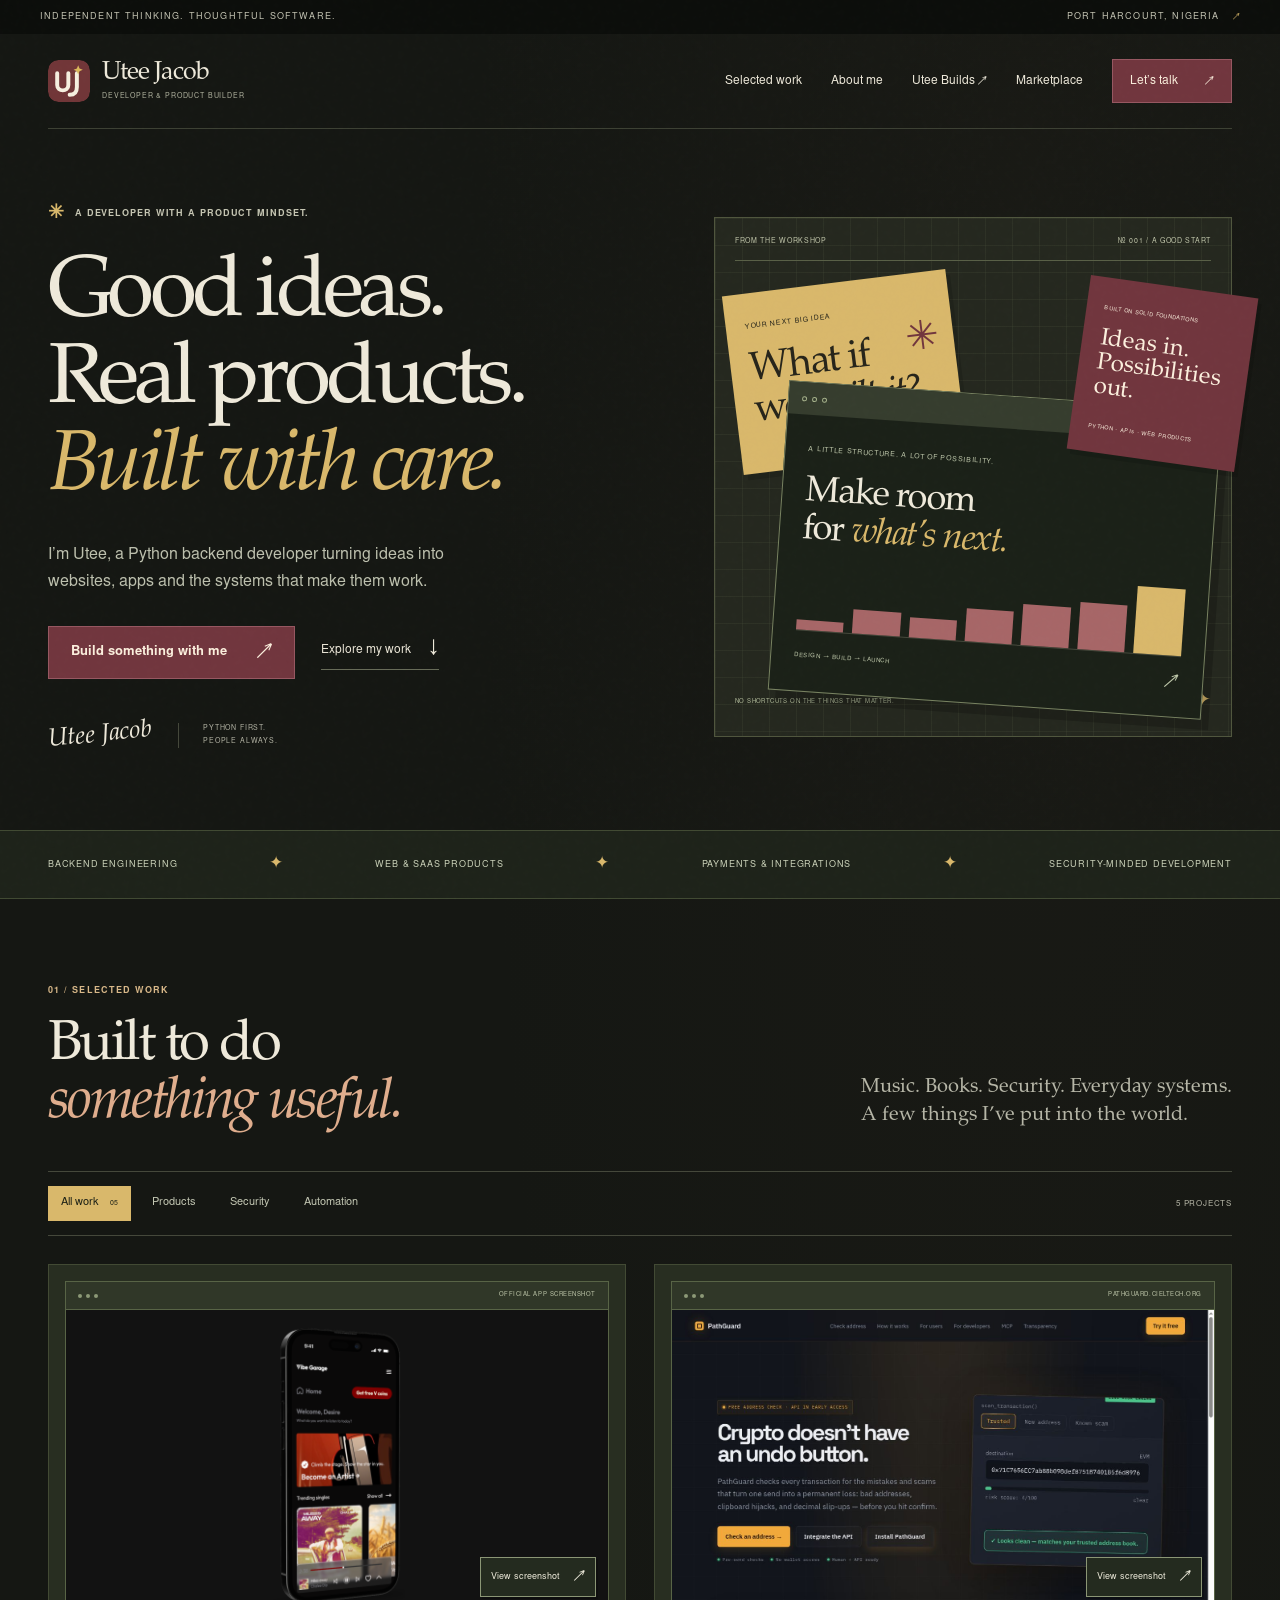
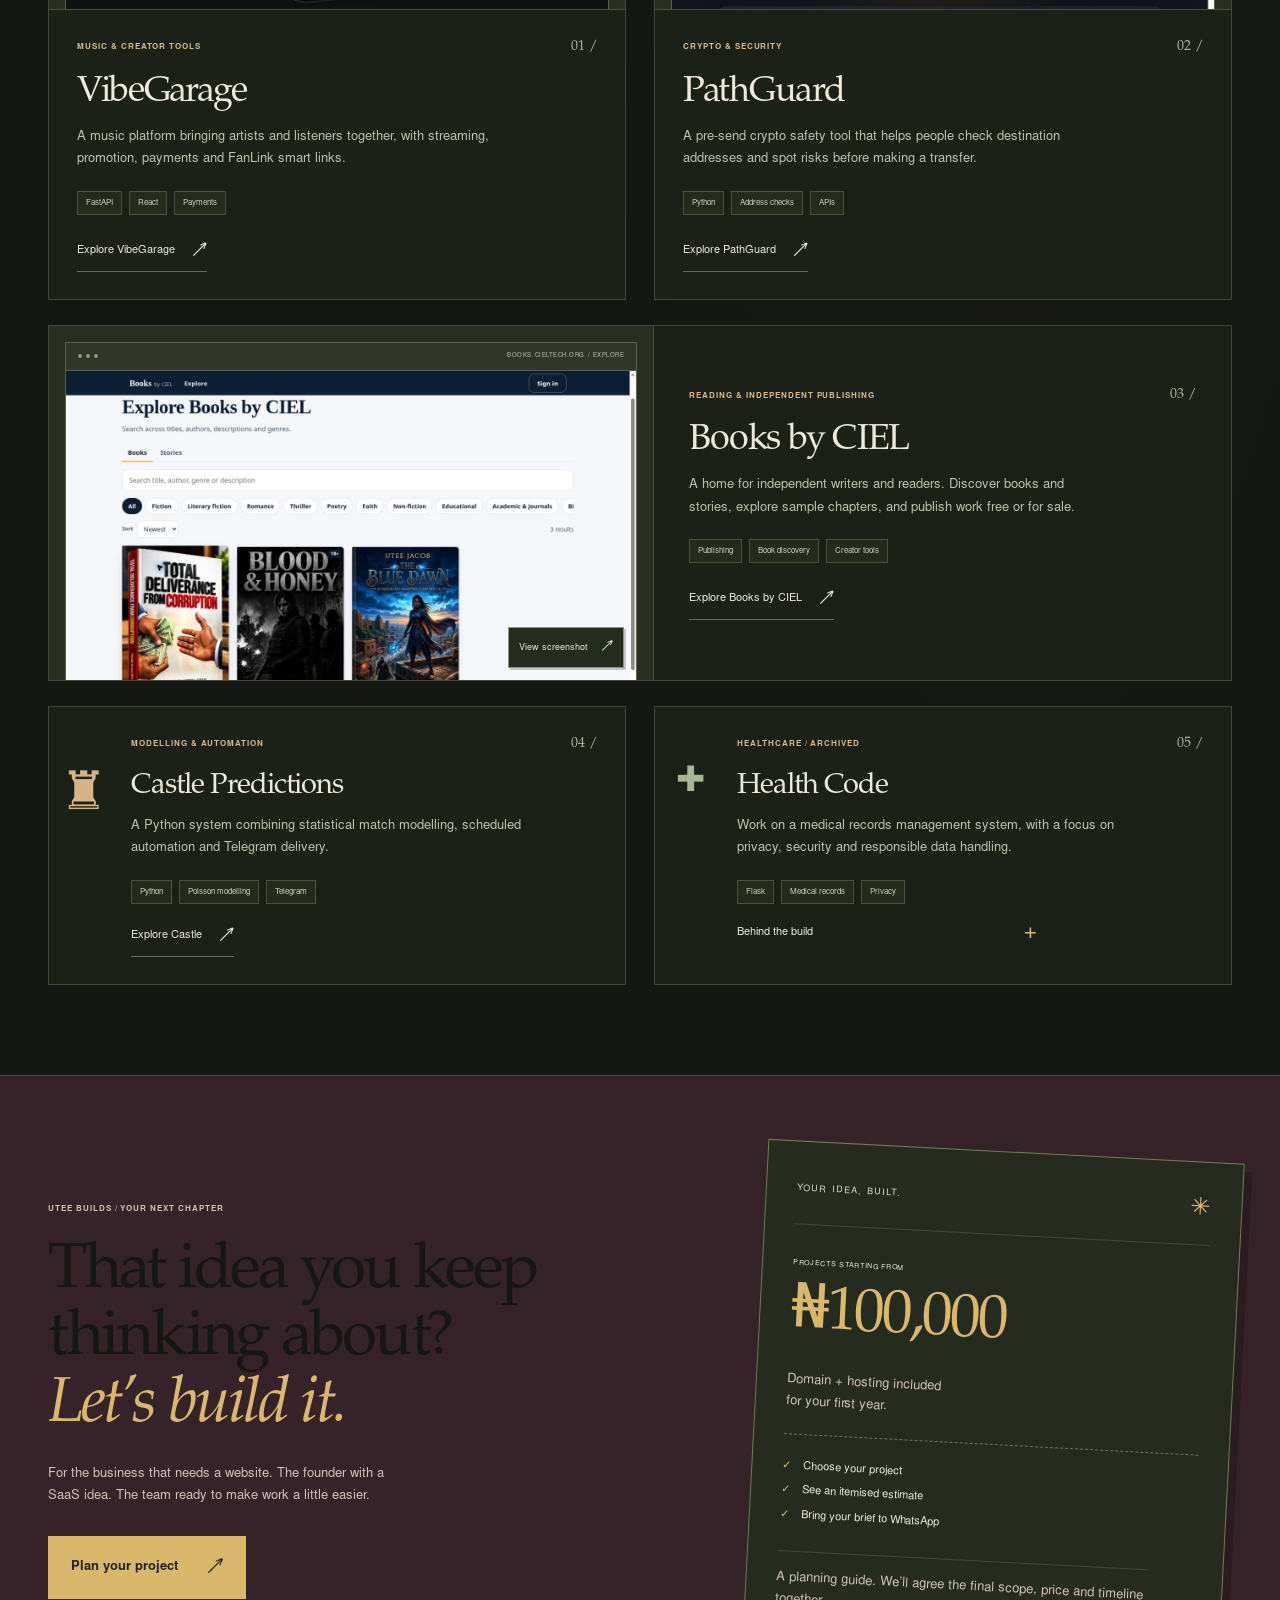
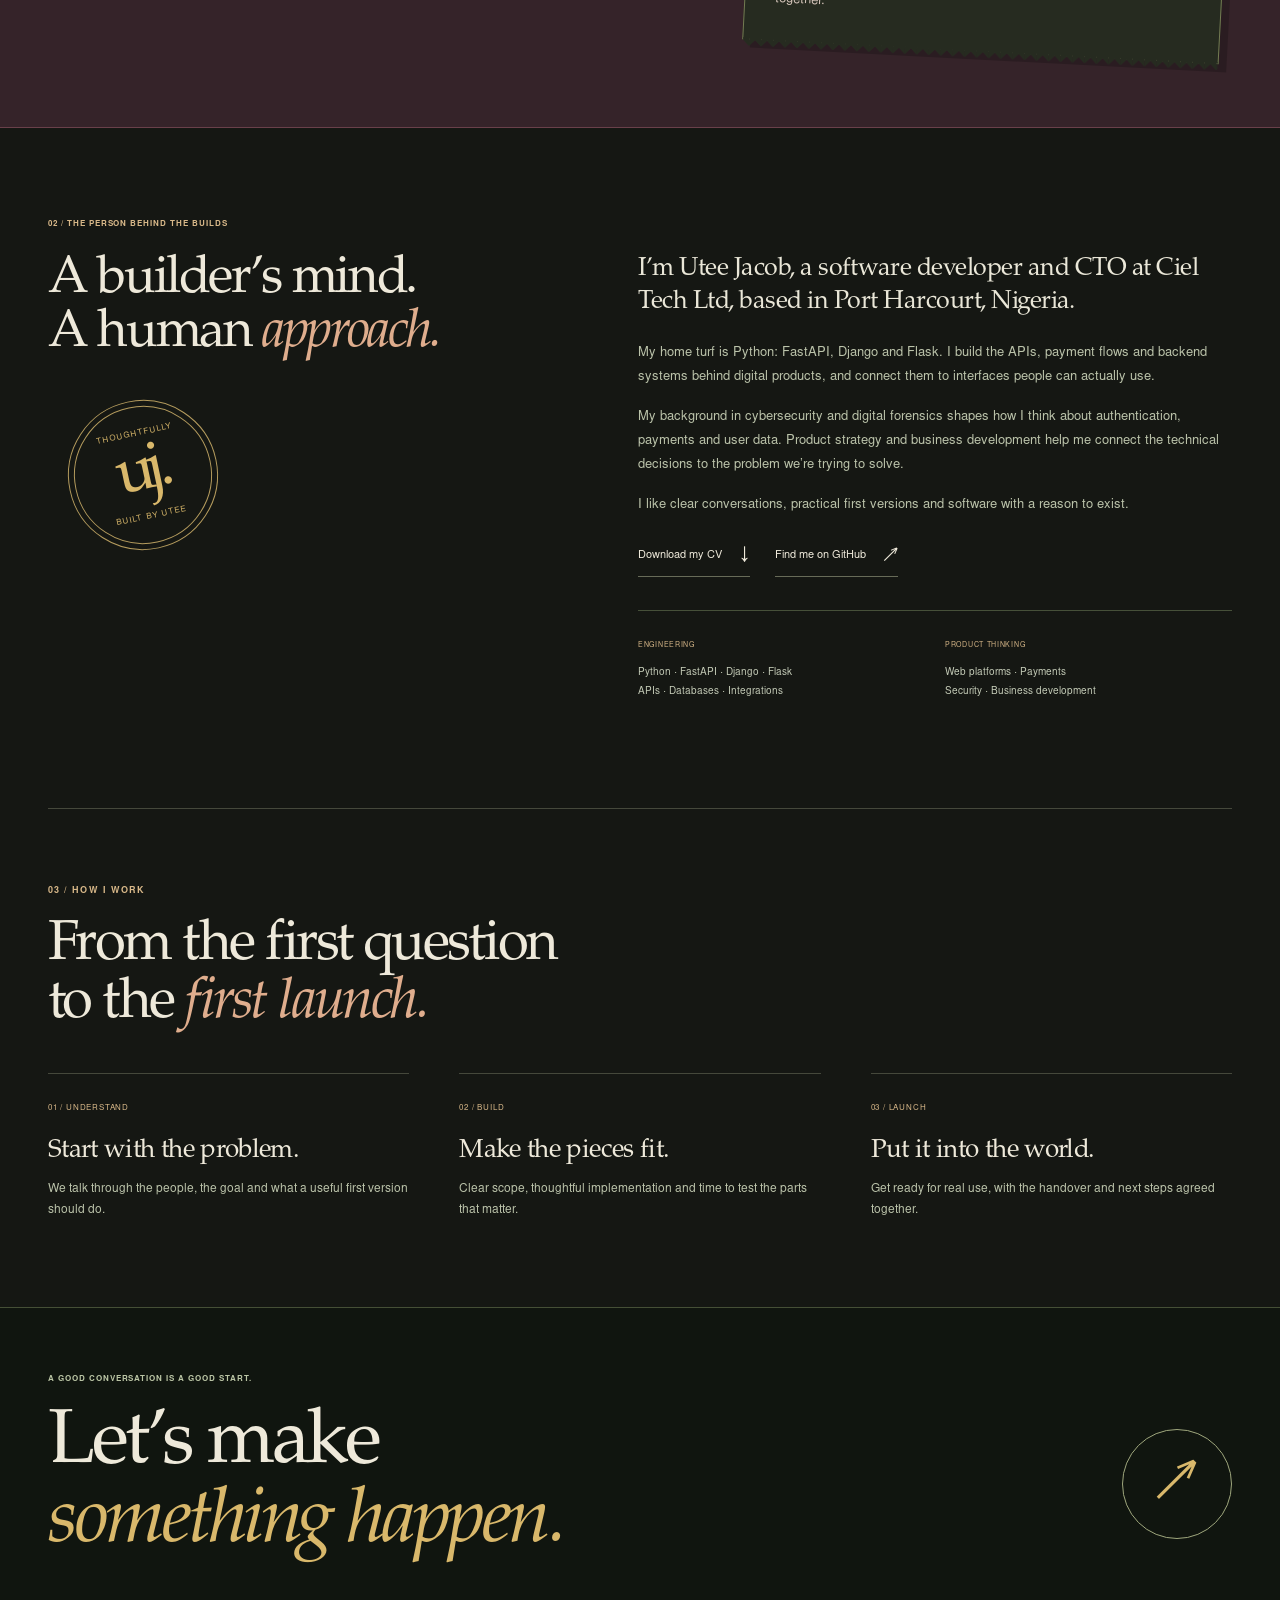
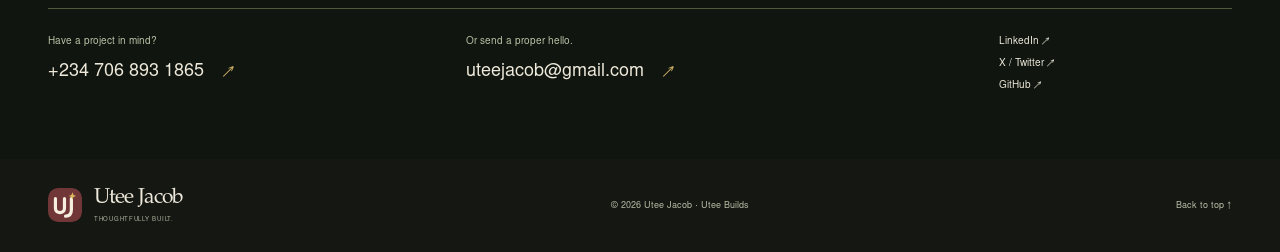
<file: index.html>
<!doctype html>
<html lang="en"><head><meta charset="utf-8"><meta name="viewport" content="width=device-width,initial-scale=1"><meta name="theme-color" content="#151713"><meta name="description" content="Utee Jacob — Python backend developer and CTO at Ciel Tech Ltd. Explore my work or plan your next website, app or SaaS product with Utee Builds."><title>Utee Jacob — Thoughtfully built.</title><meta name="author" content="Utee Jacob"><link rel="icon" href="assets/brand/favicon.svg" type="image/svg+xml"><link rel="icon" href="assets/brand/favicon-32.png" sizes="32x32"><link rel="apple-touch-icon" href="assets/brand/apple-touch-icon.png"><link rel="manifest" href="site.webmanifest"><link rel="stylesheet" href="builds/styles.css"><link rel="stylesheet" href="site.css"><script src="site.js" defer></script><link rel="stylesheet" href="dark.css">
<link rel="canonical" href="https://utee.github.io/">
<meta property="og:type" content="website">
<meta property="og:site_name" content="Utee Jacob | Utee Builds">
<meta property="og:locale" content="en_NG">
<meta property="og:title" content="Utee Jacob — Thoughtfully built.">
<meta property="og:description" content="Python backend developer and CTO at Ciel Tech Ltd. Explore my work or plan your next website, app or SaaS product.">
<meta property="og:url" content="https://utee.github.io/">
<meta property="og:image" content="https://utee.github.io/assets/social/utee-jacob-og.png">
<meta property="og:image:secure_url" content="https://utee.github.io/assets/social/utee-jacob-og.png">
<meta property="og:image:type" content="image/png">
<meta property="og:image:width" content="1200">
<meta property="og:image:height" content="630">
<meta property="og:image:alt" content="Utee Jacob — Good ideas. Real products. Built with care.">
<meta name="twitter:card" content="summary_large_image">
<meta name="twitter:site" content="@UtibeAbasiJacob">
<meta name="twitter:creator" content="@UtibeAbasiJacob">
<meta name="twitter:title" content="Utee Jacob — Thoughtfully built.">
<meta name="twitter:description" content="Python backend developer and CTO at Ciel Tech Ltd. Explore my work or plan your next website, app or SaaS product.">
<meta name="twitter:image" content="https://utee.github.io/assets/social/utee-jacob-og.png">
<meta name="twitter:image:alt" content="Utee Jacob — Good ideas. Real products. Built with care.">
</head>
<body class="portfolio-page"><a class="skip-link" href="#main">Skip to content</a><div class="studio-bar"><span>INDEPENDENT THINKING. THOUGHTFUL SOFTWARE.</span><span>PORT HARCOURT, NIGERIA <i aria-hidden="true">↗</i></span></div>
<header class="studio-header shell"><a href="./" class="studio-brand" aria-label="Utee Jacob home"><img src="assets/brand/favicon.svg" alt="" width="42" height="42"><span>Utee Jacob<small>DEVELOPER & PRODUCT BUILDER</small></span></a><button class="menu-toggle" type="button" aria-expanded="false" aria-controls="studio-nav">Menu <span aria-hidden="true">☰</span></button><nav class="studio-nav" id="studio-nav" aria-label="Main navigation"><a href="#work">Selected work</a><a href="#about">About me</a><a href="builds/">Utee Builds <span aria-hidden="true">↗</span></a><a href="marketplace/">Marketplace</a><a class="studio-nav-cta" href="#contact">Let’s talk <span aria-hidden="true">↗</span></a></nav></header>
<main id="main"><section class="portfolio-hero shell"><div class="hero-editorial"><p class="eyebrow"><span class="gold-star" aria-hidden="true">✳</span> A DEVELOPER WITH A PRODUCT MINDSET.</p><h1>Good ideas.<br>Real products.<br><em>Built with care.</em></h1><p class="hero-deck">I’m Utee, a Python backend developer turning ideas into websites, apps and the systems that make them work.</p><div class="hero-buttons"><a href="builds/" class="button primary">Build something with me <span aria-hidden="true">↗</span></a><a href="#work" class="underlined">Explore my work <span aria-hidden="true">↓</span></a></div><div class="hero-signoff"><span class="signature">Utee Jacob</span><span>PYTHON FIRST.<br>PEOPLE ALWAYS.</span></div></div>
<div class="studio-board" aria-label="Illustration of a product moving from an idea to a working system"><div class="board-top"><span>FROM THE WORKSHOP</span><span>№ 001 / A GOOD START</span></div><div class="board-note"><span>YOUR NEXT BIG IDEA</span><p>What if<br>we <em>built it?</em></p><span class="note-star" aria-hidden="true">✳</span></div><div class="window-study"><div class="window-top"><span><i></i><i></i><i></i></span><span>idea → product</span></div><div class="window-body"><span class="micro-label">A LITTLE STRUCTURE. A LOT OF POSSIBILITY.</span><div class="study-title">Make room<br>for <em>what’s next.</em></div><div class="study-chart" aria-hidden="true"><i></i><i></i><i></i><i></i><i></i><i></i><i></i></div><div class="study-bottom"><span>DESIGN → BUILD → LAUNCH</span><b>↗</b></div></div></div><div class="board-ticket"><span>BUILT ON SOLID FOUNDATIONS</span><strong>Ideas in.<br>Possibilities out.</strong><span>PYTHON · APIs · WEB PRODUCTS</span></div><div class="board-caption"><span>NO SHORTCUTS ON THE THINGS THAT MATTER.</span><span aria-hidden="true">✦</span></div></div></section>
<div class="specialties"><div class="shell"><span>BACKEND ENGINEERING</span><i>✦</i><span>WEB & SAAS PRODUCTS</span><i>✦</i><span>PAYMENTS & INTEGRATIONS</span><i>✦</i><span>SECURITY-MINDED DEVELOPMENT</span></div></div>
<section class="work-section shell" id="work" aria-labelledby="work-title"><div class="editorial-heading"><div><p class="eyebrow">01 / SELECTED WORK</p><h2 id="work-title">Built to do<br><em>something useful.</em></h2></div><p>Music. Books. Security. Everyday systems. <br>A few things I’ve put into the world.</p></div><div class="work-toolbar"><div class="work-filters" role="group" aria-label="Filter projects"><button type="button" data-filter="all" aria-pressed="true">All work <span>05</span></button><button type="button" data-filter="products" aria-pressed="false">Products</button><button type="button" data-filter="security" aria-pressed="false">Security</button><button type="button" data-filter="automation" aria-pressed="false">Automation</button></div><span class="micro-label" id="work-count" role="status">5 PROJECTS</span></div>
<div class="project-showcase">
<article class="work-card" data-category="products"><div class="product-screenshot mobile-product-shot"><div class="screenshot-bar"><span aria-hidden="true"><i></i><i></i><i></i></span><span>OFFICIAL APP SCREENSHOT</span></div><button type="button" class="screenshot-open" data-image="assets/work/vibegarage-app.svg" data-title="VibeGarage" aria-label="Enlarge VibeGarage screenshot"><img src="assets/work/vibegarage-app.svg" alt="VibeGarage product screenshot" loading="lazy" decoding="async"><span class="screenshot-zoom">View screenshot <span aria-hidden="true">↗</span></span></button></div><div class="work-card-body"><div class="work-card-top"><p class="eyebrow">MUSIC & CREATOR TOOLS</p><span>01 /</span></div><h3>VibeGarage</h3><p>A music platform bringing artists and listeners together, with streaming, promotion, payments and FanLink smart links.</p><div class="work-tags"><span>FastAPI</span><span>React</span><span>Payments</span></div><a class="underlined" href="https://vibegarage.app" target="_blank" rel="noopener noreferrer">Explore VibeGarage <span aria-hidden="true">↗</span></a></div></article>
<article class="work-card" data-category="security"><div class="product-screenshot "><div class="screenshot-bar"><span aria-hidden="true"><i></i><i></i><i></i></span><span>PATHGUARD.CIELTECH.ORG</span></div><button type="button" class="screenshot-open" data-image="assets/work/pathguard.jpg" data-title="PathGuard" aria-label="Enlarge PathGuard screenshot"><img src="assets/work/pathguard.jpg" alt="PathGuard product screenshot" loading="lazy" decoding="async"><span class="screenshot-zoom">View screenshot <span aria-hidden="true">↗</span></span></button></div><div class="work-card-body"><div class="work-card-top"><p class="eyebrow">CRYPTO & SECURITY</p><span>02 /</span></div><h3>PathGuard</h3><p>A pre-send crypto safety tool that helps people check destination addresses and spot risks before making a transfer.</p><div class="work-tags"><span>Python</span><span>Address checks</span><span>APIs</span></div><a class="underlined" href="https://pathguard.cieltech.org/" target="_blank" rel="noopener noreferrer">Explore PathGuard <span aria-hidden="true">↗</span></a></div></article>
<article class="work-card books-work-card" data-category="products"><div class="product-screenshot "><div class="screenshot-bar"><span aria-hidden="true"><i></i><i></i><i></i></span><span>BOOKS.CIELTECH.ORG / EXPLORE</span></div><button type="button" class="screenshot-open" data-image="assets/work/books-by-ciel.jpg" data-title="Books by CIEL" aria-label="Enlarge Books by CIEL screenshot"><img src="assets/work/books-by-ciel.jpg" alt="Books by CIEL product screenshot" loading="lazy" decoding="async"><span class="screenshot-zoom">View screenshot <span aria-hidden="true">↗</span></span></button></div><div class="work-card-body"><div class="work-card-top"><p class="eyebrow">READING & INDEPENDENT PUBLISHING</p><span>03 /</span></div><h3>Books by CIEL</h3><p>A home for independent writers and readers. Discover books and stories, explore sample chapters, and publish work free or for sale.</p><div class="work-tags"><span>Publishing</span><span>Book discovery</span><span>Creator tools</span></div><a class="underlined" href="https://books.cieltech.org/" target="_blank" rel="noopener noreferrer">Explore Books by CIEL <span aria-hidden="true">↗</span></a></div></article>
<article class="work-card compact-card" data-category="automation"><div class="compact-symbol" aria-hidden="true">♜</div><div class="work-card-body"><div class="work-card-top"><p class="eyebrow">MODELLING & AUTOMATION</p><span>04 /</span></div><h3>Castle Predictions</h3><p>A Python system combining statistical match modelling, scheduled automation and Telegram delivery.</p><div class="work-tags"><span>Python</span><span>Poisson modelling</span><span>Telegram</span></div><a class="underlined" href="https://t.me/UcastleBot" target="_blank" rel="noopener noreferrer">Explore Castle <span aria-hidden="true">↗</span></a></div></article>
<article class="work-card compact-card" data-category="products"><div class="compact-symbol archive-symbol" aria-hidden="true">✚</div><div class="work-card-body"><div class="work-card-top"><p class="eyebrow">HEALTHCARE / ARCHIVED</p><span>05 /</span></div><h3>Health Code</h3><p>Work on a medical records management system, with a focus on privacy, security and responsible data handling.</p><div class="work-tags"><span>Flask</span><span>Medical records</span><span>Privacy</span></div><details><summary>Behind the build <span aria-hidden="true">+</span></summary><p>Contract work on Health Code Medical Archive, contributing to a system for managing medical records with a cybersecurity focus.</p></details></div></article>
</div></section>
<section class="build-invitation" aria-labelledby="invitation-title"><div class="shell invitation-layout"><div><p class="eyebrow">UTEE BUILDS / YOUR NEXT CHAPTER</p><h2 id="invitation-title">That idea you keep<br>thinking about?<br><em>Let’s build it.</em></h2><p>For the business that needs a website. The founder with a SaaS idea. The team ready to make work a little easier.</p><a href="builds/" class="button gold-button">Plan your project <span aria-hidden="true">↗</span></a></div><div class="invitation-ticket"><div class="ticket-head"><span>YOUR IDEA, BUILT.</span><span aria-hidden="true">✳</span></div><span class="micro-label">PROJECTS STARTING FROM</span><strong>₦100,000</strong><p>Domain + hosting included<br>for your first year.</p><div class="ticket-rule"></div><ul><li>Choose your project</li><li>See an itemised estimate</li><li>Bring your brief to WhatsApp</li></ul><p class="ticket-note">A planning guide. We’ll agree the final scope, price and timeline together.</p></div></div></section>
<section class="about-section shell" id="about" aria-labelledby="about-title"><div class="about-left"><p class="eyebrow">02 / THE PERSON BEHIND THE BUILDS</p><h2 id="about-title">A builder’s mind.<br>A human <em>approach.</em></h2><div class="about-seal" aria-hidden="true"><span>THOUGHTFULLY</span><b>uj.</b><span>BUILT BY UTEE</span></div></div><div class="about-copy"><p class="about-lead">I’m Utee Jacob, a software developer and CTO at Ciel Tech Ltd, based in Port Harcourt, Nigeria.</p><p>My home turf is Python: FastAPI, Django and Flask. I build the APIs, payment flows and backend systems behind digital products, and connect them to interfaces people can actually use.</p><p>My background in cybersecurity and digital forensics shapes how I think about authentication, payments and user data. Product strategy and business development help me connect the technical decisions to the problem we’re trying to solve.</p><p>I like clear conversations, practical first versions and software with a reason to exist.</p><div class="about-links"><a href="assets/Utee_Jacob_CV.pdf" download class="underlined">Download my CV <span aria-hidden="true">↓</span></a><a href="https://github.com/Utee" target="_blank" rel="noopener noreferrer" class="underlined">Find me on GitHub <span aria-hidden="true">↗</span></a></div><div class="capabilities"><div><span>ENGINEERING</span><p>Python · FastAPI · Django · Flask<br>APIs · Databases · Integrations</p></div><div><span>PRODUCT THINKING</span><p>Web platforms · Payments<br>Security · Business development</p></div></div></div></section>
<section class="working-section shell" aria-labelledby="working-title"><div class="editorial-heading"><div><p class="eyebrow">03 / HOW I WORK</p><h2 id="working-title">From the first question<br>to the <em>first launch.</em></h2></div></div><div class="working-grid"><article><span>01 / UNDERSTAND</span><h3>Start with the problem.</h3><p>We talk through the people, the goal and what a useful first version should do.</p></article><article><span>02 / BUILD</span><h3>Make the pieces fit.</h3><p>Clear scope, thoughtful implementation and time to test the parts that matter.</p></article><article><span>03 / LAUNCH</span><h3>Put it into the world.</h3><p>Get ready for real use, with the handover and next steps agreed together.</p></article></div></section>
<section class="studio-contact" id="contact" aria-labelledby="contact-title"><div class="shell"><p class="eyebrow">A GOOD CONVERSATION IS A GOOD START.</p><div class="contact-head"><h2 id="contact-title">Let’s make<br><em>something happen.</em></h2><a href="builds/" class="contact-round" aria-label="Plan a project with Utee"><span aria-hidden="true">↗</span></a></div><div class="contact-bottom"><div><p>Have a project in mind?</p><a href="https://wa.me/2347068931865" target="_blank" rel="noopener noreferrer">+234 706 893 1865 <span aria-hidden="true">↗</span></a></div><div><p>Or send a proper hello.</p><a href="mailto:uteejacob@gmail.com">uteejacob@gmail.com <span aria-hidden="true">↗</span></a></div><div class="social-links"><a href="https://www.linkedin.com/in/uteejacob/" target="_blank" rel="noopener noreferrer">LinkedIn ↗</a><a href="https://x.com/UtibeAbasiJacob" target="_blank" rel="noopener noreferrer">X / Twitter ↗</a><a href="https://github.com/Utee" target="_blank" rel="noopener noreferrer">GitHub ↗</a></div></div></div></section></main><dialog class="screenshot-viewer" id="screenshot-viewer" aria-labelledby="screenshot-title"><div class="screenshot-viewer-head"><div><span class="micro-label">A LOOK AT THE PRODUCT</span><h2 id="screenshot-title">Product screenshot</h2></div><button type="button" class="viewer-close" aria-label="Close screenshot">Close <span aria-hidden="true">×</span></button></div><div class="screenshot-viewer-image"><img id="viewer-image" alt=""></div><div class="viewer-footer"><p class="viewer-note">Public product screen. Interfaces may change as the product evolves.</p><a id="viewer-fullsize" class="underlined" target="_blank" rel="noopener noreferrer">Open full-size image ↗</a></div></dialog>
<footer class="studio-footer shell"><a class="studio-brand" href="./"><img src="assets/brand/favicon.svg" alt="" width="34" height="34"><span>Utee Jacob<small>THOUGHTFULLY BUILT.</small></span></a><p>© <span data-year>2026</span> Utee Jacob · Utee Builds</p><a href="#main">Back to top ↑</a></footer></body></html>
</file>
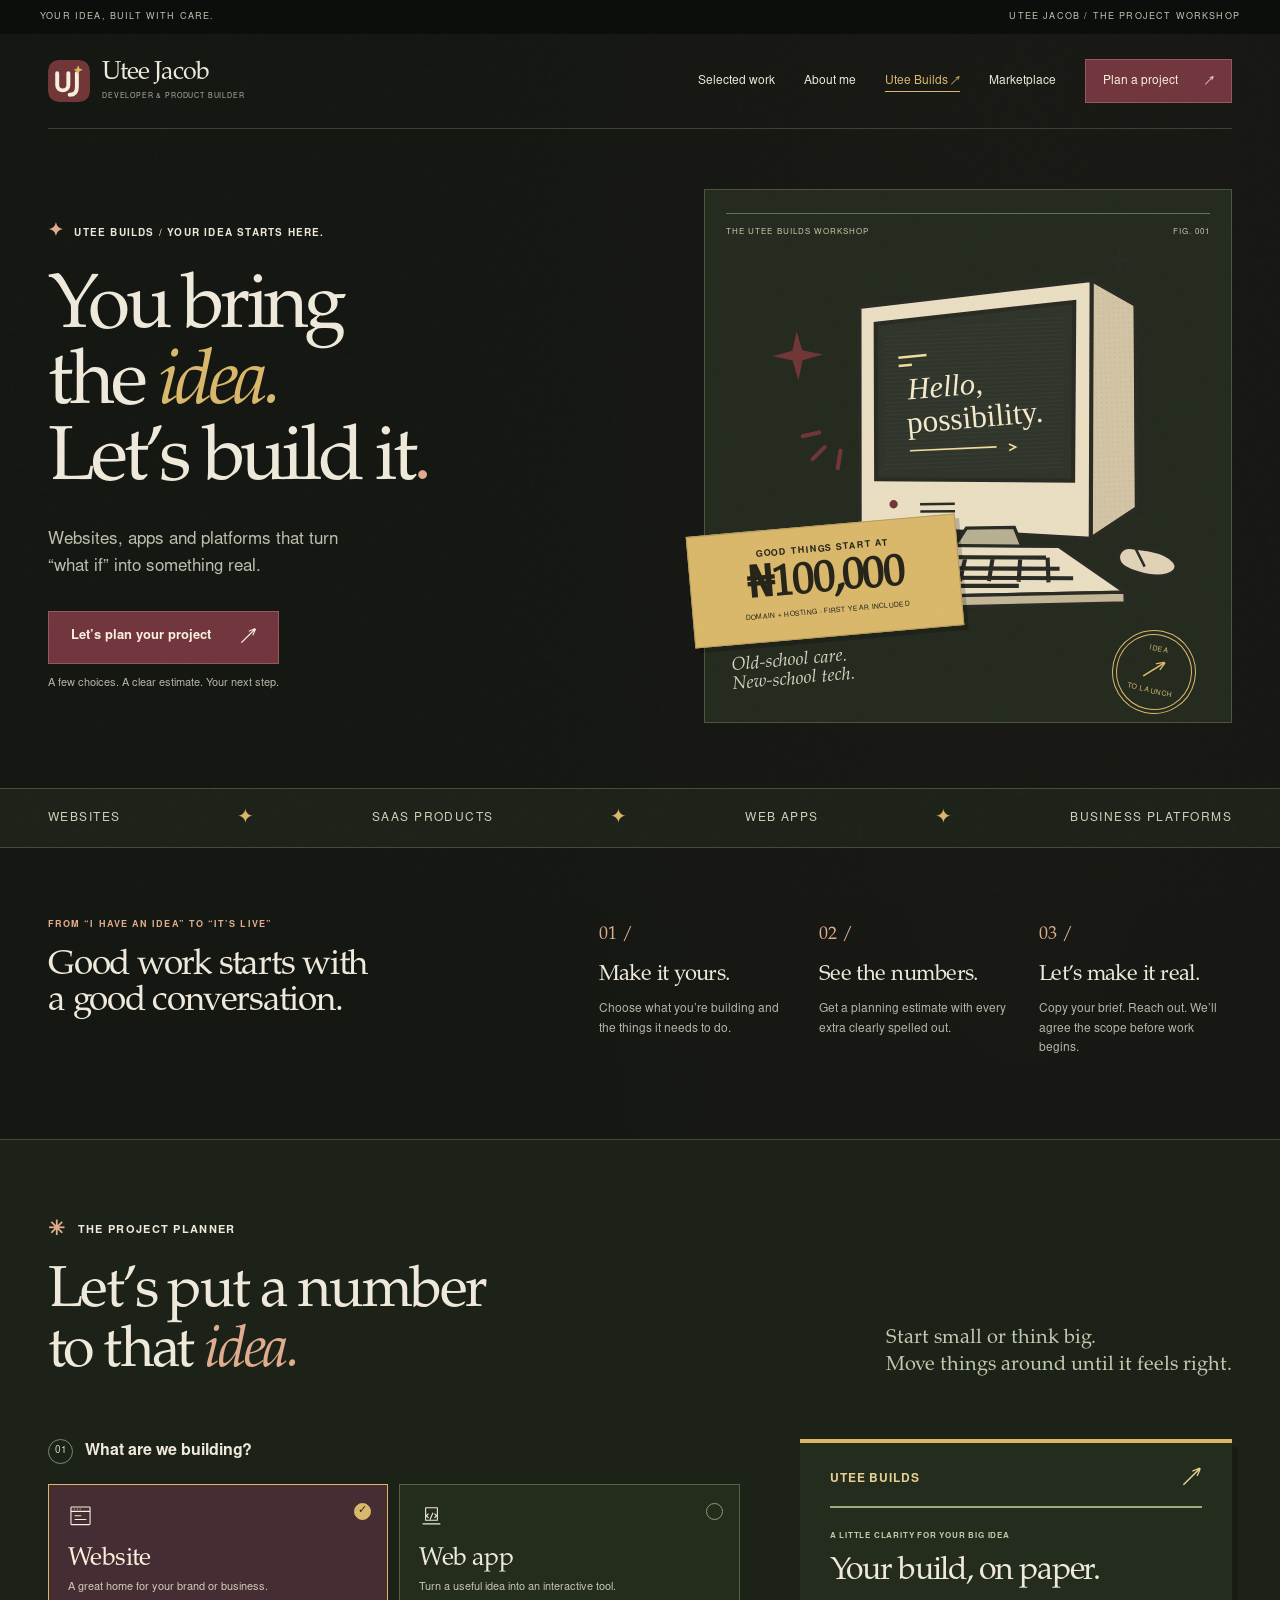
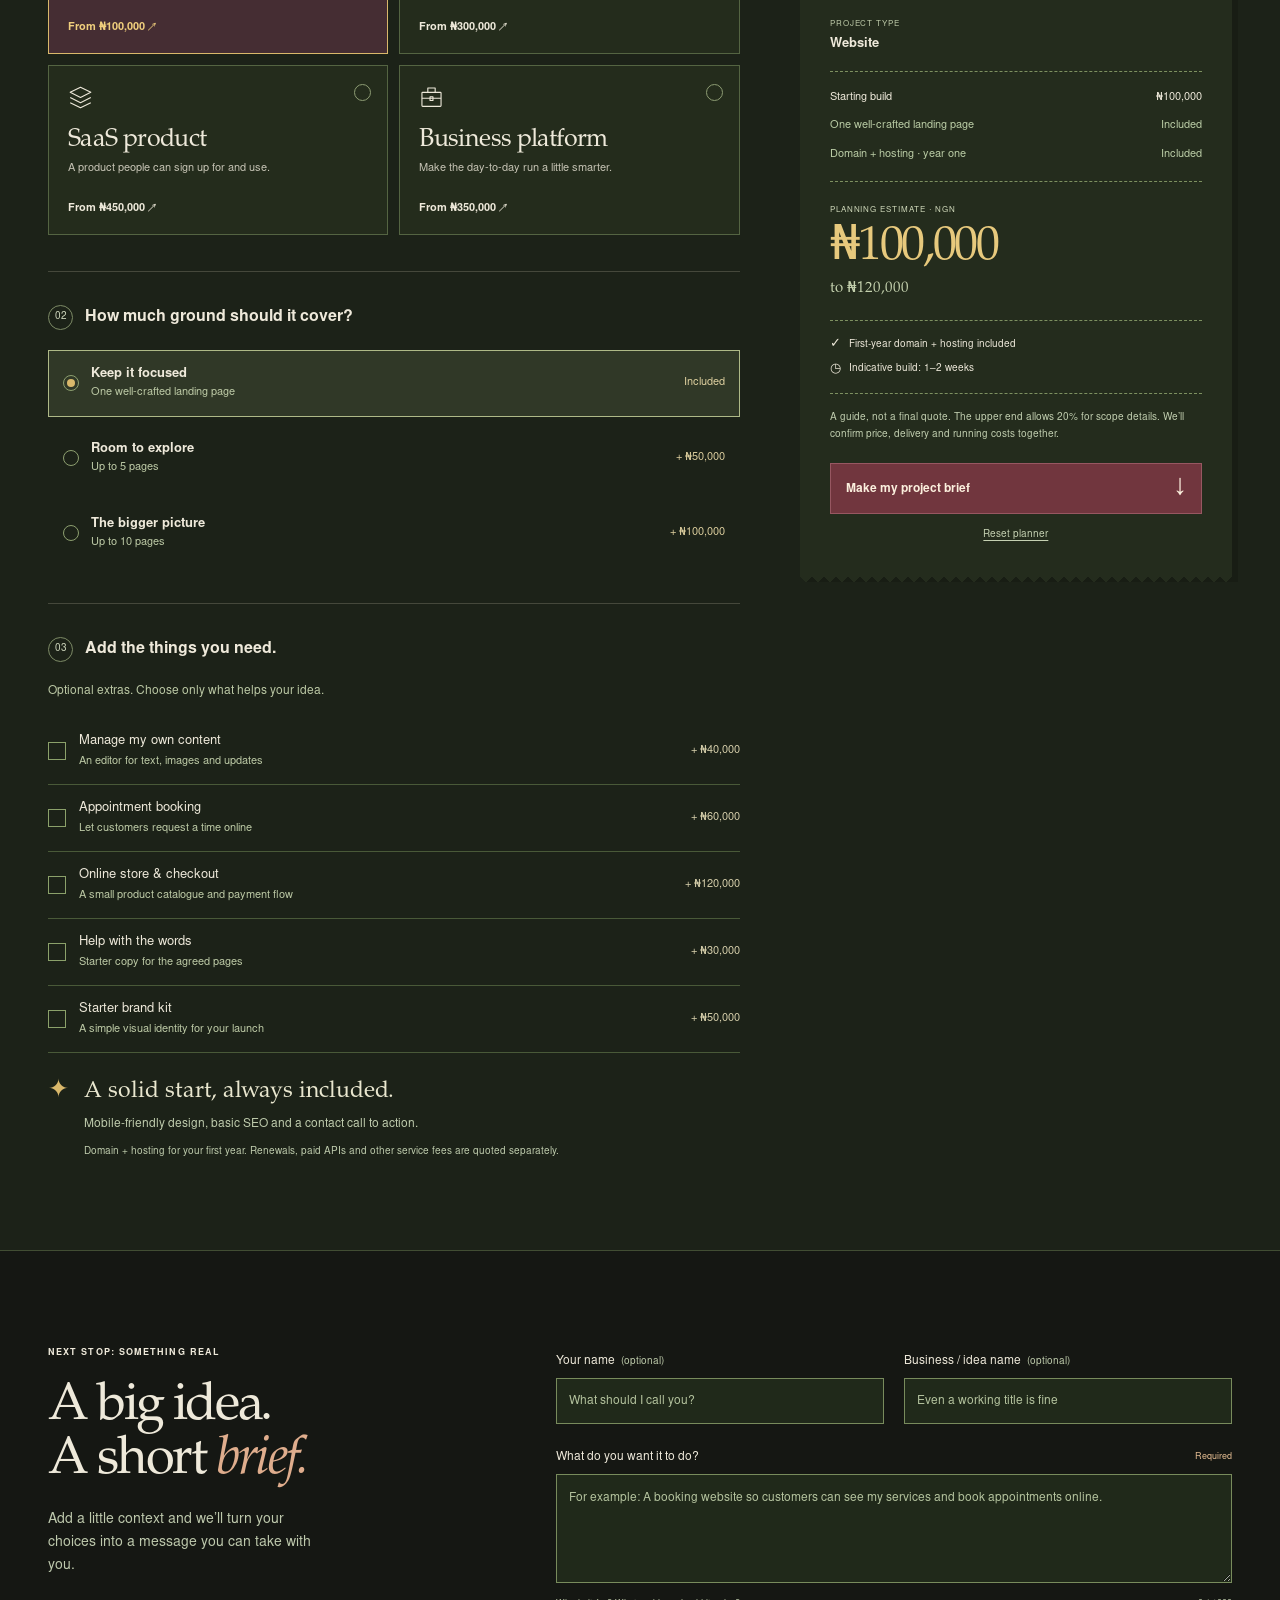
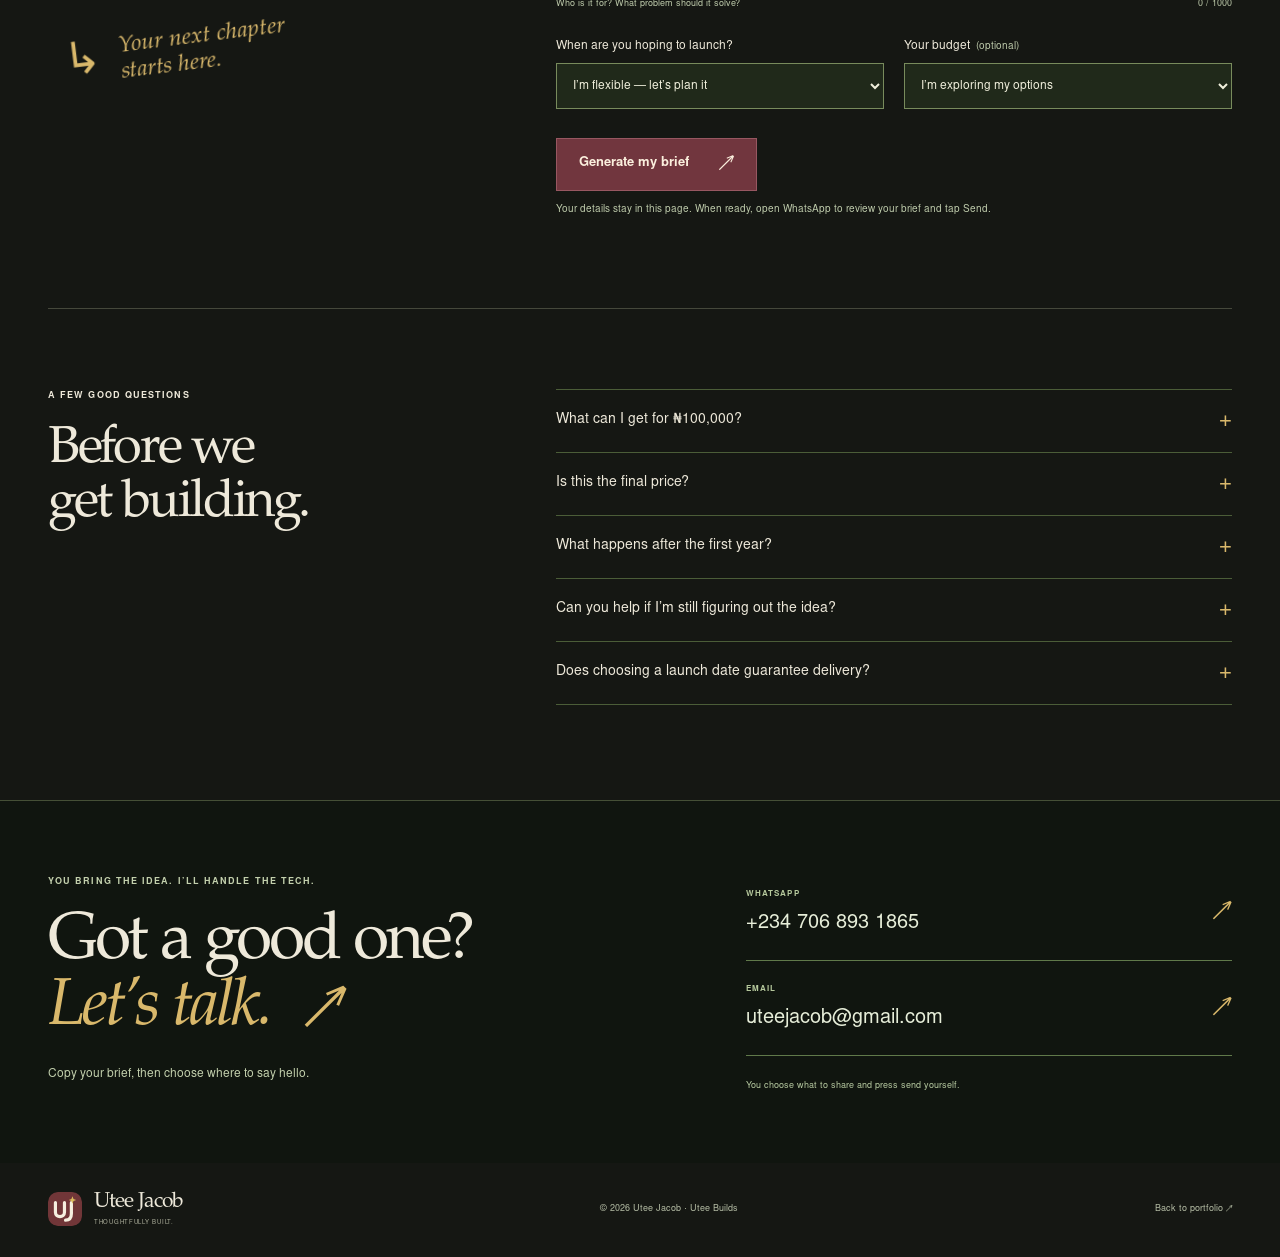
<file: builds/index.html>
<!doctype html>
<html lang="en">
<head>
  <meta charset="utf-8">
  <meta name="viewport" content="width=device-width,initial-scale=1">
  <meta name="theme-color" content="#151713">
  <meta name="description" content="Got an idea? Let's build it. Plan your website, SaaS or business platform with Utee Builds. Projects from ₦100,000, including a domain and hosting for the first year.">
  <title>Utee Builds — Your idea, built.</title><meta name="author" content="Utee Jacob">
  <link rel="icon" href="../assets/brand/favicon.svg" type="image/svg+xml"><link rel="icon" href="../assets/brand/favicon-32.png" sizes="32x32"><link rel="apple-touch-icon" href="../assets/brand/apple-touch-icon.png"><link rel="manifest" href="../site.webmanifest">
  <link rel="stylesheet" href="styles.css"><link rel="stylesheet" href="../site.css"><script src="../site.js" defer></script>
  <script type="module" src="app.js"></script>
<link rel="stylesheet" href="../dark.css">
<link rel="canonical" href="https://utee.github.io/builds/">
<meta property="og:type" content="website">
<meta property="og:site_name" content="Utee Jacob | Utee Builds">
<meta property="og:locale" content="en_NG">
<meta property="og:title" content="Utee Builds — Your idea, built.">
<meta property="og:description" content="Plan your website, web app, SaaS or business platform. Projects from ₦100,000, including domain and hosting for the first year.">
<meta property="og:url" content="https://utee.github.io/builds/">
<meta property="og:image" content="https://utee.github.io/assets/social/utee-builds-og.png">
<meta property="og:image:secure_url" content="https://utee.github.io/assets/social/utee-builds-og.png">
<meta property="og:image:type" content="image/png">
<meta property="og:image:width" content="1200">
<meta property="og:image:height" content="630">
<meta property="og:image:alt" content="Utee Builds — Your idea. Let’s build it. Projects from ₦100,000 with first-year domain and hosting included.">
<meta name="twitter:card" content="summary_large_image">
<meta name="twitter:site" content="@UtibeAbasiJacob">
<meta name="twitter:creator" content="@UtibeAbasiJacob">
<meta name="twitter:title" content="Utee Builds — Your idea, built.">
<meta name="twitter:description" content="Plan your website, web app, SaaS or business platform. Projects from ₦100,000, including domain and hosting for the first year.">
<meta name="twitter:image" content="https://utee.github.io/assets/social/utee-builds-og.png">
<meta name="twitter:image:alt" content="Utee Builds — Your idea. Let’s build it. Projects from ₦100,000 with first-year domain and hosting included.">
</head>
<body class="planner-page">
  <a class="skip-link" href="#main">Skip to content</a>
<div class="studio-bar"><span>YOUR IDEA, BUILT WITH CARE.</span><span>UTEE JACOB / THE PROJECT WORKSHOP</span></div>
<header class="studio-header shell"><a href="../" class="studio-brand" aria-label="Utee Jacob home"><img src="../assets/brand/favicon.svg" alt="" width="42" height="42"><span>Utee Jacob<small>DEVELOPER & PRODUCT BUILDER</small></span></a><button class="menu-toggle" type="button" aria-expanded="false" aria-controls="studio-nav">Menu <span aria-hidden="true">☰</span></button><nav class="studio-nav" id="studio-nav" aria-label="Main navigation"><a href="../#work">Selected work</a><a href="../#about">About me</a><a href="./" aria-current="page">Utee Builds ↗</a><a href="../marketplace/">Marketplace</a><a class="studio-nav-cta" href="#project-builder">Plan a project <span aria-hidden="true">↗</span></a></nav></header>
  <main id="main">
    <section class="hero shell" aria-labelledby="hero-title">
      <div class="hero-copy">
        <p class="eyebrow"><span class="small-star" aria-hidden="true">✦</span> UTEE BUILDS / YOUR IDEA STARTS HERE.</p>
        <h1 id="hero-title">You bring<br>the <em>idea.</em><br>Let’s build it<span class="rust">.</span></h1>
        <p class="hero-description">Websites, apps and platforms that turn<br class="desktop-break"> “what if” into something real.</p>
        <a class="button primary" href="#project-builder">Let’s plan your project <span aria-hidden="true">↗</span></a>
        <p class="hero-footnote">A few choices. A clear estimate. Your next step.</p>
      </div>
      <div class="hero-art">
        <div class="art-caption"><span>THE UTEE BUILDS WORKSHOP</span><span>FIG. 001</span></div>
        <svg class="computer" viewBox="0 0 600 465" fill="none" role="img" aria-labelledby="computer-title">
          <title id="computer-title">An illustrated vintage computer turning a bright idea into a digital product</title>
          <defs><pattern id="dots" x="0" y="0" width="6" height="6" patternUnits="userSpaceOnUse"><circle cx="1" cy="1" r=".7" fill="#202f2a" opacity=".17"/></pattern><pattern id="lines" width="4" height="5" patternUnits="userSpaceOnUse"><path d="M0 1h4" stroke="#f2ecd8" opacity=".05"/></pattern></defs>
          <ellipse cx="313" cy="418" rx="243" ry="22" fill="url(#dots)"/>
          <path d="m174 79 282-23 52 32-7 246-57 35-279-25Z" fill="#d3c4a5" stroke="#2a2b24" stroke-width="5" stroke-linejoin="round"/>
          <path d="m456 56-12 313 57-35 7-246Z" fill="url(#dots)" stroke="#2a2b24" stroke-width="4"/>
          <path d="m174 79 282-23-12 313-279-25Z" fill="#e9ddc2" stroke="#2a2b24" stroke-width="5"/>
          <path d="m193 100 241-18-9 216-238-10Z" fill="#30352b" stroke="#2a2b24" stroke-width="5"/>
          <path d="m203 112 219-16-8 190-216-8Z" fill="#30352b"/>
          <path d="m203 112 219-16-8 190-216-8Z" fill="url(#lines)"/>
          <path d="m219 142 34-2m-34 12 16-1" stroke="#f0dd9c" stroke-width="3"/>
          <text x="229" y="193" fill="#f4e9cb" font-family="Georgia,serif" font-style="italic" font-size="37" transform="rotate(-3 229 193)">Hello,</text>
          <text x="227" y="234" fill="#f4e9cb" font-family="Georgia,serif" font-size="38" transform="rotate(-3 227 234)">possibility.</text>
          <path d="m229 255 105-1" stroke="#f0dd9c" stroke-width="2"/><path d="m349 251 8 4-8 4" stroke="#f0dd9c" stroke-width="2"/>
          <circle cx="207" cy="319" r="5" fill="#713638"/><path d="m239 320 42 1m-42 8 42 1" stroke="#2a2b24" stroke-width="3"/>
          <path d="m294 351 58 1 10 28-87-2Z" fill="#b8b093" stroke="#2a2b24" stroke-width="4"/>
          <path d="m130 365 275 12 78 58-355-5-44-24Z" fill="#e9ddc2" stroke="#2a2b24" stroke-width="4" stroke-linejoin="round"/>
          <path d="m84 406 44 24 355 5v13l-354-4-45-24Z" fill="#c3b797" stroke="#2a2b24" stroke-width="4"/>
          <path d="m139 380 250 10m-269 3 285 11m-271 1 287 11m-268 0 202 7m-189-43-16 29m46-28-14 29m45-28-12 30m44-29-10 30m43-28-8 30m41-29-6 30m39-28-3 30m36-28v30" stroke="#2a2b24" stroke-width="5"/>
          <path d="m491 381 23 4c30 7 43 24 21 31-19 5-56-8-58-20-2-8 5-16 14-15Z" fill="#dfd2b6" stroke="#2a2b24" stroke-width="4"/><path d="m497 381 11 24m-10-27c-8-16-2-24 11-34" stroke="#2a2b24" stroke-width="3"/>
          <path d="m97 106 6 23 25 6-25 6-6 24-6-24-24-6 24-6Z" fill="#713638"/>
          <path d="m491 15 3 15 15 4-15 4-3 15-4-15-15-4 15-4Z" fill="#2a2b24"/>
          <path d="m126 247-15 14m9-32-20 4m45 19-4 21" stroke="#713638" stroke-width="5" stroke-linecap="round"/>
        </svg>
        <div class="price-sticker"><span>GOOD THINGS START AT</span><strong>₦100,000</strong><span>DOMAIN + HOSTING · FIRST YEAR INCLUDED</span></div>
        <div class="art-bottom"><span class="handwritten">Old-school care.<br>New-school tech.</span><span class="round-seal" aria-hidden="true">IDEA<br><b>↗</b><br>TO LAUNCH</span></div>
      </div>
    </section>
    <div class="ticker" aria-label="Website, SaaS product, web app and business platform development"><div class="shell ticker-inner"><span>WEBSITES</span><i aria-hidden="true">✦</i><span>SAAS PRODUCTS</span><i aria-hidden="true">✦</i><span>WEB APPS</span><i aria-hidden="true">✦</i><span>BUSINESS PLATFORMS</span></div></div>
    <section class="process shell" id="how-it-works" aria-labelledby="process-title">
      <div class="section-intro"><p class="eyebrow">FROM “I HAVE AN IDEA” TO “IT’S LIVE”</p><h2 id="process-title">Good work starts with<br>a good conversation.</h2></div>
      <div class="process-steps"><article><span class="step-no">01 /</span><h3>Make it yours.</h3><p>Choose what you’re building and the things it needs to do.</p></article><article><span class="step-no">02 /</span><h3>See the numbers.</h3><p>Get a planning estimate with every extra clearly spelled out.</p></article><article><span class="step-no">03 /</span><h3>Let’s make it real.</h3><p>Copy your brief. Reach out. We’ll agree the scope before work begins.</p></article></div>
    </section>
    <section class="builder-profile shell" aria-labelledby="profile-title"><div class="profile-monogram" aria-hidden="true">uj<span>✳</span></div><div><p class="eyebrow">MEET YOUR BUILDER</p><h2 id="profile-title">Hi, I’m Utee. Let’s make it work.</h2><p>A Python backend developer and CTO at Ciel Tech Ltd, building across web products, payments and security. My work includes VibeGarage and PathGuard. I bring that same care to your next idea.</p></div><a href="https://github.com/Utee" target="_blank" rel="noopener noreferrer" class="profile-link">Explore my work <span aria-hidden="true">↗</span></a></section>
    <section class="builder-section" id="project-builder" aria-labelledby="builder-title">
      <div class="shell">
        <div class="builder-heading"><div><p class="eyebrow"><span aria-hidden="true">✳</span> THE PROJECT PLANNER</p><h2 id="builder-title">Let’s put a number<br>to that <em>idea.</em></h2></div><p>Start small or think big. <br>Move things around until it feels right.</p></div>
        <div class="builder-layout">
          <div class="builder-controls">
            <fieldset class="project-fieldset"><legend><span class="section-number">01</span> What are we building?</legend><div class="project-grid" id="project-types"></div></fieldset>
            <fieldset class="scope-fieldset"><legend><span class="section-number">02</span> How much ground should it cover?</legend><div id="scope-options" class="scope-options"></div></fieldset>
            <fieldset class="features-fieldset"><legend><span class="section-number">03</span> Add the things you need.</legend><p class="field-help">Optional extras. Choose only what helps your idea.</p><div id="feature-options" class="feature-options"></div></fieldset>
            <div class="included-panel"><span class="included-icon" aria-hidden="true">✦</span><div><h3>A solid start, always included.</h3><p id="included-features"></p><p class="hosting-note">Domain + hosting for your first year. Renewals, paid APIs and other service fees are quoted separately.</p></div></div>
          </div>
          <aside class="estimate" aria-labelledby="estimate-title">
            <div class="receipt-top"><span>UTEE BUILDS</span><span aria-hidden="true">↗</span></div><p class="eyebrow">A LITTLE CLARITY FOR YOUR BIG IDEA</p><h3 id="estimate-title">Your build, on paper.</h3>
            <div class="receipt-meta"><span>PROJECT TYPE</span><strong id="estimate-project"></strong></div>
            <div id="estimate-lines" class="estimate-lines"></div>
            <div class="receipt-total" aria-live="polite" aria-atomic="true"><span>PLANNING ESTIMATE · NGN</span><strong id="estimate-low"></strong><p>to <b id="estimate-high"></b></p></div>
            <div class="estimate-context"><p><span aria-hidden="true">✓</span> First-year domain + hosting included</p><p><span aria-hidden="true">◷</span> <span id="build-window"></span></p></div>
            <p class="estimate-disclaimer">A guide, not a final quote. The upper end allows 20% for scope details. We’ll confirm price, delivery and running costs together.</p>
            <a href="#brief-section" class="button primary receipt-cta">Make my project brief <span aria-hidden="true">↓</span></a>
            <button type="button" id="reset-project" class="text-button">Reset planner</button><span class="receipt-tear" aria-hidden="true"></span>
          </aside>
        </div>
      </div>
    </section>
    <section class="brief-section shell" id="brief-section" aria-labelledby="brief-title">
      <div class="brief-intro"><p class="eyebrow">NEXT STOP: SOMETHING REAL</p><h2 id="brief-title">A big idea.<br>A short <em>brief.</em></h2><p>Add a little context and we’ll turn your choices into a message you can take with you.</p><div class="margin-note"><span aria-hidden="true">↳</span> Your next chapter<br>starts here.</div></div>
      <form id="brief-form" class="brief-form">
        <div class="form-row"><div><label for="client-name">Your name <span>(optional)</span></label><input id="client-name" name="clientName" autocomplete="name" maxlength="80" placeholder="What should I call you?"></div><div><label for="business-name">Business / idea name <span>(optional)</span></label><input id="business-name" name="businessName" autocomplete="organization" maxlength="100" placeholder="Even a working title is fine"></div></div>
        <label for="project-goal">What do you want it to do? <span class="required-note">Required</span></label><textarea id="project-goal" name="goal" rows="4" maxlength="1000" required placeholder="For example: A booking website so customers can see my services and book appointments online."></textarea><div class="input-meta"><span>Who is it for? What problem should it solve?</span><span id="goal-count">0 / 1000</span></div>
        <div class="form-row"><div><label for="timeline">When are you hoping to launch?</label><select id="timeline" name="timeline"><option value="flexible">I’m flexible — let’s plan it</option><option value="soon">As soon as practical</option><option value="month">Within the next month</option><option value="quarter">In the next 2–3 months</option></select></div><div><label for="budget">Your budget <span>(optional)</span></label><select id="budget" name="budget"><option value="unsure">I’m exploring my options</option><option value="starter">₦100,000–₦250,000</option><option value="growing">₦250,000–₦500,000</option><option value="established">₦500,000–₦1,000,000</option><option value="large">₦1,000,000+</option></select></div></div>
        <button class="button primary" type="submit">Generate my brief <span aria-hidden="true">↗</span></button><p class="form-privacy">Your details stay in this page. When ready, open WhatsApp to review your brief and tap Send.</p>
      </form>
      <section class="brief-output" id="brief-output" aria-labelledby="output-title" hidden><div class="output-header"><div><p class="eyebrow">READY FOR THE CONVERSATION</p><h3 id="output-title" tabindex="-1">Here’s your project brief.</h3></div><span class="ready-stamp">LET’S BUILD</span></div><p class="brief-freshness" id="brief-freshness">Your brief follows your current project choices. Open WhatsApp to review it, then tap Send.</p><label class="sr-only" for="generated-brief">Generated project brief</label><textarea readonly id="generated-brief" rows="14" spellcheck="false"></textarea><div class="brief-actions"><button class="button primary" type="button" id="copy-brief">Copy project brief <span aria-hidden="true">⧉</span></button><a class="button secondary" id="whatsapp-brief" href="https://wa.me/2347068931865" target="_blank" rel="noopener noreferrer">Send brief on WhatsApp <span aria-hidden="true">↗</span></a></div><p class="copy-status" role="status" id="copy-status"></p></section>
    </section>
    <section class="faq shell" aria-labelledby="faq-title"><div><p class="eyebrow">A FEW GOOD QUESTIONS</p><h2 id="faq-title">Before we<br>get building.</h2></div><div class="faq-items"><details><summary>What can I get for ₦100,000?<span aria-hidden="true">+</span></summary><p>A focused, one-page website with a mobile-friendly layout, basic SEO, a contact call to action, and a domain and hosting for the first year. More pages and extra features increase the planning estimate.</p></details><details><summary>Is this the final price?<span aria-hidden="true">+</span></summary><p>This planner gives an initial range based on your choices. We’ll review your brief, content, integrations and technical needs, then agree a written scope and final price before work starts. Complex requirements may fall outside this range.</p></details><details><summary>What happens after the first year?<span aria-hidden="true">+</span></summary><p>Domain and hosting renewal costs are separate after year one. Paid services, payment processing, SMS, email, AI tools or extra infrastructure may have their own ongoing costs. We’ll discuss any needed services before you commit.</p></details><details><summary>Can you help if I’m still figuring out the idea?<span aria-hidden="true">+</span></summary><p>Absolutely. Pick the closest project type, describe the problem you want to solve, and leave the rest for our conversation. We can shape the first version together.</p></details><details><summary>Does choosing a launch date guarantee delivery?<span aria-hidden="true">+</span></summary><p>Your preferred launch time helps us plan. The build window shown is indicative; availability, agreed scope, content readiness and integrations determine the final schedule. Support and maintenance can also be discussed when we agree the scope.</p></details></div></section>
    <section class="contact-section" id="contact" aria-labelledby="contact-title"><div class="shell contact-layout"><div><p class="eyebrow">YOU BRING THE IDEA. I’LL HANDLE THE TECH.</p><h2 id="contact-title">Got a good one?<br><em>Let’s talk.</em> <span aria-hidden="true">↗</span></h2><p>Copy your brief, then choose where to say hello.</p></div><div class="contact-links"><a href="https://wa.me/2347068931865" target="_blank" rel="noopener noreferrer" class="contact-link"><span><span class="eyebrow">WHATSAPP</span><strong>+234 706 893 1865</strong></span><span aria-hidden="true">↗</span></a><a href="mailto:uteejacob@gmail.com" class="contact-link"><span><span class="eyebrow">EMAIL</span><strong>uteejacob@gmail.com</strong></span><span aria-hidden="true">↗</span></a><p>You choose what to share and press send yourself.</p></div></div></section>
  </main>
<footer class="studio-footer shell"><a href="../" class="studio-brand"><img src="../assets/brand/favicon.svg" alt="" width="34" height="34"><span>Utee Jacob<small>THOUGHTFULLY BUILT.</small></span></a><p>© <span data-year>2026</span> Utee Jacob · Utee Builds</p><a href="../">Back to portfolio ↗</a></footer>
  <div class="mobile-estimate" id="mobile-estimate"><div><span>YOUR PLANNING ESTIMATE</span><strong id="mobile-total">₦100,000–₦120,000</strong></div><a href="#estimate-title" aria-label="View estimate breakdown">View estimate <span aria-hidden="true">↑</span></a></div>
  <noscript><div class="noscript">Turn on JavaScript to use the project planner. You can still contact Utee using the details above.</div></noscript>
</body>
</html>
</file>
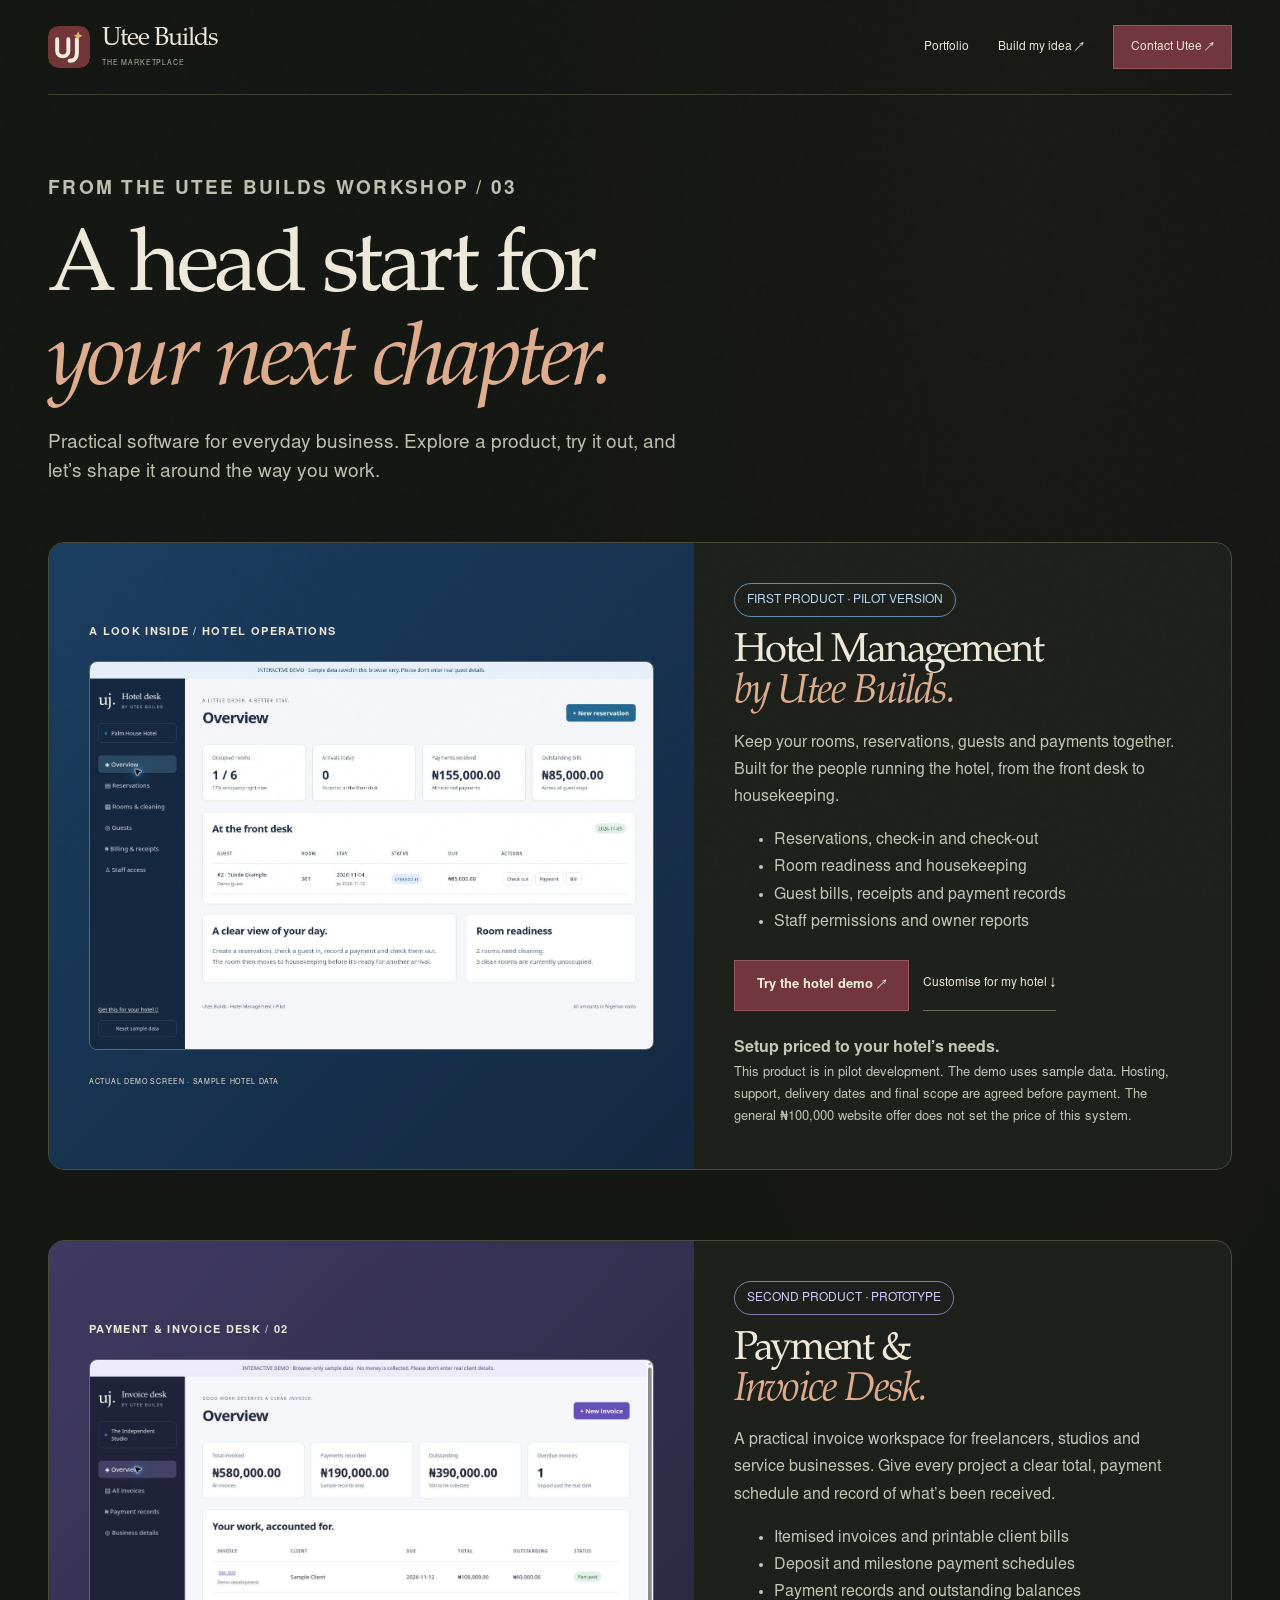
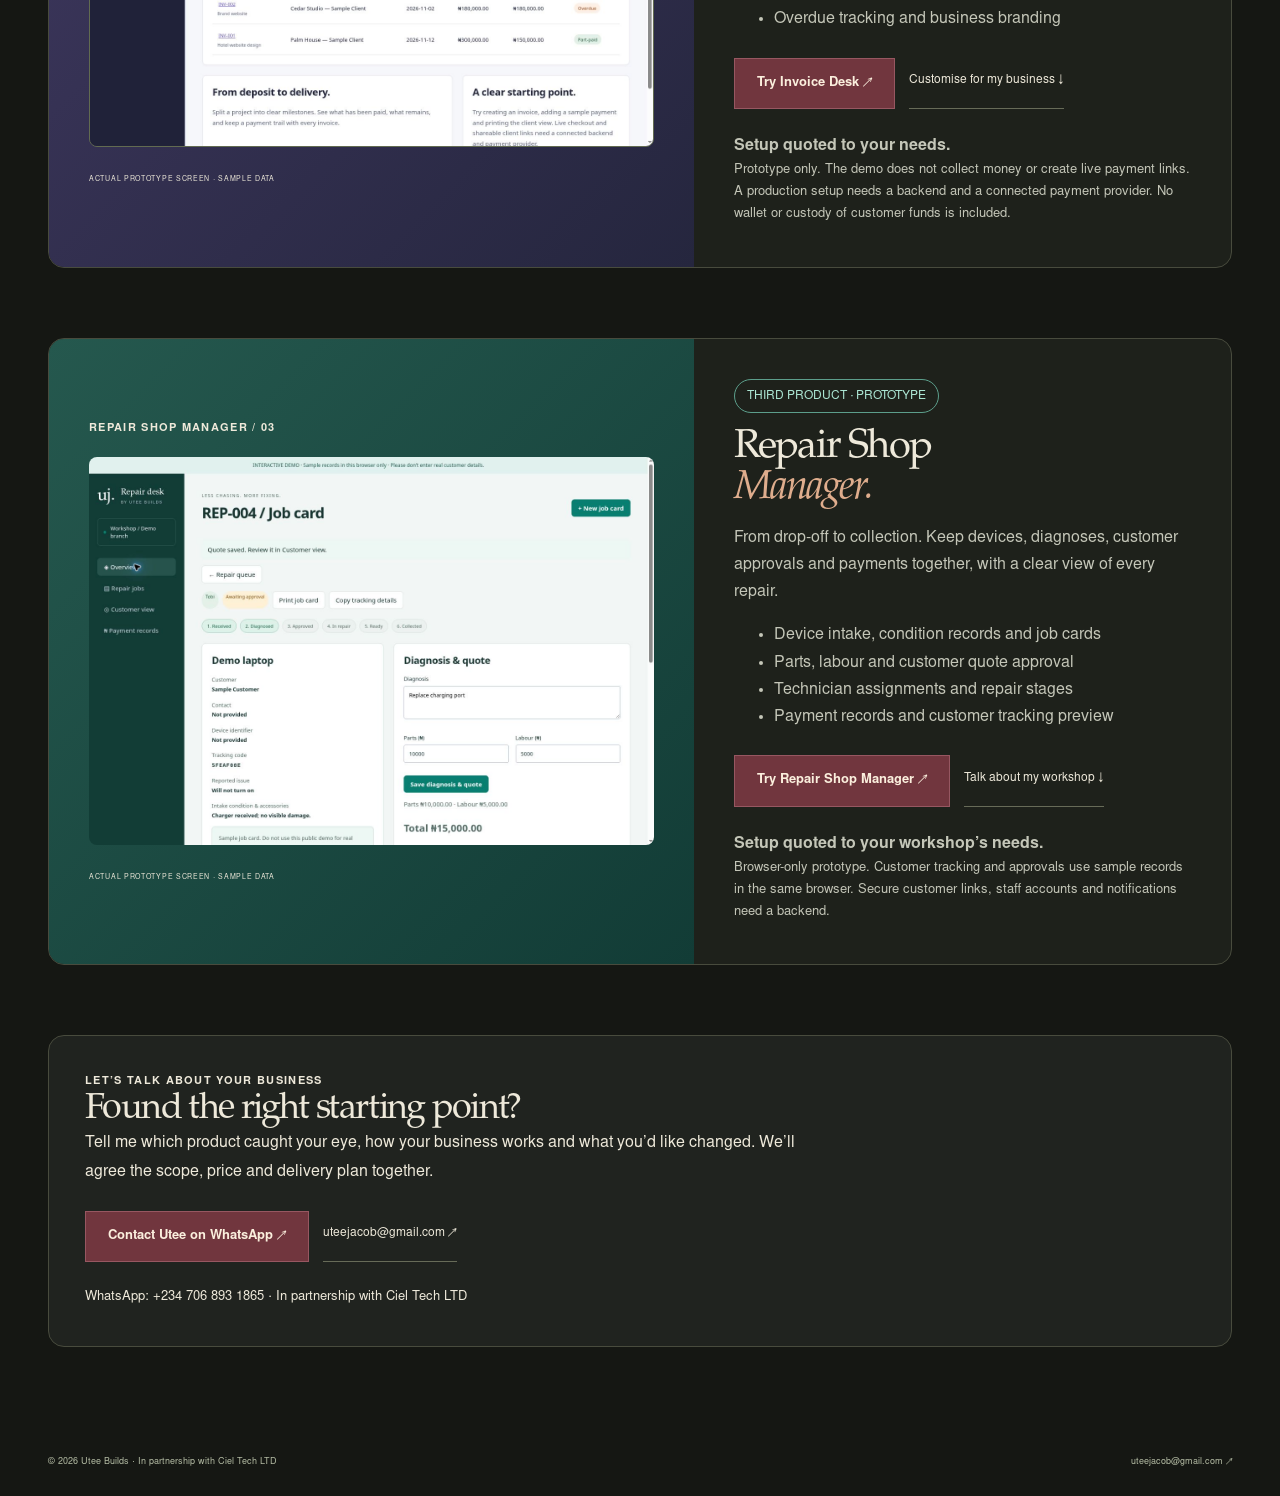
<file: marketplace/index.html>
<!doctype html><html lang="en"><head><meta charset="utf-8"><meta name="viewport" content="width=device-width,initial-scale=1"><title>Marketplace — Utee Builds</title><meta name="description" content="Explore hotel management, invoicing and repair shop software from Utee Builds. Try the demos and contact Utee for a setup."><link rel="canonical" href="https://utee.github.io/marketplace/"><meta property="og:type" content="website"><meta property="og:title" content="Business software, built around you — Utee Builds"><meta property="og:description" content="Explore three business software products, try the demos and contact Utee."><meta property="og:url" content="https://utee.github.io/marketplace/"><meta property="og:image" content="https://utee.github.io/assets/social/utee-builds-og.png"><meta name="twitter:card" content="summary_large_image"><meta name="twitter:image" content="https://utee.github.io/assets/social/utee-builds-og.png"><meta name="theme-color" content="#151713"><link rel="icon" href="../assets/brand/favicon.svg"><link rel="stylesheet" href="../builds/styles.css"><link rel="stylesheet" href="../site.css"><link rel="stylesheet" href="../dark.css"><link rel="stylesheet" href="marketplace.css"><script src="../site.js" defer></script></head><body><a class="skip-link" href="#main">Skip to content</a><header class="studio-header shell"><a class="studio-brand" href="../"><img src="../assets/brand/favicon.svg" width="42" height="42" alt=""><span>Utee Builds<small>THE MARKETPLACE</small></span></a><button class="menu-toggle" aria-expanded="false" aria-controls="studio-nav">Menu ☰</button><nav id="studio-nav" class="studio-nav" aria-label="Main navigation"><a href="../">Portfolio</a><a href="../builds/">Build my idea ↗</a><a href="#contact" class="studio-nav-cta">Contact Utee ↗</a></nav></header><main class="shell" id="main"><section class="market-hero"><p class="eyebrow">FROM THE UTEE BUILDS WORKSHOP / 03</p><h1>A head start for<br><em>your next chapter.</em></h1><p>Practical software for everyday business. Explore a product, try it out, and let’s shape it around the way you work.</p></section><article class="market-grid hotel-product"><div class="market-art"><span class="eyebrow">A LOOK INSIDE / HOTEL OPERATIONS</span><a href="hotel/" aria-label="Try the hotel management demo"><img src="../assets/work/hotel-demo.png" alt="Working hotel dashboard showing occupancy, guest bills, arrivals and room readiness" width="1363" height="936" style="width:100%;height:auto;border-radius:8px;border:1px solid #626b51"></a><span class="micro-label">ACTUAL DEMO SCREEN · SAMPLE HOTEL DATA</span></div><div class="market-info"><span class="pill">FIRST PRODUCT · PILOT VERSION</span><h2>Hotel Management<br><em>by Utee Builds.</em></h2><p>Keep your rooms, reservations, guests and payments together. Built for the people running the hotel, from the front desk to housekeeping.</p><ul><li>Reservations, check-in and check-out</li><li>Room readiness and housekeeping</li><li>Guest bills, receipts and payment records</li><li>Staff permissions and owner reports</li></ul><div class="market-actions"><a class="button primary" href="hotel/">Try the hotel demo ↗</a><a class="underlined" href="#contact">Customise for my hotel ↓</a></div><p><strong>Setup priced to your hotel’s needs.</strong></p><p class="market-note">This product is in pilot development. The demo uses sample data. Hosting, support, delivery dates and final scope are agreed before payment. The general ₦100,000 website offer does not set the price of this system.</p></div></article><article class="market-grid invoice-product"><div class="market-art"><span class="eyebrow">PAYMENT & INVOICE DESK / 02</span><a href="payments/" aria-label="Try Payment and Invoice Desk"><img src="../assets/work/invoice-demo.png" alt="Invoice Desk dashboard showing invoices, recorded payments, outstanding balances and overdue status" style="width:100%;height:auto;border-radius:8px;border:1px solid #626b51"></a><span class="micro-label">ACTUAL PROTOTYPE SCREEN · SAMPLE DATA</span></div><div class="market-info"><span class="pill">SECOND PRODUCT · PROTOTYPE</span><h2>Payment &<br><em>Invoice Desk.</em></h2><p>A practical invoice workspace for freelancers, studios and service businesses. Give every project a clear total, payment schedule and record of what’s been received.</p><ul><li>Itemised invoices and printable client bills</li><li>Deposit and milestone payment schedules</li><li>Payment records and outstanding balances</li><li>Overdue tracking and business branding</li></ul><div class="market-actions"><a href="payments/" class="button primary">Try Invoice Desk ↗</a><a href="#contact" class="underlined">Customise for my business ↓</a></div><p><strong>Setup quoted to your needs.</strong></p><p class="market-note">Prototype only. The demo does not collect money or create live payment links. A production setup needs a backend and a connected payment provider. No wallet or custody of customer funds is included.</p></div></article><article class="market-grid repair-product"><div class="market-art"><span class="eyebrow">REPAIR SHOP MANAGER / 03</span><a href="repairs/" aria-label="Try Repair Shop Manager"><img src="../assets/work/repair-demo.png" alt="Repair Shop Manager dashboard with job cards, quotes and collection status" style="width:100%;height:auto;border-radius:8px"></a><span class="micro-label">ACTUAL PROTOTYPE SCREEN · SAMPLE DATA</span></div><div class="market-info"><span class="pill">THIRD PRODUCT · PROTOTYPE</span><h2>Repair Shop<br><em>Manager.</em></h2><p>From drop-off to collection. Keep devices, diagnoses, customer approvals and payments together, with a clear view of every repair.</p><ul><li>Device intake, condition records and job cards</li><li>Parts, labour and customer quote approval</li><li>Technician assignments and repair stages</li><li>Payment records and customer tracking preview</li></ul><div class="market-actions"><a href="repairs/" class="button primary">Try Repair Shop Manager ↗</a><a href="#contact" class="underlined">Talk about my workshop ↓</a></div><p><strong>Setup quoted to your workshop’s needs.</strong></p><p class="market-note">Browser-only prototype. Customer tracking and approvals use sample records in the same browser. Secure customer links, staff accounts and notifications need a backend.</p></div></article><section class="request-panel marketplace-contact" id="contact"><p class="eyebrow">LET’S TALK ABOUT YOUR BUSINESS</p><h2>Found the right starting point?</h2><p>Tell me which product caught your eye, how your business works and what you’d like changed. We’ll agree the scope, price and delivery plan together.</p><div class="market-actions"><a class="button primary" href="https://wa.me/2347068931865" target="_blank" rel="noopener noreferrer">Contact Utee on WhatsApp ↗</a><a class="underlined" href="mailto:uteejacob@gmail.com">uteejacob@gmail.com ↗</a></div><p class="market-note">WhatsApp: +234 706 893 1865 · In partnership with Ciel Tech LTD</p></section></main><footer class="studio-footer shell"><p>© <span data-year>2026</span> Utee Builds · In partnership with Ciel Tech LTD</p><a href="mailto:uteejacob@gmail.com">uteejacob@gmail.com ↗</a></footer></body></html>
</file>
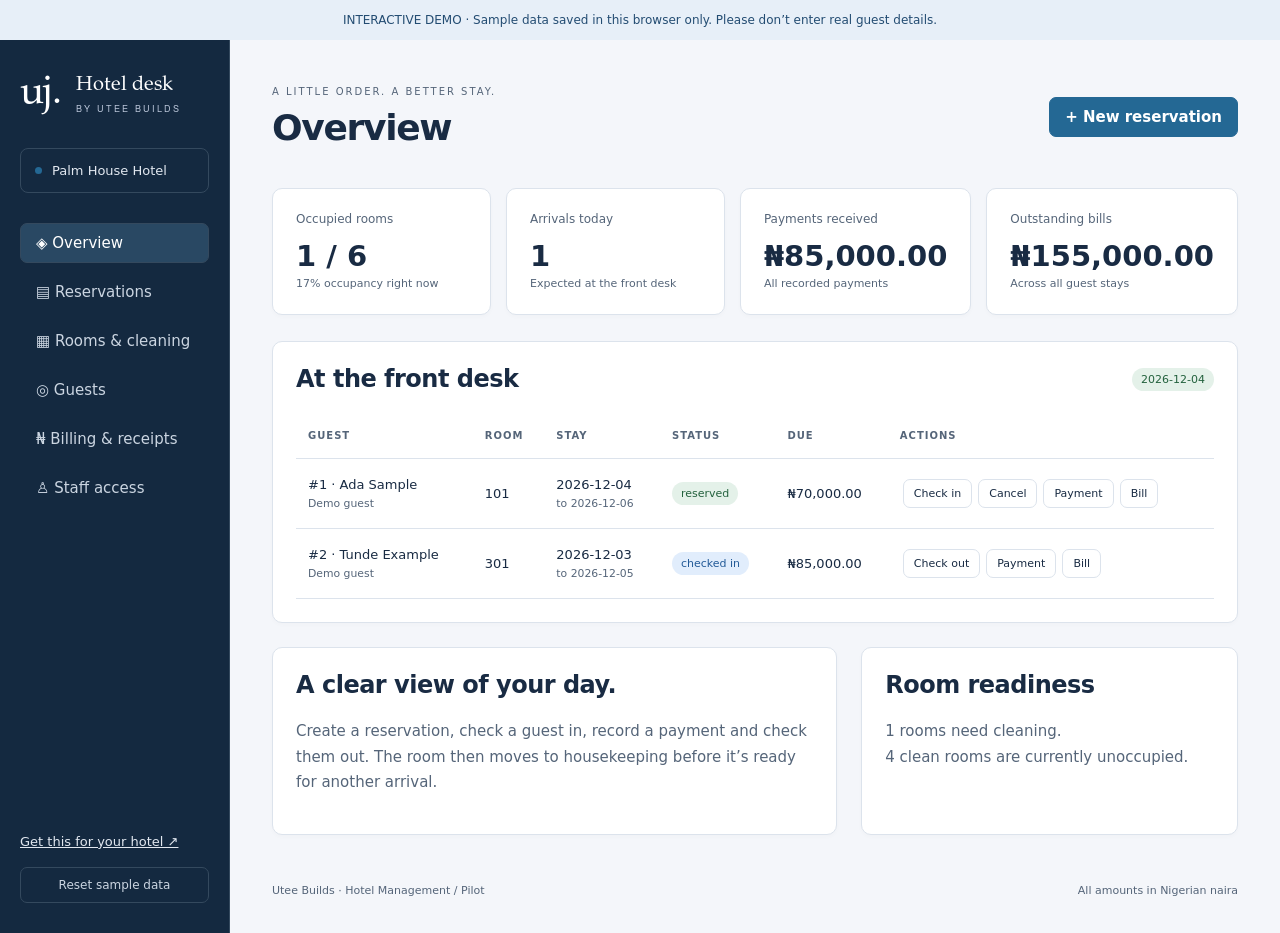
<file: marketplace/hotel/index.html>
<!doctype html><html lang="en"><head><meta charset="utf-8"><meta name="viewport" content="width=device-width,initial-scale=1"><title>Hotel desk — Utee Builds</title><meta name="robots" content="noindex"><link rel="icon" href="../../assets/brand/favicon.svg"><link rel="stylesheet" href="hotel.css"><script src="hotel.js" defer></script><link rel="stylesheet" href="theme.css"></head><body><div class="demo-bar" id="mode-banner">INTERACTIVE DEMO · Sample data saved in this browser only. Please don’t enter real guest details.</div><div class="app"><aside><a class="brand" href="../">uj.<span>Hotel desk<small>BY UTEE BUILDS</small></span></a><div class="property"><span class="dot"></span><span id="hotel-name">Palm House Hotel</span></div><nav aria-label="Hotel navigation"><button data-tab="overview" aria-current="page">◈ Overview</button><button data-tab="bookings">▤ Reservations</button><button data-tab="rooms">▦ Rooms & cleaning</button><button data-tab="guests">◎ Guests</button><button data-tab="billing">₦ Billing & receipts</button><button data-tab="staff">♙ Staff access</button></nav><div class="aside-foot"><a href="../#contact">Get this for your hotel ↗</a><button id="reset">Reset sample data</button><button id="logout" hidden>Sign out</button></div></aside><main><header><div><p class="eyebrow">A LITTLE ORDER. A BETTER STAY.</p><h1 id="page-title">Overview</h1></div><button class="primary" id="new-booking">+ New reservation</button></header><div id="message" role="status"></div><div id="content"></div><footer>Utee Builds · Hotel Management / Pilot <span>All amounts in Nigerian naira</span></footer></main></div><dialog id="booking-dialog"><form id="booking-form"><div class="dialog-head"><h2>New reservation</h2><button type="button" class="close" aria-label="Close reservation">×</button></div><label>Guest name<input name="guest" required maxlength="120"></label><label>Contact (optional)<input name="contact" maxlength="100"></label><div class="form-grid"><label>Arrival<input name="arrival" type="date" required></label><label>Departure<input name="departure" type="date" required></label></div><label>Room<select name="room_id" required></select></label><p>Room rate × nights. Payments are recorded separately.</p><p class="error" id="booking-error" role="alert"></p><button class="primary" type="submit">Create reservation</button></form></dialog><dialog id="payment-dialog"><form id="payment-form"><div class="dialog-head"><h2>Record a payment</h2><button type="button" class="close" aria-label="Close payment">×</button></div><input name="booking_id" type="hidden"><label>Amount (₦)<input name="amount" type="number" min="0.01" step="0.01" required></label><label>Method<select name="method"><option>Cash</option><option>Bank transfer</option><option>POS</option></select></label><p>This records a payment received. It does not charge a guest.</p><p class="error" id="payment-error" role="alert"></p><button class="primary">Save payment record</button></form></dialog><dialog id="login-dialog"><form id="login-form"><h2>Welcome to your hotel desk.</h2><label>Email<input name="email" type="email" autocomplete="username" required></label><label>Password<input name="password" type="password" autocomplete="current-password" required></label><p id="login-error" class="error" role="alert"></p><button class="primary">Sign in</button></form></dialog></body></html>
</file>
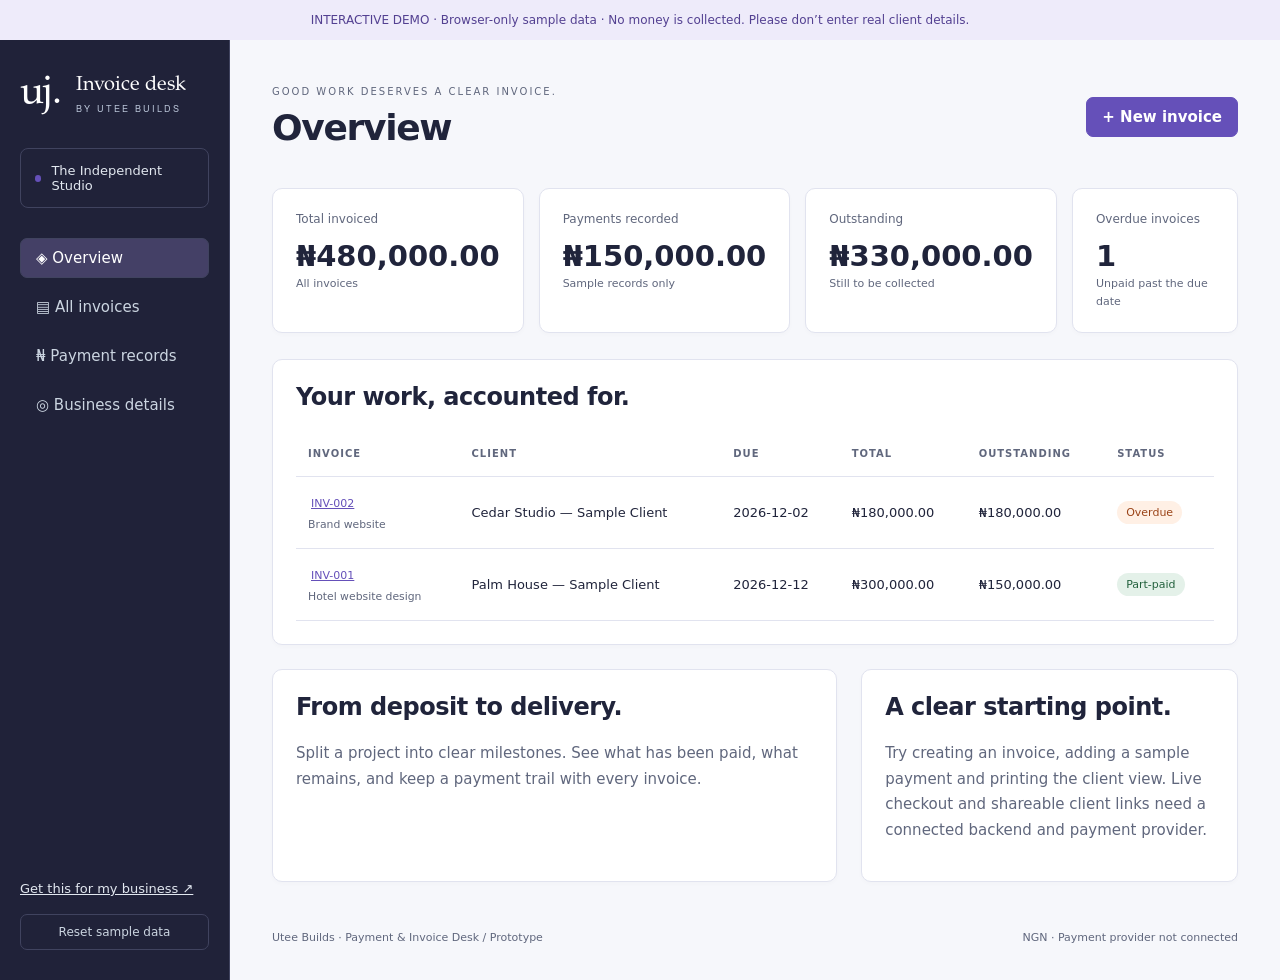
<file: marketplace/payments/index.html>
<!doctype html><html lang="en"><head><meta charset="utf-8"><meta name="viewport" content="width=device-width,initial-scale=1"><title>Payment & Invoice Desk — Utee Builds</title><meta name="description" content="Try the Utee Builds invoice and milestone payment tracking demo for freelancers and businesses."><link rel="canonical" href="https://utee.github.io/marketplace/payments/"><meta property="og:type" content="website"><meta property="og:title" content="Payment & Invoice Desk — Utee Builds"><meta property="og:description" content="Clear invoices. Clear milestones. A better view of what’s due."><meta property="og:url" content="https://utee.github.io/marketplace/payments/"><meta property="og:image" content="https://utee.github.io/assets/social/utee-builds-og.png"><meta name="twitter:card" content="summary_large_image"><link rel="icon" href="../../assets/brand/favicon.svg"><link rel="stylesheet" href="../hotel/hotel.css"><link rel="stylesheet" href="payments.css"><script src="payments.js" type="module"></script><link rel="stylesheet" href="theme.css"></head><body><div class="demo-bar">INTERACTIVE DEMO · Browser-only sample data · No money is collected. Please don’t enter real client details.</div><div class="app"><aside><a class="brand" href="../">uj.<span>Invoice desk<small>BY UTEE BUILDS</small></span></a><div class="property"><span class="dot"></span>The independent studio</div><nav aria-label="Invoice navigation"><button data-view="overview" aria-current="page">◈ Overview</button><button data-view="invoices">▤ All invoices</button><button data-view="payments">₦ Payment records</button><button data-view="settings">◎ Business details</button></nav><div class="aside-foot"><a href="../#contact">Get this for my business ↗</a><button id="reset">Reset sample data</button></div></aside><main><header><div><p class="eyebrow">GOOD WORK DESERVES A CLEAR INVOICE.</p><h1 id="page-title">Overview</h1></div><button class="primary" id="new-invoice">+ New invoice</button></header><p id="notice" role="status"></p><section id="content"></section><footer>Utee Builds · Payment & Invoice Desk / Prototype <span>NGN · Payment provider not connected</span></footer></main></div><dialog id="invoice-dialog"><form id="invoice-form"><div class="dialog-head"><h2>A fresh invoice.</h2><button class="close" type="button" aria-label="Close invoice">×</button></div><label>Client name<input name="client" required maxlength="120"></label><label>Project / invoice title<input name="title" required maxlength="160"></label><label>Due date<input name="due" type="date" required></label><h3>Items</h3><div id="items"></div><button type="button" id="add-item">+ Add item</button><label>Payment schedule<select name="schedule"><option value="full">Full payment</option><option value="split">50% deposit / 50% completion</option><option value="three">40% deposit / 30% progress / 30% completion</option></select></label><p class="error" id="invoice-error" role="alert"></p><button class="primary">Create invoice</button></form></dialog><dialog id="payment-dialog"><form id="payment-form"><div class="dialog-head"><h2>Record a payment</h2><button class="close" type="button" aria-label="Close payment">×</button></div><input type="hidden" name="invoice"><label>Amount received (₦)<input name="amount" type="number" min="0.01" step="0.01" required></label><label>Method<select name="method"><option>Bank transfer</option><option>Cash</option><option>POS</option></select></label><label>Reference (optional)<input name="reference" maxlength="100"></label><p>Record a sample payment you’ve already received. This does not initiate a transfer.</p><p id="payment-error" class="error" role="alert"></p><button class="primary">Save record</button></form></dialog></body></html>
</file>
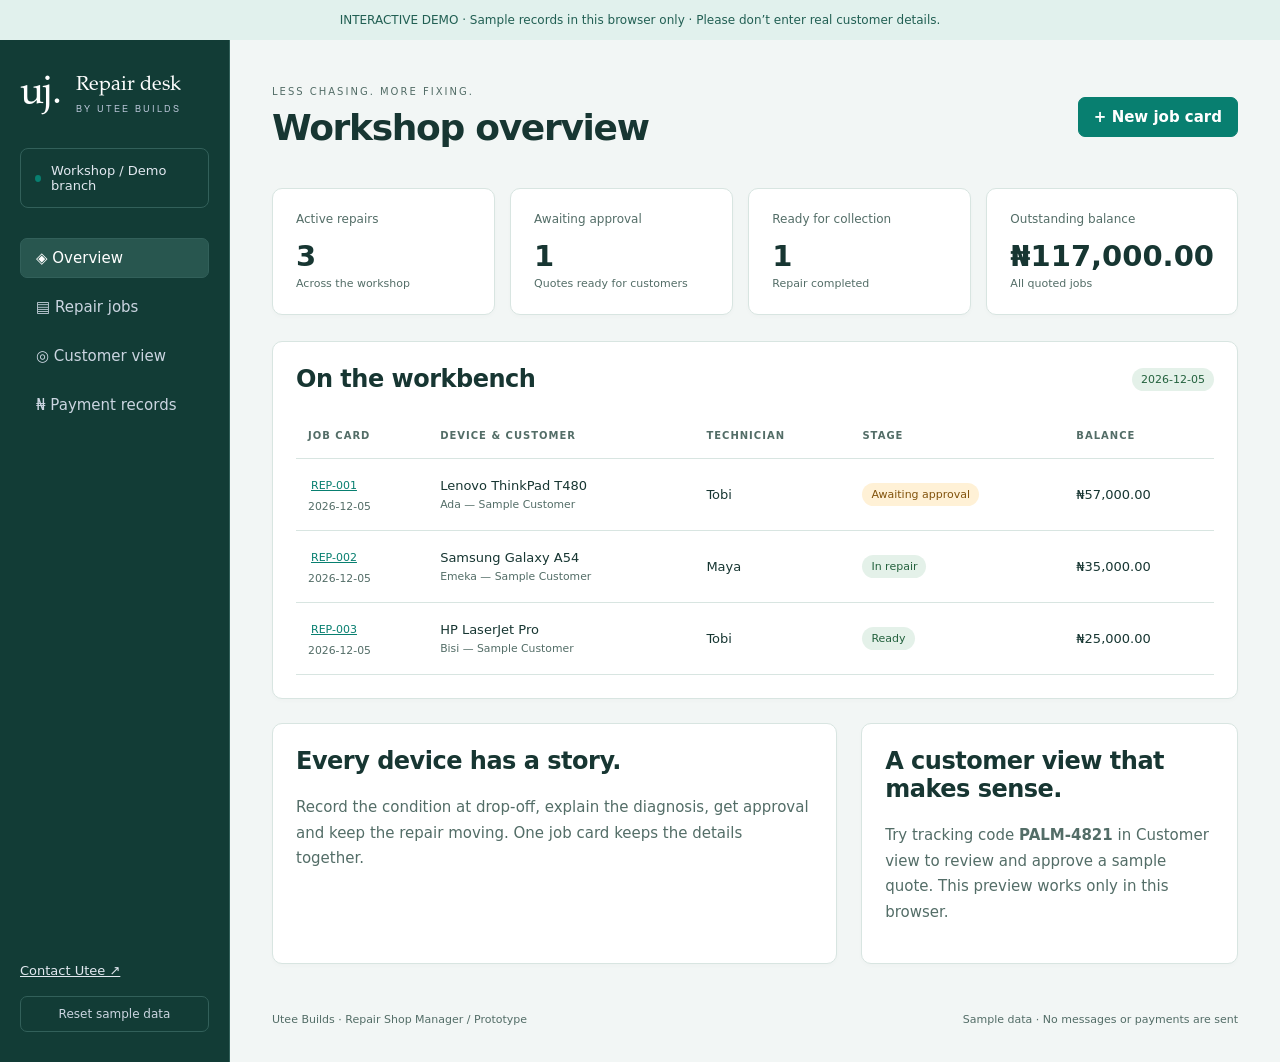
<file: marketplace/repairs/index.html>
<!doctype html><html lang="en"><head><meta charset="utf-8"><meta name="viewport" content="width=device-width,initial-scale=1"><title>Repair Shop Manager — Utee Builds</title><meta name="description" content="Try Repair Shop Manager: job cards, diagnoses, customer quote approval, repair progress and payment tracking."><link rel="canonical" href="https://utee.github.io/marketplace/repairs/"><meta property="og:type" content="website"><meta property="og:title" content="Repair Shop Manager — Utee Builds"><meta property="og:description" content="From drop-off to collection. Keep every repair on track."><meta property="og:url" content="https://utee.github.io/marketplace/repairs/"><meta property="og:image" content="https://utee.github.io/assets/social/utee-builds-og.png"><meta name="twitter:card" content="summary_large_image"><link rel="icon" href="../../assets/brand/favicon.svg"><link rel="stylesheet" href="../hotel/hotel.css"><link rel="stylesheet" href="style.css"><link rel="stylesheet" href="theme.css"><script src="app.js" type="module"></script></head><body><div class="demo-bar">INTERACTIVE DEMO · Sample records in this browser only · Please don’t enter real customer details.</div><div class="app"><aside><a class="brand" href="../">uj.<span>Repair desk<small>BY UTEE BUILDS</small></span></a><div class="property"><span class="dot"></span>Workshop / Demo branch</div><nav aria-label="Workshop navigation"><button data-view="overview" aria-current="page">◈ Overview</button><button data-view="jobs">▤ Repair jobs</button><button data-view="tracking">◎ Customer view</button><button data-view="payments">₦ Payment records</button></nav><div class="aside-foot"><a href="../#contact">Contact Utee ↗</a><button id="reset">Reset sample data</button></div></aside><main><header><div><p class="eyebrow">LESS CHASING. MORE FIXING.</p><h1 id="page-title">Workshop overview</h1></div><button id="new-job" class="primary">+ New job card</button></header><p id="notice" role="status"></p><section id="content"></section><footer>Utee Builds · Repair Shop Manager / Prototype <span>Sample data · No messages or payments are sent</span></footer></main></div><dialog id="job-dialog"><form id="job-form"><div class="dialog-head"><h2>Device intake</h2><button type="button" class="close" aria-label="Close job card">×</button></div><div class="form-grid"><label>Customer name<input name="customer" required maxlength="100"></label><label>Contact (optional)<input name="contact" maxlength="100"></label></div><label>Device / model<input name="device" required maxlength="140" placeholder="e.g. Lenovo ThinkPad T480"></label><div class="form-grid"><label>Serial / identifier (optional)<input name="serial" maxlength="80"></label><label>Assigned technician<input name="technician" required maxlength="100"></label></div><label>Reported issue<textarea name="issue" required maxlength="1200"></textarea></label><label>Condition & accessories<textarea name="condition" required maxlength="1000" placeholder="Visible damage, charger, case… Never record passwords."></textarea></label><p id="job-error" class="error" role="alert"></p><button class="primary">Create job card</button></form></dialog><dialog id="payment-dialog"><form id="payment-form"><div class="dialog-head"><h2>Record payment</h2><button type="button" class="close" aria-label="Close payment">×</button></div><input name="job" type="hidden"><label>Amount received (₦)<input name="amount" type="number" min="0.01" step="0.01" required></label><label>Method<select name="method"><option>Bank transfer</option><option>Cash</option><option>POS</option></select></label><p>Bookkeeping only. This demo does not collect money.</p><p id="payment-error" class="error" role="alert"></p><button class="primary">Save payment</button></form></dialog></body></html>
</file>
<file: builds/styles.css>
@font-face{font-family:Editorial;font-display:swap;src:url('fonts/editorial.otf')}@font-face{font-family:Editorial;font-display:swap;src:url('fonts/editorial-italic.otf');font-style:italic}@font-face{font-family:Studio;font-display:swap;src:url('fonts/studio-sans.otf')}@font-face{font-family:Studio;font-display:swap;src:url('fonts/studio-sans-bold.otf');font-weight:700}
:root{--paper:#f4ecdc;--paper-dark:#e9e0cc;--ink:#22372f;--muted:#64695a;--rust:#a43d2b;--gold:#dfb74f;--line:#c5c4ad;--white:#fcf8ed;--serif:Editorial,Georgia,serif;--sans:Studio,Arial,sans-serif}*{box-sizing:border-box}html{scroll-behavior:auto;scroll-padding-top:32px}body{margin:0;background:var(--paper);color:var(--ink);font-family:var(--sans);font-size:16px;line-height:1.5}body:before{content:'';position:fixed;inset:0;background-image:url("data:image/svg+xml,%3Csvg viewBox='0 0 180 180' xmlns='http://www.w3.org/2000/svg'%3E%3Cfilter id='n'%3E%3CfeTurbulence type='fractalNoise' baseFrequency='.84' numOctaves='3' stitchTiles='stitch'/%3E%3C/filter%3E%3Cpath fill='%23635b43' opacity='.16' filter='url(%23n)' d='M0 0h180v180H0z'/%3E%3C/svg%3E");opacity:.16;pointer-events:none;z-index:20}a{color:inherit}button,input,textarea,select{font:inherit}button,a,input,select,textarea{-webkit-tap-highlight-color:transparent}button,a{touch-action:manipulation}button{cursor:pointer}button:focus-visible,a:focus-visible,summary:focus-visible{outline:3px solid var(--rust);outline-offset:5px}input:focus-visible,textarea:focus-visible,select:focus-visible{outline:2px solid var(--rust);outline-offset:3px}h1,h2,h3,p{margin:0}h1,h2,h3{font-weight:400}h1,h2{font-family:var(--serif);letter-spacing:-.045em;line-height:1.03}h2{font-size:clamp(40px,4.1vw,60px)}h1 em,h2 em{color:var(--rust)}fieldset{margin:0;padding:0;border:0;min-width:0}legend{padding:0}button{border:0}::selection{background:var(--gold);color:var(--ink)}.shell{width:min(1240px,calc(100% - 96px));margin-inline:auto}.rust{color:var(--rust)}.eyebrow{font-size:11px;letter-spacing:.12em;font-weight:700;line-height:1.55}.topline{padding:10px 48px;background:var(--ink);color:var(--paper);display:flex;justify-content:space-between;font-size:9px;letter-spacing:.13em}.header{display:flex;align-items:center;justify-content:space-between;padding-block:30px 24px;border-bottom:1px solid var(--line)}.wordmark{font-family:var(--serif);font-size:34px;line-height:.73;letter-spacing:-2px;text-decoration:none;font-weight:700;position:relative}.wordmark>span:last-child{font-size:30px}.wordmark-star{color:var(--rust);font-family:var(--sans);font-size:26px;position:absolute;left:62px;top:-3px}.header nav{display:flex;align-items:center;gap:35px;font-size:13px}.header nav a{text-decoration:none}.header nav a:hover{text-decoration:underline;text-underline-offset:5px}.nav-contact{border:1px solid var(--ink);padding:10px 19px;display:flex;gap:28px}.hero{display:grid;grid-template-columns:1.12fr 1fr;gap:36px;padding-block:58px 66px;align-items:center;overflow:hidden}.hero .eyebrow{font-size:10px;margin-bottom:25px}.small-star{font-size:18px;color:var(--rust);vertical-align:middle;margin-right:6px}.hero h1{font-size:clamp(64px,6.35vw,91px);line-height:.99;letter-spacing:-.055em}.hero h1 em{font-weight:400}.hero-description{margin-top:27px;font-size:17px;line-height:1.6;color:#4e5b4e}.button{padding:15px 22px;text-decoration:none;display:inline-flex;align-items:center;justify-content:space-between;gap:30px;font-size:13px;font-weight:700;min-height:50px;border:1px solid transparent;transition:background .18s,transform .18s}.primary{background:var(--rust);color:var(--white)}.primary:hover{background:#843020;transform:translateY(-2px)}.primary span{font-size:21px;font-weight:400;line-height:1}.secondary{border-color:var(--ink);background:transparent}.secondary:hover{background:var(--paper-dark)}.hero .button{margin-top:29px}.hero-footnote{font-size:11px;color:var(--muted);margin-top:12px}.hero-art{position:relative;align-self:stretch;display:flex;flex-direction:column;justify-content:center;padding-top:23px}.art-caption{display:flex;justify-content:space-between;font-size:8px;letter-spacing:.13em;border-top:1px solid var(--line);padding-top:12px;margin-inline:8px}.computer{width:110%;max-width:600px;margin-left:-25px;position:relative;left:0;overflow:visible;transform:rotate(-3deg)}.price-sticker{background:var(--gold);padding:16px 20px 18px;transform:rotate(-5deg);position:absolute;bottom:90px;left:-12px;box-shadow:3px 5px 0 #22372f18;border:1px solid #bf9333;min-width:270px;display:flex;align-items:center;flex-direction:column}.price-sticker span:first-child{font-size:9px;letter-spacing:.1em;font-weight:700}.price-sticker strong{font-family:var(--serif);font-size:43px;line-height:1.2;letter-spacing:-.04em}.price-sticker span:last-child{font-size:7px;letter-spacing:.045em}.art-bottom{display:flex;align-items:center;justify-content:space-between;margin:8px 20px 0 12px}.handwritten{font-family:var(--serif);font-style:italic;line-height:1.08;font-size:19px;transform:rotate(-5deg)}.round-seal{width:84px;height:84px;border:1px solid var(--rust);outline:1px solid var(--rust);outline-offset:-5px;color:var(--rust);border-radius:50%;text-align:center;font-size:7px;letter-spacing:.1em;line-height:1.4;padding-top:14px;transform:rotate(13deg)}.round-seal b{font-size:27px;font-weight:400;line-height:1.2}.ticker{border-block:1px solid var(--ink);background:var(--ink);color:var(--paper)}.ticker-inner{display:flex;align-items:center;justify-content:space-between;gap:20px;padding-block:19px;font-size:12px;letter-spacing:.12em}.ticker i{font-style:normal;color:var(--gold);font-size:20px;line-height:1}.process{display:grid;grid-template-columns:1.1fr 1.45fr;gap:70px;padding-block:70px 80px}.section-intro .eyebrow{color:var(--rust);margin-bottom:17px;font-size:9px}.process h2{font-size:35px;letter-spacing:-.035em}.process-steps{display:grid;grid-template-columns:repeat(3,1fr);gap:27px;padding-top:4px}.step-no{font-family:var(--serif);font-size:18px;color:var(--rust)}.process-steps h3{font-family:var(--serif);font-size:22px;margin:10px 0 8px;letter-spacing:-.025em}.process-steps p{font-size:12px;color:var(--muted);line-height:1.65}.builder-section{padding-block:75px 90px;background:#e9e4d4;border-block:1px solid var(--line)}.builder-heading{display:flex;align-items:flex-end;justify-content:space-between;margin-bottom:55px}.builder-heading .eyebrow{margin-bottom:18px}.builder-heading .eyebrow>span{font-size:20px;vertical-align:middle;color:var(--rust);margin-right:7px}.builder-heading>p{font-family:var(--serif);font-size:20px;color:var(--muted);line-height:1.35;margin-bottom:5px}.builder-layout{display:grid;grid-template-columns:minmax(0,1.6fr) minmax(330px,1fr);align-items:start;gap:60px}.builder-controls fieldset+fieldset{margin-top:36px;padding-top:33px;border-top:1px solid var(--line)}.builder-controls legend{font-size:16px;font-weight:700;float:left;width:100%;margin-bottom:20px;display:flex;align-items:center;gap:12px}.section-number{font-size:10px;font-weight:400;border:1px solid #a8ac96;border-radius:50%;height:25px;width:25px;display:inline-flex;align-items:center;justify-content:center;flex-shrink:0}.project-grid{display:grid;grid-template-columns:1fr 1fr;gap:11px;clear:both}.project-choice{position:relative;display:flex;flex-direction:column;cursor:pointer;padding:19px 19px 16px;border:1px solid #b6bca8;background:#f6f2e666;min-height:170px;transition:background .15s,border-color .15s,transform .15s}.project-choice:hover{border-color:var(--ink);transform:translateY(-2px)}.project-choice:has(input:checked){border-color:var(--ink);background:var(--ink);color:var(--paper)}.project-choice:has(input:focus-visible),.scope-choice:has(input:focus-visible),.feature-choice:has(input:focus-visible){outline:3px solid var(--rust);outline-offset:3px}.project-choice input,.scope-choice input,.feature-choice input{position:absolute;opacity:0;width:1px;height:1px}.project-icon{height:25px;width:25px;margin-bottom:16px}.project-icon svg{width:100%;height:100%}.choice-marker{position:absolute;right:16px;top:18px;display:flex;align-items:center;justify-content:center;border:1px solid #899684;border-radius:50%;height:17px;width:17px}.project-choice input:checked~.choice-marker{background:var(--gold);border-color:var(--gold)}.project-choice input:checked~.choice-marker:after{content:'✓';color:var(--ink);font-size:11px}.project-choice strong{font-family:var(--serif);font-weight:400;font-size:25px;letter-spacing:-.025em;line-height:1.2}.project-choice .choice-desc{font-size:11px;opacity:.8;margin-block:5px 12px;line-height:1.5}.choice-price{font-size:11px;margin-top:auto;font-weight:700}.project-choice input:checked~.choice-price{color:var(--gold)}.scope-options{clear:both;display:flex;flex-direction:column;gap:8px}.scope-choice{position:relative;display:flex;align-items:center;padding:13px 14px;gap:12px;cursor:pointer;border:1px solid transparent;min-height:67px}.scope-choice:has(input:checked){border-color:var(--ink);background:#f9f5e9}.scope-dot{border:1px solid #7a8572;width:16px;height:16px;border-radius:50%;flex-shrink:0;position:relative}.scope-choice input:checked~.scope-dot:after{content:'';position:absolute;width:8px;height:8px;border-radius:50%;background:var(--rust);left:3px;top:3px}.scope-copy{display:flex;flex-direction:column;flex:1}.scope-copy strong{font-size:13px;font-weight:700}.scope-copy span{font-size:11px;color:var(--muted);margin-top:1px}.scope-price{font-size:11px;white-space:nowrap}.field-help{font-size:12px;color:var(--muted);margin-bottom:18px;clear:both}.feature-options{display:flex;flex-direction:column;gap:0}.feature-choice{position:relative;display:flex;gap:13px;align-items:center;border-bottom:1px solid #c3c6b2;padding-block:14px;cursor:pointer;min-height:67px}.feature-choice:hover{background:#f8f5ec88}.feature-box{flex-shrink:0;display:flex;align-items:center;justify-content:center;border:1px solid #86927e;width:18px;height:18px}.feature-choice input:checked~.feature-box{background:var(--ink);border-color:var(--ink)}.feature-choice input:checked~.feature-box:after{content:'✓';font-size:12px;color:var(--paper)}.feature-copy{display:flex;flex-direction:column;flex:1}.feature-copy strong{font-size:13px;font-weight:400}.feature-copy span{font-size:11px;color:var(--muted);line-height:1.45;margin-top:2px}.feature-price{font-size:11px;white-space:nowrap;margin-left:10px}.included-panel{display:flex;gap:15px;padding-top:26px}.included-icon{font-size:25px;color:var(--rust);line-height:1}.included-panel h3{font-family:var(--serif);font-size:23px;line-height:1.15;margin-bottom:9px}.included-panel p{font-size:12px;color:#555f50;line-height:1.7}.included-panel .hosting-note{font-size:10px;margin-top:10px;color:var(--muted);line-height:1.5}.estimate{position:sticky;top:30px;background:var(--white);padding:27px 30px 18px;box-shadow:5px 6px 0 #2f422c0b;margin-bottom:12px}.receipt-top{display:flex;justify-content:space-between;border-bottom:2px solid var(--ink);padding-bottom:18px;margin-bottom:22px;font-size:12px;font-weight:700;letter-spacing:.08em}.receipt-top>span:last-child{font-size:25px;line-height:.7;font-weight:400}.estimate>.eyebrow{font-size:8px;color:var(--muted);letter-spacing:.1em}.estimate h3{font-family:var(--serif);font-size:32px;letter-spacing:-.04em;margin-top:6px;margin-bottom:22px}.receipt-meta{display:flex;flex-direction:column;gap:5px;padding-bottom:16px}.receipt-meta>span{font-size:8px;letter-spacing:.12em;color:var(--muted)}.receipt-meta strong{font-size:13px}.estimate-lines{border-block:1px dashed #a7ad98;padding-block:12px}.estimate-line{display:flex;justify-content:space-between;gap:10px;font-size:11px;padding-block:6px}.estimate-line>span:first-child{max-width:70%}.estimate-line>span:last-child{white-space:nowrap}.estimate-line.included{color:var(--muted)}.receipt-total{padding-block:22px 20px}.receipt-total>span{font-size:8px;letter-spacing:.12em;display:block;margin-bottom:6px}.receipt-total>strong{font-family:var(--serif);font-weight:400;font-size:48px;letter-spacing:-.05em;line-height:1.1;display:block}.receipt-total>p{font-size:15px;font-family:var(--serif);margin-top:3px;color:var(--muted)}.receipt-total b{font-weight:400}.estimate-context{padding-block:14px;border-block:1px dashed #a7ad98}.estimate-context p{font-size:10px;display:flex;gap:8px;align-items:center}.estimate-context p+p{margin-top:5px}.estimate-context p>span:first-child{font-size:13px}.estimate-disclaimer{font-size:10px;line-height:1.65;color:var(--muted);margin:16px 0 20px}.receipt-cta{display:flex;padding:14px 15px;font-size:12px;gap:10px}.text-button{background:transparent;display:block;text-decoration:underline;text-underline-offset:3px;font-size:10px;padding:14px;margin-inline:auto;color:var(--muted)}.text-button:hover{color:var(--rust)}.receipt-tear{position:absolute;width:100%;height:11px;left:0;bottom:-10px;background:linear-gradient(135deg,var(--white) 25%,transparent 25%) -6px 0,linear-gradient(225deg,var(--white) 25%,transparent 25%) -6px 0;background-size:12px 22px}.brief-section{display:grid;grid-template-columns:1fr 1.6fr;gap:40px 85px;padding-block:95px 90px;border-bottom:1px solid var(--line)}.brief-intro>.eyebrow{font-size:9px;margin-bottom:20px}.brief-intro>p:not(.eyebrow){font-size:14px;color:var(--muted);margin-top:21px;max-width:270px;line-height:1.65}.margin-note{font-family:var(--serif);font-style:italic;transform:rotate(-7deg);font-size:23px;line-height:1.12;color:var(--rust);margin-top:38px;margin-left:15px;display:flex;gap:18px}.margin-note>span{font-size:45px;font-style:normal}.brief-form{padding-top:6px;min-width:0}.brief-form label{font-size:12px;display:block;margin-bottom:8px}.brief-form label>span{font-size:10px;color:var(--muted);margin-left:3px}.brief-form label>.required-note{color:var(--rust);font-size:9px;float:right;padding-top:2px}.form-row{display:grid;grid-template-columns:1fr 1fr;gap:20px;margin-bottom:24px}.form-row>div{min-width:0}input,textarea,select{color:var(--ink);border:1px solid #aeb4a0;background:#fffaf060;border-radius:0;min-width:0;max-width:100%;width:100%;font-size:12px;padding:13px 12px}input,select{min-height:46px}input::placeholder,textarea::placeholder{color:#777d6c;opacity:1}textarea{resize:vertical;line-height:1.7}select{appearance:auto;padding-right:22px}.input-meta{display:flex;justify-content:space-between;gap:15px;font-size:9px;color:var(--muted);margin-top:6px;margin-bottom:26px}.input-meta>span:last-child{white-space:nowrap}.brief-form>.button{margin-top:5px}.form-privacy{font-size:10px;color:var(--muted);margin-top:12px}.brief-output{grid-column:1/-1;border:1px solid var(--ink);padding:32px;background:#f9f4e7}.brief-output[hidden]{display:none}.output-header{display:flex;align-items:center;justify-content:space-between;gap:20px}.output-header h3{font-family:var(--serif);font-size:35px;line-height:1.15;letter-spacing:-.03em;margin-top:9px}.output-header .eyebrow{font-size:9px;color:var(--rust)}.ready-stamp{color:var(--rust);border:2px solid var(--rust);font-family:var(--serif);padding:8px 12px;font-size:20px;font-weight:700;transform:rotate(-7deg);white-space:nowrap}.brief-freshness{font-size:11px;color:var(--muted);margin-top:17px;margin-bottom:12px}.brief-output textarea{font-family:var(--sans);font-size:13px;padding:20px;min-height:300px;background:var(--white);border-color:var(--line)}.brief-actions{display:flex;gap:12px;margin-top:20px}.copy-status{font-size:12px;color:var(--rust);min-height:20px;margin-top:10px}.faq{display:grid;grid-template-columns:1fr 1.6fr;gap:85px;padding-block:80px 95px}.faq .eyebrow{font-size:9px;margin-bottom:20px}.faq-items{border-top:1px solid var(--line)}details{border-bottom:1px solid var(--line)}summary{list-style:none;cursor:pointer;display:flex;justify-content:space-between;align-items:center;gap:20px;padding-block:20px;font-size:14px}summary::-webkit-details-marker{display:none}summary>span{font-size:22px;color:var(--rust);line-height:1;transition:transform .2s}details[open] summary>span{transform:rotate(45deg)}details p{font-size:13px;color:var(--muted);line-height:1.8;padding:0 30px 22px 0}.contact-section{background:var(--ink);color:var(--paper);padding-block:65px 70px}.contact-layout{display:grid;grid-template-columns:1.25fr 1fr;gap:90px;align-items:center}.contact-layout .eyebrow{font-size:9px;color:#d3ccb6}.contact-layout h2{margin-top:21px;font-size:66px;line-height:1}.contact-layout h2 em{color:var(--gold)}.contact-layout h2>span{color:var(--gold);font-size:58px;font-family:var(--sans);margin-left:20px}.contact-layout>div>p:last-child{font-size:12px;color:#c5cbb8;margin-top:23px}.contact-links{min-width:0}.contact-link{display:flex;align-items:center;justify-content:space-between;gap:20px;padding-block:22px;border-bottom:1px solid #657264;text-decoration:none}.contact-link:hover strong{color:var(--gold)}.contact-link>span:first-child{display:flex;flex-direction:column;gap:8px;min-width:0}.contact-link .eyebrow{font-size:8px;letter-spacing:.14em;color:#b7bfa9}.contact-link strong{font-size:20px;font-weight:400;overflow-wrap:anywhere}.contact-link>span:last-child{font-size:26px;font-weight:400;color:var(--gold)}.contact-links>p{font-size:9px!important}.footer{display:flex;align-items:center;justify-content:space-between;gap:25px;padding-block:26px}.footer-mark{font-family:var(--serif);font-size:25px;font-weight:700;text-decoration:none;letter-spacing:-.05em}.footer p,.footer>span{font-size:9px;color:var(--muted)}.mobile-estimate{display:none}.skip-link{position:fixed;left:12px;top:-100px;z-index:100;background:var(--ink);color:var(--paper);padding:10px 20px}.skip-link:focus{top:10px}.sr-only{position:absolute;width:1px;height:1px;padding:0;margin:-1px;overflow:hidden;clip:rect(0,0,0,0);white-space:nowrap;border:0}.noscript{padding:20px;text-align:center;background:var(--gold)}
@media(min-width:1500px){.hero{gap:70px}.hero h1{font-size:96px}.hero{padding-block:65px 75px}}
@media(max-width:1100px){.shell{width:calc(100% - 64px)}.topline{padding-inline:32px}.hero{gap:20px}.hero h1{font-size:74px}.hero-description{font-size:15px}.hero-art{justify-content:center}.price-sticker{left:-12px;bottom:86px;min-width:240px;padding:12px}.price-sticker strong{font-size:39px}.price-sticker span:last-child{font-size:6.5px}.computer{margin-top:0}.art-caption{font-size:7px}.hero .eyebrow{font-size:8px}.process{grid-template-columns:1fr;gap:35px}.section-intro h2 br{display:none}.process-steps{gap:45px}.process-steps p{max-width:230px}.builder-layout{gap:35px;grid-template-columns:minmax(0,1.4fr) minmax(300px,1fr)}.estimate{padding:23px}.project-choice{padding:16px;min-height:180px}.project-choice strong{font-size:22px}.choice-desc{font-size:10px!important}.scope-price,.feature-price{font-size:10px}.brief-section,.faq{gap:40px}.contact-layout{gap:50px}.contact-layout h2{font-size:60px}}
@media(max-width:820px){.shell{width:calc(100% - 48px)}.topline{padding-inline:24px}.header nav{gap:20px}.hero{padding-block:45px 55px;grid-template-columns:1.1fr 1fr;gap:0}.hero h1{font-size:62px}.hero .eyebrow{font-size:7px;margin-bottom:22px;letter-spacing:.09em}.hero-description{font-size:14px}.hero .button{font-size:11px;padding:13px 15px;gap:20px}.hero-footnote{font-size:9px}.hero-art{margin-right:-10px}.art-caption{font-size:6px}.price-sticker{left:0;min-width:210px;bottom:65px}.price-sticker strong{font-size:32px}.price-sticker span:first-child{font-size:7px}.price-sticker span:last-child{font-size:5.5px}.computer{margin-left:-10px}.art-bottom{margin-top:30px;margin-inline:14px}.handwritten{font-size:16px}.round-seal{width:64px;height:64px;font-size:5.5px;padding-top:10px}.round-seal b{font-size:22px}.ticker-inner{font-size:8px;gap:15px;padding-block:16px}.ticker i{font-size:15px}.builder-layout{grid-template-columns:minmax(0,1fr) 285px;gap:25px}.project-grid{gap:8px}.project-choice{padding:14px 12px;min-height:178px}.project-choice strong{font-size:20px}.project-icon{width:22px;height:22px;margin-bottom:18px}.choice-marker{right:12px;top:15px;height:15px;width:15px}.choice-price{font-size:9px}.builder-controls legend{font-size:13px;gap:8px}.scope-choice{gap:8px;padding:12px 8px;flex-wrap:wrap}.scope-price{margin-left:25px}.scope-copy strong{font-size:12px}.scope-copy span{font-size:10px}.feature-copy span{font-size:10px}.feature-price{margin-left:0}.estimate{padding:20px}.estimate h3{font-size:29px}.receipt-total>strong{font-size:43px}.builder-heading>p{font-size:17px}.brief-intro h2,.faq h2{font-size:44px}.brief-section,.faq{grid-template-columns:1fr 1.7fr;gap:35px}.brief-intro>p:not(.eyebrow){font-size:12px}.form-row{gap:14px}.brief-form label{font-size:11px}.brief-form label>span{font-size:8px}.contact-layout{gap:35px}.contact-layout h2{font-size:51px}.contact-link strong{font-size:17px}.contact-layout .eyebrow{font-size:7px}.footer{gap:15px}.footer p{font-size:8px}}
@media(max-width:680px){html{scroll-padding-top:20px}.shell{width:calc(100% - 40px)}.topline{padding:9px 20px;justify-content:center;font-size:8px}.topline>span:last-child{display:none}.header{padding-block:24px 23px}.wordmark{font-size:30px;line-height:.75}.wordmark>span:last-child{font-size:27px}.wordmark-star{left:55px;font-size:23px}.header nav{gap:20px;font-size:11px}.header nav>a:first-child{display:none}.header .nav-contact{padding:9px 12px;gap:14px}.hero{grid-template-columns:1fr;padding-block:38px 35px;gap:24px;overflow:visible}.hero .eyebrow{font-size:8px;letter-spacing:.08em;margin-bottom:23px}.hero h1{font-size:clamp(59px,12.4vw,81px);letter-spacing:-.055em;line-height:.98}.hero-description{font-size:15px;margin-top:22px}.hero-description br{display:none}.hero .button{font-size:13px;padding:14px 20px;margin-top:25px;min-width:240px}.hero-footnote{font-size:10px}.hero-art{margin:0;min-height:385px;align-self:auto;padding-top:3px;max-width:430px;width:100%;justify-self:center}.art-caption{font-size:7px;padding-top:10px;margin-inline:0}.computer{width:100%;margin-top:4px;margin-left:0;transform:rotate(-3deg)}.price-sticker{left:0;bottom:69px;padding:12px 16px;min-width:225px}.price-sticker strong{font-size:38px}.price-sticker span:first-child{font-size:8px}.price-sticker span:last-child{font-size:6px}.art-bottom{margin:5px 8px 0 5px}.handwritten{font-size:18px}.round-seal{width:70px;height:70px;font-size:6px;padding-top:12px}.round-seal b{font-size:23px}.ticker-inner{width:100%;padding:15px 15px;gap:10px;font-size:6.5px;letter-spacing:.06em;white-space:nowrap}.ticker i{font-size:11px}.process{padding-block:45px 49px;gap:29px}.process h2{font-size:32px;max-width:320px}.section-intro h2 br{display:block}.section-intro .eyebrow{font-size:8px;margin-bottom:14px}.process-steps{grid-template-columns:1fr;gap:20px}.process-steps article{display:grid;grid-template-columns:40px 1fr;column-gap:8px;padding-bottom:20px;border-bottom:1px solid var(--line)}.process-steps article:last-child{padding-bottom:0;border:0}.step-no{font-size:20px;grid-row:1/3;padding-top:1px}.process-steps h3{margin:0 0 5px;font-size:24px}.process-steps p{font-size:12px;max-width:310px}.builder-section{padding-block:45px 55px}.builder-heading{display:block;margin-bottom:32px}.builder-heading h2{font-size:49px}.builder-heading .eyebrow{font-size:9px;margin-bottom:17px}.builder-heading>p{font-family:var(--sans);font-size:12px;margin-top:18px;line-height:1.6}.builder-heading>p br{display:none}.builder-layout{grid-template-columns:1fr;gap:32px}.builder-controls legend{font-size:14px;gap:10px;margin-bottom:18px}.section-number{height:24px;width:24px;font-size:9px}.project-grid{gap:10px}.project-choice{padding:17px 14px 16px;min-height:180px}.project-choice strong{font-size:24px}.project-choice .choice-desc{font-size:10px!important}.project-icon{margin-bottom:17px;width:24px;height:24px}.choice-marker{top:18px;right:14px;height:16px;width:16px}.choice-price{font-size:10px}.builder-controls fieldset+fieldset{margin-top:30px;padding-top:28px}.scope-choice{gap:12px;padding:13px 12px;flex-wrap:nowrap}.scope-price{margin-left:0;font-size:11px}.scope-copy strong{font-size:13px}.scope-copy span{font-size:11px}.feature-choice{min-height:70px}.feature-copy strong{font-size:13px}.feature-copy span{font-size:11px}.feature-price{font-size:11px;margin-left:8px}.included-panel h3{font-size:24px}.included-panel p{font-size:12px}.estimate{position:relative;top:0;max-width:none;padding:27px 25px 17px;scroll-margin-top:28px}.estimate h3{font-size:35px}.receipt-top{font-size:12px}.estimate>.eyebrow{font-size:8px}.estimate-line{font-size:12px;padding-block:7px}.receipt-meta>span{font-size:9px}.receipt-meta strong{font-size:14px}.receipt-total>strong{font-size:51px}.receipt-total>span{font-size:9px}.receipt-total>p{font-size:18px}.estimate-context p{font-size:11px}.estimate-disclaimer{font-size:11px}.receipt-cta{font-size:13px;padding:15px 18px}.text-button{font-size:11px}.brief-section{display:block;padding-block:55px 45px}.brief-intro .eyebrow{font-size:8px}.brief-intro h2{font-size:50px}.brief-intro>p:not(.eyebrow){font-size:13px;max-width:330px;margin-top:18px}.margin-note{display:none}.brief-form{padding-top:30px}.form-row{grid-template-columns:1fr;gap:20px;margin-bottom:22px}.brief-form label{font-size:12px}.brief-form label>span{font-size:10px}input,textarea,select{font-size:16px;padding:13px 11px}input::placeholder,textarea::placeholder{font-size:12px}.input-meta{font-size:9px;gap:10px;margin-top:8px;margin-bottom:22px}.brief-form>.button{width:100%;margin-top:2px}.form-privacy{font-size:10px;text-align:center}.brief-output{padding:22px 18px;margin-top:32px}.output-header h3{font-size:30px}.output-header .eyebrow{font-size:7px}.ready-stamp{display:none}.brief-output textarea{font-size:12px;padding:14px}.brief-actions{flex-direction:column;gap:10px}.brief-freshness{font-size:10px}.brief-actions .button{width:100%}.faq{display:block;padding-block:45px 55px}.faq .eyebrow{font-size:8px;margin-bottom:14px}.faq h2{font-size:40px}.faq h2 br{display:none}.faq-items{margin-top:27px}summary{font-size:13px;padding-block:18px}details p{font-size:12px;padding-right:12px}.contact-section{padding-block:45px 42px}.contact-layout{display:block}.contact-layout h2{font-size:59px;margin-top:20px}.contact-layout .eyebrow{font-size:7px}.contact-layout h2>span{font-size:48px;margin-left:10px}.contact-layout>div>p:last-child{font-size:11px;margin-top:20px}.contact-links{margin-top:25px}.contact-link{padding-block:20px}.contact-link strong{font-size:20px}.contact-link .eyebrow{font-size:8px}.contact-links>p{font-size:9px!important}.footer{flex-wrap:wrap;padding-block:25px 85px;gap:8px 20px;justify-content:space-between}.footer-mark{font-size:23px}.footer p{order:3;width:100%;font-size:9px}.footer>span{font-size:8px}.mobile-estimate{position:fixed;bottom:0;left:0;right:0;z-index:30;background:var(--white);border-top:1px solid var(--ink);padding:12px 20px max(12px,env(safe-area-inset-bottom));display:flex;justify-content:space-between;gap:12px;align-items:center;transform:translateY(130%);transition:transform .2s}.mobile-estimate.visible{transform:translateY(0)}.mobile-estimate>div{display:flex;flex-direction:column;gap:4px}.mobile-estimate>div>span{font-size:7px;letter-spacing:.08em;color:var(--muted)}.mobile-estimate strong{font-family:var(--serif);font-size:20px;font-weight:400;letter-spacing:-.035em;line-height:1}.mobile-estimate>a{font-size:10px;font-weight:700;text-underline-offset:4px;white-space:nowrap}.mobile-estimate>a>span{margin-left:6px}}
@media(max-width:360px){.shell{width:calc(100% - 32px)}.header nav{gap:13px;font-size:10px}.header .nav-contact{padding:8px 10px}.hero h1{font-size:57px}.hero .eyebrow{font-size:7px}.hero-art{min-height:350px}.price-sticker{min-width:200px;bottom:65px}.price-sticker strong{font-size:33px}.ticker-inner{font-size:5.8px;gap:7px}.project-choice strong{font-size:21px}.builder-controls legend{font-size:12px}.feature-price{font-size:10px}.scope-price{font-size:10px}.scope-copy span{font-size:10px}.contact-link strong{font-size:18px}.receipt-total>strong{font-size:46px}.builder-heading h2{font-size:45px}.mobile-estimate{padding-inline:16px}.mobile-estimate strong{font-size:18px}}
@media(prefers-reduced-motion:reduce){html{scroll-behavior:auto}*,*:before,*:after{transition:none!important;animation:none!important}}

.button:disabled{opacity:.45;cursor:not-allowed;transform:none}

.builder-profile{display:grid;grid-template-columns:90px 1fr auto;gap:30px;align-items:center;border-top:1px solid var(--line);padding-block:34px 40px}.profile-monogram{font-family:var(--serif);font-size:63px;letter-spacing:-.09em;border:1px solid var(--line);width:86px;height:86px;display:flex;align-items:center;justify-content:center;position:relative}.profile-monogram>span{position:absolute;font-family:var(--sans);color:var(--rust);font-size:23px;right:-7px;top:-13px;background:var(--paper);padding:0 4px}.builder-profile .eyebrow{font-size:8px;color:var(--rust);margin-bottom:8px}.builder-profile h2{font-size:30px;letter-spacing:-.035em}.builder-profile p:not(.eyebrow){font-size:12px;line-height:1.7;color:var(--muted);max-width:650px;margin-top:11px}.profile-link{font-size:11px;text-underline-offset:5px;white-space:nowrap}.profile-link>span{margin-left:15px;color:var(--rust);font-size:20px}@media(max-width:820px){.builder-profile{grid-template-columns:70px 1fr;gap:23px}.profile-monogram{width:67px;height:72px;font-size:52px}.profile-link{grid-column:2}.builder-profile h2{font-size:27px}}@media(max-width:680px){.builder-profile{grid-template-columns:55px 1fr;padding-block:29px 33px;gap:18px}.profile-monogram{width:53px;height:65px;font-size:45px}.profile-monogram>span{font-size:20px}.builder-profile h2{font-size:27px;line-height:1.1}.builder-profile p:not(.eyebrow){font-size:11px;margin-top:10px}.profile-link{font-size:10px;margin-top:-4px}}
@media(max-width:680px){.header nav>a[href="#how-it-works"],.header nav>.nav-contact{display:none}.header nav>a[href="../"]{display:block}.brief-actions .secondary{font-size:12px;gap:12px}}a[aria-disabled="true"]{opacity:.45;cursor:not-allowed;pointer-events:none}
</file>
<file: site.css>
:root{--paper:#f4eedf;--paper-dark:#e6decb;--ink:#2a2b24;--muted:#69695d;--rust:#713638;--gold:#dbb85c;--line:#cec9b8;--white:#fcf8ed}body{font-size:16px}body:before{opacity:.13}.studio-bar{display:flex;justify-content:space-between;padding:10px 40px;font-size:9px;letter-spacing:.13em;background:var(--ink);color:var(--paper)}.studio-bar i{font-style:normal;margin-left:9px;color:var(--gold)}.studio-header{display:flex;align-items:center;justify-content:space-between;gap:20px;padding-block:25px;border-bottom:1px solid var(--line)}.studio-brand{display:flex;align-items:center;gap:12px;text-decoration:none;flex-shrink:0}.studio-brand img{border-radius:10px}.studio-brand>span{font-family:var(--serif);font-size:25px;line-height:1.15;letter-spacing:-.04em}.studio-brand small{display:block;font-family:var(--sans);font-size:7px;letter-spacing:.12em;margin-top:5px}.studio-nav{display:flex;gap:29px;align-items:center;font-size:12px}.studio-nav a{text-decoration:none}.studio-nav a:hover{color:var(--rust)}.studio-nav a[aria-current=page]{color:var(--rust);text-decoration:underline;text-underline-offset:7px}.studio-nav-cta{padding:12px 17px;background:var(--ink);color:var(--paper)!important;display:flex;gap:27px}.studio-nav-cta:hover{background:var(--rust)}.menu-toggle{display:none}.portfolio-hero{display:grid;grid-template-columns:1.15fr 1fr;gap:70px;padding-block:70px 75px;align-items:center}.hero-editorial>.eyebrow{font-size:9px;letter-spacing:.1em;margin-bottom:25px}.gold-star{color:var(--rust);font-size:19px;vertical-align:middle;margin-right:6px}.portfolio-hero h1{font-size:clamp(62px,6.7vw,96px);line-height:1.01;letter-spacing:-.055em}.portfolio-hero h1 em{color:var(--rust)}.hero-deck{font-size:16px;max-width:430px;line-height:1.7;color:var(--muted);margin-top:28px}.hero-buttons{display:flex;align-items:center;gap:26px;margin-top:30px}.underlined{font-size:12px;text-decoration:none;border-bottom:1px solid #a8a493;padding-bottom:5px;display:inline-flex;align-items:center;gap:18px}.underlined:hover{color:var(--rust);border-color:var(--rust)}.underlined span{font-size:19px}.hero-signoff{margin-top:38px;display:flex;align-items:center;gap:25px}.signature{font-family:var(--serif);font-style:italic;font-size:25px;transform:rotate(-6deg)}.hero-signoff>span:last-child{font-size:7px;letter-spacing:.12em;line-height:1.8;border-left:1px solid var(--line);padding-left:24px;color:var(--muted)}.studio-board{min-height:520px;position:relative;background:#e7dfcc;background-image:linear-gradient(#cfc9b738 1px,transparent 1px),linear-gradient(90deg,#cfc9b738 1px,transparent 1px);background-size:27px 27px;border:1px solid #c9c3b1;padding:19px 20px;isolation:isolate}.board-top{font-size:7px;display:flex;justify-content:space-between;letter-spacing:.1em;border-bottom:1px solid #bcb5a0;padding-bottom:13px}.board-note{position:absolute;top:64px;left:17px;background:var(--gold);width:225px;height:180px;padding:19px;transform:rotate(-7deg);box-shadow:3px 5px 0 #2a2b2410}.board-note>span:first-child{font-size:7px;letter-spacing:.1em}.board-note p{font-family:var(--serif);font-size:40px;line-height:1.02;margin-top:15px;letter-spacing:-.04em}.note-star{position:absolute;font-size:40px;right:14px;top:38px;color:var(--rust)}.window-study{position:absolute;top:177px;right:19px;width:84%;border:1px solid #303328;background:var(--paper);box-shadow:7px 8px 0 #36362919;transform:rotate(4deg);z-index:1}.window-top{background:var(--ink);color:var(--paper);padding:10px 13px;display:flex;justify-content:space-between;align-items:center;font-size:8px;letter-spacing:.06em}.window-top>span:first-child{display:flex;gap:5px}.window-top i{width:5px;height:5px;border:1px solid #c6bea8;border-radius:50%}.window-body{padding:20px 23px}.micro-label{font-size:7px;letter-spacing:.1em}.study-title{font-family:var(--serif);font-size:36px;line-height:1.05;letter-spacing:-.04em;margin-top:15px}.study-title em{color:var(--rust)}.study-chart{display:flex;gap:9px;align-items:end;height:68px;margin-top:13px;border-bottom:1px solid var(--line)}.study-chart i{display:block;width:13%;background:var(--rust);opacity:.75}.study-chart i:nth-child(1){height:15%}.study-chart i:nth-child(2){height:35%}.study-chart i:nth-child(3){height:30%}.study-chart i:nth-child(4){height:48%}.study-chart i:nth-child(5){height:60%}.study-chart i:nth-child(6){height:70%}.study-chart i:nth-child(7){height:100%;background:var(--gold);opacity:1}.study-bottom{display:flex;justify-content:space-between;align-items:center;margin-top:12px;font-size:6px;letter-spacing:.09em}.study-bottom b{font-size:19px;font-weight:400}.board-ticket{position:absolute;right:-16px;top:68px;background:var(--rust);color:var(--paper);padding:16px 18px;width:169px;transform:rotate(8deg);z-index:2}.board-ticket>span{font-size:5.5px;letter-spacing:.07em}.board-ticket strong{display:block;font-family:var(--serif);font-size:24px;font-weight:400;line-height:1.02;margin:10px 0 12px}.board-caption{position:absolute;left:20px;right:20px;bottom:16px;display:flex;justify-content:space-between;align-items:center;font-size:6px;letter-spacing:.07em}.board-caption>span:last-child{font-size:23px;color:var(--rust)}.specialties{background:var(--ink);color:var(--paper)}.specialties>.shell{display:flex;justify-content:space-between;align-items:center;gap:16px;font-size:9px;letter-spacing:.09em;padding-block:21px}.specialties i{font-size:17px;color:var(--gold);font-style:normal}.work-section{padding-block:85px 90px}.editorial-heading{display:flex;justify-content:space-between;align-items:end;gap:30px;margin-bottom:35px}.editorial-heading .eyebrow{font-size:9px;letter-spacing:.12em;color:var(--rust);margin-bottom:19px}.editorial-heading h2{font-size:clamp(40px,4.4vw,63px)}.editorial-heading>p{font-family:var(--serif);font-size:20px;line-height:1.4;color:var(--muted);margin-bottom:4px}.work-toolbar{display:flex;justify-content:space-between;align-items:center;border-block:1px solid var(--line);padding:14px 0;margin-top:38px;margin-bottom:28px}.work-filters{display:flex;gap:8px}.work-filters button{background:transparent;color:var(--muted);padding:8px 13px;font-size:11px;min-height:35px}.work-filters button[aria-pressed=true]{background:var(--ink);color:var(--paper)}.work-filters button:hover{color:var(--rust)}.work-filters button[aria-pressed=true]:hover{color:var(--gold)}.work-filters button>span{font-size:7px;margin-left:8px}.work-toolbar>.micro-label{font-size:8px;color:var(--muted)}.project-showcase{display:grid;grid-template-columns:1fr 1fr;gap:25px 28px}.work-card{border:1px solid var(--line);background:#fbf7eb55;min-width:0}.work-card[hidden]{display:none}.project-art{height:310px;position:relative;overflow:hidden;isolation:isolate}.project-art-label{position:absolute;top:17px;left:20px;font-size:6px;letter-spacing:.14em;z-index:3}.project-art-no{position:absolute;right:17px;bottom:11px;font-family:var(--serif);font-size:36px;opacity:.45}.music-art{background:#d9c592}.music-cover{position:absolute;background:var(--rust);color:var(--paper);width:220px;height:238px;top:45px;left:17%;padding:15px 18px;transform:rotate(-10deg);box-shadow:7px 8px 0 #33332014;display:flex;flex-direction:column;overflow:hidden}.music-cover>span:first-child{font-size:7px;letter-spacing:.12em}.music-cover>b{font-family:var(--serif);font-size:31px;line-height:1.05;font-weight:400;margin-top:auto;position:relative;z-index:1;letter-spacing:-.03em}.music-cover>span:last-child{font-size:5px;letter-spacing:.15em;margin-top:12px;z-index:1}.record-disc{position:absolute;width:210px;height:210px;border-radius:50%;background:repeating-radial-gradient(#292b25 0px,#292b25 3px,#414138 4px,#292b25 5px);top:23px;right:-69px;display:flex;align-items:center;justify-content:center;opacity:.75}.record-disc i{width:45px;height:45px;border:18px solid var(--gold);border-radius:50%;background:var(--rust)}.music-player{position:absolute;bottom:35px;left:32%;right:8%;background:var(--white);border:1px solid var(--ink);box-shadow:4px 5px 0 #2a2b241b;padding:12px;display:flex;align-items:center;gap:10px;transform:rotate(3deg)}.music-player>span{background:var(--gold);width:29px;height:29px;display:grid;place-items:center;font-size:9px;flex-shrink:0}.music-player>div:nth-child(2){display:flex;flex-direction:column;gap:4px}.music-player b{font-size:8px;font-weight:700}.music-player div>span{font-size:6px}.wave{margin-left:auto;white-space:nowrap;font-size:12px;color:var(--rust)}.security-art{background:#30352b;color:var(--paper)}.security-orbit{position:absolute;width:260px;height:260px;right:-32px;top:25px;border:1px solid #929b6d88;border-radius:50%;box-shadow:0 0 0 35px #929b6d10,0 0 0 70px #929b6d10;display:grid;place-items:center;transform:rotate(15deg)}.security-orbit>span{font-size:210px;line-height:1;color:#b7be8a40}.security-sheet{position:absolute;top:62px;left:11%;width:75%;padding:22px 25px;background:var(--paper);color:var(--ink);transform:rotate(5deg);box-shadow:7px 8px 0 #0002}.security-sheet>.micro-label{font-size:6px;color:var(--rust)}.security-sheet strong{display:block;font-family:var(--serif);font-size:29px;font-weight:400;line-height:1.06;letter-spacing:-.03em;margin:16px 0 20px}.security-sheet>div{display:flex;align-items:center;gap:12px;border-top:1px solid var(--line);padding-top:12px}.security-sheet i{border:1px solid #8b9765;background:#dde1c9;border-radius:50%;height:30px;width:30px;display:grid;place-items:center;font-style:normal}.security-sheet div>span{font-size:9px;line-height:1.6}.scan-line{height:4px;position:absolute;left:0;right:0;bottom:0;background:var(--gold)}.work-card-body{padding:27px 28px}.work-card-top{display:flex;justify-content:space-between;align-items:center;gap:15px}.work-card-top .eyebrow{font-size:8px;color:var(--rust)}.work-card-top>span{font-family:var(--serif);font-size:14px;color:var(--muted)}.work-card h3{font-family:var(--serif);font-size:36px;letter-spacing:-.035em;line-height:1.1;margin:16px 0 13px}.work-card-body>p{font-size:13px;color:var(--muted);line-height:1.75;max-width:420px}.work-tags{display:flex;flex-wrap:wrap;gap:7px;margin-top:19px;margin-bottom:22px}.work-tags>span{font-size:8px;padding:5px 8px;border:1px solid var(--line)}.work-card .underlined{font-size:11px}.compact-card{display:grid;grid-template-columns:70px 1fr;gap:0}.compact-card .work-card-body{padding-left:12px}.compact-symbol{font-size:53px;font-family:var(--serif);padding-top:51px;text-align:center;color:var(--rust)}.archive-symbol{font-size:35px;color:#6e7657}.compact-card h3{font-size:29px}.compact-card summary{font-size:11px;padding:0;border:0}.compact-card details{border:0;max-width:300px}.compact-card details p{padding:15px 0 0;font-size:11px}.compact-card .work-tags{margin-bottom:18px}.build-invitation{background:var(--rust);color:var(--paper);padding-block:75px}.invitation-layout{display:grid;grid-template-columns:1.25fr 1fr;gap:110px;align-items:center}.invitation-layout .eyebrow{font-size:8px;color:#e0cfb5;margin-bottom:25px}.invitation-layout h2{font-size:clamp(46px,5vw,71px);line-height:1.04}.invitation-layout h2 em{color:var(--gold)}.invitation-layout>div>p:not(.eyebrow){font-size:13px;line-height:1.7;max-width:370px;color:#dfd4c2;margin-top:23px}.gold-button{background:var(--gold);color:var(--ink);margin-top:28px}.gold-button:hover{background:#edcb77;transform:translateY(-2px)}.gold-button span{font-size:21px}.invitation-ticket{background:var(--paper);color:var(--ink);padding:29px 30px;transform:rotate(3deg);box-shadow:8px 8px 0 #2c191827;position:relative}.invitation-ticket:after{content:'';position:absolute;bottom:-10px;left:0;width:100%;height:11px;background:linear-gradient(135deg,var(--paper) 25%,transparent 25%) -6px 0,linear-gradient(225deg,var(--paper) 25%,transparent 25%) -6px 0;background-size:12px 22px}.ticket-head{display:flex;justify-content:space-between;align-items:center;border-bottom:1px solid var(--line);padding-bottom:17px;margin-bottom:24px;font-size:9px;letter-spacing:.13em}.ticket-head>span:last-child{font-size:24px;color:var(--rust)}.invitation-ticket>strong{font-family:var(--serif);font-size:61px;line-height:1.1;letter-spacing:-.05em;font-weight:400;display:block;margin-top:7px}.invitation-ticket>p{font-size:12px;color:var(--muted);margin-top:12px;line-height:1.6}.ticket-rule{margin-top:20px;border-top:1px dashed #b8b59f}.invitation-ticket ul{list-style:none;padding:0;margin:20px 0;font-size:11px;line-height:2.2}.invitation-ticket li:before{content:'✓';margin-right:12px;color:var(--rust)}.invitation-ticket .ticket-note{font-size:9px;border-top:1px solid var(--line);padding-top:16px;margin-top:0}.about-section{display:grid;grid-template-columns:1fr 1.2fr;gap:95px;padding-block:90px;border-bottom:1px solid var(--line)}.about-left>.eyebrow{font-size:8px;color:var(--rust);margin-bottom:23px}.about-left h2{font-size:clamp(40px,4.1vw,58px)}.about-seal{width:150px;height:150px;display:flex;flex-direction:column;justify-content:center;align-items:center;border:1px solid var(--rust);outline:1px solid var(--rust);outline-offset:-7px;border-radius:50%;margin:39px 0 0 20px;transform:rotate(-12deg);color:var(--rust)}.about-seal>span{font-size:8px;letter-spacing:.15em}.about-seal>b{font-family:var(--serif);font-size:65px;line-height:1.1;letter-spacing:-.08em;font-weight:400}.about-copy{padding-top:35px}.about-copy p{font-size:13px;color:var(--muted);line-height:1.85;margin-bottom:16px}.about-copy .about-lead{font-family:var(--serif);font-size:25px;line-height:1.35;color:var(--ink);letter-spacing:-.02em;margin-bottom:22px}.about-links{display:flex;flex-wrap:wrap;gap:25px;margin-top:24px}.about-links .underlined{font-size:11px}.capabilities{display:grid;grid-template-columns:1fr 1fr;gap:20px;margin-top:33px;border-top:1px solid var(--line);padding-top:20px}.capabilities span{font-size:7px;letter-spacing:.1em;color:var(--rust)}.capabilities p{font-size:10px;margin-top:9px;line-height:1.9}.working-section{padding-block:75px 85px}.working-grid{display:grid;grid-template-columns:repeat(3,1fr);gap:50px;margin-top:40px}.working-grid article{border-top:1px solid var(--line);padding-top:20px}.working-grid article>span{font-size:8px;color:var(--rust);letter-spacing:.1em}.working-grid h3{font-family:var(--serif);font-size:26px;line-height:1.15;letter-spacing:-.025em;margin:19px 0 12px}.working-grid p{font-size:12px;line-height:1.8;color:var(--muted)}.studio-contact{background:var(--ink);color:var(--paper);padding-block:65px}.studio-contact>.shell>.eyebrow{font-size:8px;color:#bcbba8;margin-bottom:20px}.contact-head{display:flex;align-items:center;justify-content:space-between;gap:30px}.contact-head h2{font-size:clamp(50px,6vw,84px);line-height:1.03}.contact-head h2 em{color:var(--gold)}.contact-round{width:110px;height:110px;border:1px solid #989c75;border-radius:50%;display:grid;place-items:center;text-decoration:none;font-size:55px;flex-shrink:0;color:var(--gold)}.contact-round:hover{background:var(--gold);color:var(--ink)}.contact-bottom{display:grid;grid-template-columns:1fr 1.3fr .6fr;gap:30px;margin-top:45px;border-top:1px solid #6b705c;padding-top:26px;align-items:start}.contact-bottom p{font-size:10px;color:#bebfad;margin-bottom:9px}.contact-bottom>div>a{font-size:18px;text-decoration:none}.contact-bottom>div>a:hover{color:var(--gold)}.contact-bottom>div>a>span{font-size:15px;color:var(--gold);margin-left:14px}.social-links{display:flex;flex-direction:column;gap:7px}.social-links a{font-size:10px!important}.studio-footer{display:flex;align-items:center;justify-content:space-between;gap:25px;padding-block:28px}.studio-footer .studio-brand>span{font-size:21px}.studio-footer .studio-brand small{font-size:6px}.studio-footer p,.studio-footer>a:last-child{font-size:9px;color:var(--muted)}.studio-footer>a:last-child{text-decoration:none}.portfolio-page .primary{background:var(--rust)}.portfolio-page .primary:hover{background:#572a2c}
/* Shared planner refinements */
.planner-page .hero{padding-block:60px 65px;gap:65px}.planner-page .hero h1{font-size:clamp(60px,6vw,86px)}.planner-page .hero-art{padding:23px 15px 8px;border:1px solid var(--line);background:#e8e0cb}.planner-page .art-caption{margin-inline:6px}.planner-page .computer{width:100%;margin-left:0;transform:rotate(-2deg)}.planner-page .price-sticker{bottom:85px;left:-15px;background:var(--gold);border-color:#b99a50}.planner-page .handwritten{font-size:18px}.planner-page .ticker{background:var(--ink)}.planner-page .builder-section{background:#e8e2d3}.planner-page .project-choice:has(input:checked){background:var(--ink)}.planner-page .builder-heading h2{font-size:clamp(44px,4.5vw,65px)}.planner-page .receipt-top{color:var(--rust)}.planner-page .estimate{border-top:4px solid var(--rust)}.planner-page .receipt-total>strong{color:var(--rust)}.planner-page .contact-section{background:var(--ink)}.planner-page .brief-output{background:#f8f2e5}.planner-page .primary:hover{background:#572a2c}.planner-page .builder-profile{display:none}.planner-page .footer{display:none}.planner-page .studio-footer{padding-bottom:30px}
@media(max-width:1100px){.portfolio-hero{gap:40px}.portfolio-hero h1{font-size:75px}.studio-board{min-height:500px}.board-note{width:200px}.board-ticket{width:150px;right:-10px}.board-ticket strong{font-size:23px}.studio-nav{gap:22px}.hero-buttons{gap:20px}.hero-buttons .button{font-size:11px;gap:18px;padding-inline:16px}.hero-buttons .underlined{font-size:10px}.invitation-layout{gap:65px}.about-section{gap:60px}.contact-bottom>div>a{font-size:16px}.planner-page .hero{gap:40px}.planner-page .hero h1{font-size:74px}}
@media(max-width:820px){.studio-header{padding-block:21px}.studio-brand>span{font-size:22px}.studio-brand small{font-size:6px}.studio-nav{gap:17px;font-size:10px}.studio-nav-cta{gap:15px;padding:10px 13px}.portfolio-hero{gap:28px;padding-block:50px 55px}.portfolio-hero h1{font-size:59px}.hero-editorial>.eyebrow{font-size:7px}.hero-deck{font-size:13px}.hero-buttons{flex-direction:column;align-items:start;gap:15px}.studio-board{min-height:460px;padding:15px}.board-top{font-size:5px}.board-note{width:173px;left:12px;height:165px}.board-note p{font-size:34px}.note-star{font-size:28px;right:10px;top:45px}.board-ticket{width:130px;right:-8px;top:78px;padding:13px}.board-ticket>span{font-size:4px}.board-ticket strong{font-size:20px}.window-study{width:88%;right:10px;top:187px}.window-body{padding:17px}.study-title{font-size:30px}.window-body .micro-label{font-size:5px}.study-chart{height:47px;gap:6px}.board-caption{font-size:4.5px;left:15px;right:15px}.specialties>.shell{font-size:6px;gap:10px}.specialties i{font-size:13px}.work-section{padding-block:60px}.editorial-heading>p{font-size:16px}.project-art{height:260px}.music-cover{left:11%;top:40px;width:180px;height:203px}.music-cover>b{font-size:27px}.music-player{left:22%;right:8%;bottom:25px;gap:7px;padding:9px}.wave{display:none}.security-sheet{top:53px;left:9%;padding:19px;width:80%}.security-sheet strong{font-size:25px}.work-card-body{padding:23px}.work-card h3{font-size:31px}.work-card-body>p{font-size:12px}.compact-card{grid-template-columns:48px 1fr}.compact-card .work-card-body{padding:23px 18px 23px 7px}.compact-symbol{font-size:37px}.archive-symbol{font-size:26px}.compact-card h3{font-size:26px}.work-card-top>.eyebrow{font-size:6px}.work-card-top>span{font-size:12px}.invitation-layout{gap:45px;grid-template-columns:1.1fr 1fr}.invitation-layout h2{font-size:48px}.invitation-layout>div>p:not(.eyebrow){font-size:12px}.invitation-ticket{padding:23px}.invitation-ticket>strong{font-size:49px}.about-section{gap:40px}.about-left h2{font-size:41px}.about-left>.eyebrow{font-size:6px}.about-copy .about-lead{font-size:23px}.about-copy p{font-size:12px}.working-grid{gap:27px}.working-grid h3{font-size:23px}.working-grid p{font-size:11px}.contact-bottom{grid-template-columns:1fr 1.2fr;gap:25px}.social-links{flex-direction:row;gap:18px;grid-column:1/-1}.planner-page .hero{gap:28px}.planner-page .hero h1{font-size:61px}.planner-page .hero-art{padding-inline:10px}.planner-page .price-sticker{min-width:205px;left:-10px;bottom:70px}.planner-page .price-sticker strong{font-size:32px}}
@media(max-width:680px){.studio-bar{padding:9px 20px;justify-content:center;font-size:7px}.studio-bar>span:last-child{display:none}.studio-header{position:relative;padding-block:19px;z-index:40}.studio-brand>span{font-size:23px}.studio-brand small{font-size:6px}.studio-brand img{width:38px;height:38px}.menu-toggle{display:flex;gap:15px;align-items:center;background:transparent;color:var(--ink);font-size:11px;border:1px solid var(--ink);padding:10px 12px}.menu-toggle span{font-size:13px}.studio-nav{display:none;position:absolute;left:0;right:0;top:100%;background:var(--white);padding:15px 20px;border:1px solid var(--line);box-shadow:0 10px 15px #292a2310;flex-direction:column;align-items:stretch;gap:0}.studio-nav.is-open{display:flex}.studio-nav>a{font-size:13px;padding:13px 5px;border-bottom:1px solid var(--line)}.studio-nav>a:last-child{margin-top:10px;padding:13px 15px;border:0}.portfolio-hero{grid-template-columns:1fr;gap:35px;padding-block:36px 38px}.portfolio-hero h1{font-size:clamp(53px,12.3vw,76px)}.hero-editorial>.eyebrow{font-size:7px;margin-bottom:21px}.hero-deck{font-size:14px;margin-top:22px;max-width:350px}.hero-buttons{flex-direction:row;flex-wrap:wrap;gap:20px;margin-top:25px}.hero-buttons .button{font-size:11px;gap:24px;min-height:49px}.hero-buttons .underlined{font-size:10px}.hero-signoff{margin-top:28px;gap:22px}.signature{font-size:25px}.studio-board{min-height:440px;width:100%;max-width:430px;justify-self:center}.board-top{font-size:6px}.board-note{width:195px;height:165px;top:60px;left:17px}.board-note p{font-size:36px}.board-ticket{top:69px;right:5px;width:145px}.board-ticket strong{font-size:23px}.board-ticket>span{font-size:4.8px}.window-study{top:177px;right:20px;width:82%}.window-body{padding:18px 20px}.study-title{font-size:32px}.study-chart{height:47px}.window-body .micro-label{font-size:5px}.board-caption{font-size:5px}.specialties>.shell{padding-block:17px;display:grid;grid-template-columns:1fr 1fr;text-align:center;gap:12px;font-size:7px}.specialties i{display:none}.work-section{padding-block:45px 50px}.editorial-heading{display:block;margin-bottom:25px}.editorial-heading h2{font-size:45px}.editorial-heading .eyebrow{font-size:8px;margin-bottom:16px}.editorial-heading>p{font-family:var(--sans);font-size:12px;margin-top:20px;line-height:1.6}.editorial-heading>p br{display:none}.work-toolbar{margin-top:26px;padding-block:10px;gap:8px;margin-bottom:20px}.work-filters{gap:1px}.work-filters button{font-size:9px;padding:8px 9px}.work-filters button>span{display:none}.work-toolbar>.micro-label{font-size:6px;white-space:nowrap}.project-showcase{grid-template-columns:1fr;gap:20px}.project-art{height:275px}.music-cover{left:17%;top:42px;width:200px;height:214px}.music-player{left:27%;right:7%;bottom:30px;padding:11px}.music-cover>b{font-size:28px}.music-player b{font-size:7px}.security-sheet{width:78%;left:11%;top:58px;padding:22px}.security-sheet strong{font-size:28px}.work-card-body{padding:25px}.work-card h3{font-size:34px;margin-top:15px}.work-card-top>.eyebrow{font-size:7px}.work-card-body>p{font-size:12px}.compact-card{grid-template-columns:55px 1fr}.compact-card .work-card-body{padding:25px 20px 25px 8px}.compact-card h3{font-size:28px}.compact-symbol{padding-top:53px;font-size:42px}.archive-symbol{font-size:29px}.build-invitation{padding-block:45px 55px}.invitation-layout{grid-template-columns:1fr;gap:38px}.invitation-layout .eyebrow{font-size:7px;margin-bottom:21px}.invitation-layout h2{font-size:53px}.invitation-layout>div>p:not(.eyebrow){font-size:12px;max-width:330px}.gold-button{font-size:12px;margin-top:25px}.invitation-ticket{transform:rotate(2deg);margin-inline:7px;padding:25px 27px}.invitation-ticket>strong{font-size:59px}.invitation-ticket .micro-label{font-size:7px}.ticket-head{font-size:9px}.invitation-ticket>p{font-size:12px}.invitation-ticket ul{font-size:12px}.invitation-ticket .ticket-note{font-size:10px}.about-section{grid-template-columns:1fr;gap:20px;padding-block:50px}.about-left>.eyebrow{font-size:7px;margin-bottom:19px}.about-left h2{font-size:44px}.about-seal{display:none}.about-copy{padding-top:3px}.about-copy .about-lead{font-size:25px}.about-copy p{font-size:13px}.about-links{gap:20px}.capabilities{gap:15px;margin-top:30px}.capabilities p{font-size:10px}.working-section{padding-block:45px 50px}.working-section .editorial-heading h2{font-size:40px}.working-grid{grid-template-columns:1fr;gap:25px;margin-top:28px}.working-grid h3{font-size:28px;margin-top:13px}.working-grid p{font-size:12px;max-width:320px}.studio-contact{padding-block:43px}.studio-contact>.shell>.eyebrow{font-size:7px;margin-bottom:20px}.contact-head{gap:12px;align-items:flex-end}.contact-head h2{font-size:clamp(40px,10.4vw,63px)}.contact-round{width:53px;height:53px;font-size:28px;margin-bottom:3px}.contact-bottom{grid-template-columns:1fr;gap:25px;margin-top:30px;padding-top:25px}.contact-bottom>div>a{font-size:20px}.contact-bottom p{font-size:10px}.social-links{grid-column:auto;gap:23px}.social-links a{font-size:10px!important}.studio-footer{flex-wrap:wrap;padding-block:24px;gap:19px}.studio-footer .studio-brand>span{font-size:22px}.studio-footer .studio-brand small{font-size:6px}.studio-footer p{order:3;width:100%;font-size:9px;margin-top:0}.studio-footer>a:last-child{font-size:9px}.planner-page .hero{gap:30px;padding-block:38px 40px}.planner-page .hero h1{font-size:clamp(58px,12vw,78px)}.planner-page .hero-art{padding:20px 12px 12px;min-height:385px;max-width:400px}.planner-page .price-sticker{left:0;bottom:78px;min-width:218px}.planner-page .price-sticker strong{font-size:36px}.planner-page .builder-heading h2{font-size:48px}.planner-page .studio-footer{padding-bottom:85px}.planner-page .contact-section{padding-bottom:43px}}
@media(max-width:360px){.portfolio-hero h1{font-size:51px}.hero-editorial>.eyebrow{font-size:6px}.studio-brand{gap:9px}.studio-brand>span{font-size:21px}.studio-brand small{font-size:5px}.studio-board{min-height:420px}.board-note{width:180px;left:9px}.board-ticket{width:128px;right:4px}.board-ticket strong{font-size:21px}.board-ticket>span{font-size:4px}.window-study{right:11px;width:87%;top:171px}.study-title{font-size:31px}.board-top{font-size:5px}.work-filters button{font-size:8px;padding-inline:7px}.work-toolbar>.micro-label{font-size:5px}.music-player{left:24%;padding:9px}.work-card-body{padding:22px}.compact-card .work-card-body{padding-right:17px}.compact-card h3{font-size:25px}.work-card-top>.eyebrow{font-size:6px}.contact-round{width:42px;height:42px;font-size:25px}.contact-head h2{font-size:37px}.invitation-layout h2{font-size:48px}.invitation-ticket{padding:24px}.invitation-ticket>strong{font-size:54px}.planner-page .hero h1{font-size:55px}.planner-page .hero-art{min-height:350px}.planner-page .price-sticker{bottom:75px;min-width:190px}.planner-page .price-sticker strong{font-size:31px}}
/* Actual product captures, opened at full size on demand. */
.product-screenshot{background:#e2dac8;border-bottom:1px solid var(--line);padding:16px 16px 0;overflow:hidden}.screenshot-bar{height:28px;background:var(--white);border:1px solid #bcb9a8;border-bottom:0;display:flex;justify-content:space-between;align-items:center;gap:12px;padding:0 12px;font-size:6px;letter-spacing:.09em;color:var(--muted)}.screenshot-bar>span:first-child{display:flex;gap:4px}.screenshot-bar i{width:4px;height:4px;border-radius:50%;background:#bfbba9}.screenshot-open{position:relative;padding:0;display:block;width:100%;height:300px;overflow:hidden;background:#121722;border:1px solid #bcb9a8;border-bottom:0;text-align:left}.screenshot-open>img{display:block;width:100%;height:100%;object-fit:cover;object-position:top;transition:transform .3s}.screenshot-open:hover>img{transform:scale(1.025)}.screenshot-zoom{position:absolute;bottom:12px;right:12px;background:var(--white);padding:8px 10px;font-size:9px;color:var(--ink);border:1px solid #c6c1af;display:flex;gap:14px;align-items:center;box-shadow:2px 2px 0 #0001}.screenshot-zoom>span{font-size:15px}.mobile-product-shot .screenshot-open{background:#121212}.mobile-product-shot .screenshot-open>img{object-fit:contain;padding-top:8px;object-position:center top}.books-work-card{grid-column:1/-1;display:grid;grid-template-columns:1.05fr 1fr;align-items:stretch}.books-work-card .product-screenshot{border-bottom:0;border-right:1px solid var(--line);padding-bottom:0}.books-work-card .screenshot-open{height:310px}.books-work-card .work-card-body{display:flex;flex-direction:column;justify-content:center;padding:32px 35px}.books-work-card .underlined{align-self:flex-start}.screenshot-viewer{width:min(1200px,calc(100% - 40px));max-width:none;max-height:94dvh;border:1px solid var(--ink);background:var(--paper);color:var(--ink);padding:20px 24px;box-shadow:0 20px 100px #0005}.screenshot-viewer::backdrop{background:#171a17d9;backdrop-filter:blur(4px)}.screenshot-viewer-head{display:flex;justify-content:space-between;align-items:center;gap:20px;margin-bottom:17px}.screenshot-viewer-head h2{font-size:28px;letter-spacing:-.025em;margin-top:4px}.screenshot-viewer-head .micro-label{font-size:7px;color:var(--rust)}.viewer-close{display:flex;align-items:center;gap:20px;font-size:11px;background:transparent;border:1px solid var(--ink);color:var(--ink);padding:10px 13px;min-height:42px}.viewer-close>span{font-size:20px;line-height:1}.viewer-close:hover{background:var(--ink);color:var(--paper)}.screenshot-viewer-image{background:#151515;display:flex;justify-content:center;min-width:0}.screenshot-viewer-image img{display:block;max-height:72dvh;max-width:100%;object-fit:contain}.viewer-note{font-size:10px;color:var(--muted);margin-top:13px}.has-screenshot-viewer{overflow:hidden}@media(max-width:820px){.screenshot-open{height:240px}.product-screenshot{padding:12px 12px 0}.screenshot-bar{font-size:5px;padding-inline:9px}.books-work-card .work-card-body{padding:25px}.books-work-card .screenshot-open{height:280px}}@media(max-width:680px){.screenshot-open{height:265px}.product-screenshot{padding:13px 13px 0}.screenshot-bar{height:25px;font-size:5.5px}.books-work-card{display:block;grid-column:auto}.books-work-card .product-screenshot{border-right:0;border-bottom:1px solid var(--line)}.books-work-card .screenshot-open{height:265px}.books-work-card .work-card-body{padding:25px}.screenshot-zoom{font-size:8px;bottom:10px;right:10px;padding:8px 9px;min-height:34px}.screenshot-viewer{width:calc(100% - 24px);padding:17px 14px;max-height:93dvh}.screenshot-viewer-head h2{font-size:25px}.screenshot-viewer-head{gap:15px}.viewer-close{gap:12px;font-size:10px;padding:9px 10px}.screenshot-viewer-image img{max-height:70dvh}.viewer-note{font-size:9px;line-height:1.6}}@media(max-width:360px){.screenshot-open,.books-work-card .screenshot-open{height:235px}.screenshot-bar{font-size:5px}.screenshot-viewer-head h2{font-size:22px}}

.viewer-footer{display:flex;justify-content:space-between;align-items:center;gap:20px;margin-top:14px}.viewer-footer .viewer-note{margin:0}.viewer-footer .underlined{font-size:10px;white-space:nowrap}@media(max-width:680px){.viewer-footer{flex-direction:column;align-items:start;gap:12px}.viewer-footer .underlined{font-size:10px}}
</file>
<file: dark.css>
/* Shared dark palette for the portfolio and project workshop. */
:root{color-scheme:dark;--paper:#151713;--paper-dark:#25271f;--ink:#eee9da;--muted:#b6b6a7;--rust:#dfad8d;--gold:#d9b86b;--line:#45483b;--white:#20231d}
body{background:radial-gradient(ellipse at 80% 5%,#3b30251c,transparent 38%),var(--paper);color:var(--ink)}body:before{opacity:.075}::selection{background:var(--gold);color:#191c16}.studio-bar{background:#0c0e0b;color:#c4c4b3}.studio-header{border-color:#3d4134}.studio-brand small{color:#b4b6a2}.studio-nav>a:hover,.studio-nav>a[aria-current=page]{color:var(--gold)}.studio-nav-cta{background:#71363e;color:#fbefdd!important;border:1px solid #975761}.studio-nav-cta:hover{background:#88444c}.menu-toggle{border-color:#686d57;color:var(--ink)}.studio-nav{border-color:var(--line)}.hero-editorial>.eyebrow{color:#c6c6b3}.gold-star,.portfolio-hero h1 em,.planner-page .hero h1 em{color:var(--gold)}.hero-deck,.hero-description{color:#bdc0ae}.underlined{border-color:#676b58}.underlined:hover{color:var(--gold);border-color:var(--gold)}.primary,.portfolio-page .primary,.planner-page .primary{background:#71363e;color:#fbefdd;border-color:#975761}.primary:hover,.portfolio-page .primary:hover,.planner-page .primary:hover{background:#88444c}.primary:focus-visible,.gold-button:focus-visible{outline-color:var(--gold)}.secondary{color:var(--ink);border-color:#70765f}.secondary:hover{background:#303528}.studio-board{background-color:#25281f;background-image:linear-gradient(#90987415 1px,transparent 1px),linear-gradient(90deg,#90987415 1px,transparent 1px);border-color:#50563e}.board-top{border-color:#596047;color:#c4c9ad}.board-note{color:#27251b;background:#d9b86b;box-shadow:4px 6px 0 #0002}.note-star{color:#71363e}.board-ticket{background:#71363e;color:#fbefdd;box-shadow:4px 5px 0 #0002}.window-study{background:#1b2118;border-color:#788261;box-shadow:8px 10px 0 #0003}.window-top{background:#363d2e;color:#e5e8d7}.window-top i{border-color:#a4b08a}.window-body>.micro-label{color:#bdc6a9}.study-title em{color:var(--gold)}.study-chart i{background:#b66e70;opacity:.9}.study-chart i:nth-child(7){background:var(--gold)}.study-bottom{color:#bfc8aa}.board-caption{color:#b3bd9c}.board-caption>span:last-child{color:var(--gold)}.specialties,.planner-page .ticker{background:#1e231a;color:#ccd3ba;border-color:#444c36}.specialties{border-block:1px solid #414a33}.editorial-heading .eyebrow,.work-card-top .eyebrow,.about-left>.eyebrow,.working-grid article>span,.capabilities span{color:#d8b889}.work-filters button{color:#c2c6b2}.work-filters button[aria-pressed=true]{background:var(--gold);color:#1b2016}.work-filters button[aria-pressed=true]:hover{background:#e9c878;color:#1b2016}.work-filters button:hover{color:var(--gold)}.work-card{background:#1c2118;border-color:#424a34}.work-card-top>span{color:#b0b89c}.work-card-body>p,.working-grid p{color:#bbc3aa}.work-tags>span{background:#242b1d;border-color:#485438;color:#c8d1b7}.compact-symbol{color:#d6b486}.archive-symbol{color:#a8b78e}.product-screenshot{background:#282e21;border-color:#465039}.screenshot-bar{background:#303728;color:#c0c9ac;border-color:#586446}.screenshot-bar i{background:#8c9976}.screenshot-open{border-color:#586446}.screenshot-zoom{background:#242b1f;color:#f0eddd;border-color:#8b9675;box-shadow:2px 2px 0 #0003}.books-work-card .product-screenshot{border-color:#465039}.screenshot-viewer{background:#20261b;color:var(--ink);border-color:#697953;box-shadow:0 25px 100px #0009}.screenshot-viewer::backdrop{background:#080d08df}.screenshot-viewer-head .micro-label{color:var(--gold)}.viewer-close{border-color:#7e8a68;color:var(--ink)}.viewer-close:hover{background:var(--gold);color:#1a2015}.screenshot-viewer-image{background:#10130e}.viewer-note{color:#c0c7af}.build-invitation{background:#352329;border-block:1px solid #69404a}.invitation-layout .eyebrow{color:#d9bdad}.invitation-layout h2 em{color:var(--gold)}.invitation-layout>div>p:not(.eyebrow){color:#d2c2b7}.gold-button{background:var(--gold);color:#24251a;border-color:#d9b86b}.gold-button:hover{background:#edcb7a;color:#24251a}.invitation-ticket{background:#262b20;color:var(--ink);border:1px solid #737b52;box-shadow:8px 8px 0 #0003}.invitation-ticket:after{background:linear-gradient(135deg,#262b20 25%,transparent 25%) -6px 0,linear-gradient(225deg,#262b20 25%,transparent 25%) -6px 0;background-size:12px 22px}.ticket-head{color:#d9dfc5}.ticket-head>span:last-child{color:var(--gold)}.invitation-ticket>strong{color:var(--gold)}.invitation-ticket>p{color:#bcc7a9}.invitation-ticket li:before{color:var(--gold)}.ticket-rule{border-color:#687753}.invitation-ticket .ticket-note{color:#bdc7ae}.about-seal{color:var(--gold);border-color:#b49b5d;outline-color:#b49b5d}.about-copy .about-lead{color:#eae7d8}.about-copy p{color:#bbc3aa}.capabilities{border-color:#465039}.capabilities p{color:#c4cbb7}.studio-contact,.planner-page .contact-section{background:#10150f;color:var(--ink);border-top:1px solid #454f36}.studio-contact>.shell>.eyebrow{color:#bbc5a5}.contact-head h2 em{color:var(--gold)}.contact-round{border-color:#9fa77d;color:var(--gold)}.contact-round:hover{background:var(--gold);color:#171f12}.contact-bottom{border-color:#4f5b3c}.contact-bottom p{color:#b9c4a7}.contact-bottom>div>a:hover{color:var(--gold)}.studio-footer{color:var(--ink)}.studio-footer p,.studio-footer>a:last-child{color:#b6bea6}
/* The planner uses the same palette, including every input and state. */
.planner-page .hero-art{background:#252b1f;border-color:#4b573a}.planner-page .art-caption{border-color:#65724e;color:#c2cca9}.planner-page .price-sticker{background:var(--gold);border-color:#b69b5d;color:#27251a;box-shadow:4px 5px 0 #0003}.planner-page .handwritten{color:#d2d9be}.planner-page .round-seal{color:var(--gold);border-color:var(--gold);outline-color:var(--gold)}.planner-page .builder-section{background:#1c2218;border-color:#414d33}.planner-page .builder-heading>p{color:#c1caae}.section-number{border-color:#7c8a65;color:#d1d9bf}.project-choice{background:#242c1c;color:var(--ink);border-color:#546442}.project-choice:hover{border-color:#adb98d}.planner-page .project-choice:has(input:checked){background:#452d33;border-color:var(--gold);color:#f9efdb}.project-choice .choice-marker{border-color:#8d9c73}.project-choice input:checked~.choice-marker{background:var(--gold);border-color:var(--gold)}.project-choice input:checked~.choice-marker:after{color:#25291c}.project-choice input:checked~.choice-price{color:#f0cf7d}.scope-choice{color:var(--ink)}.scope-choice:has(input:checked){background:#303827;border-color:#aeb987}.scope-dot{border-color:#8d9f6f}.scope-choice input:checked~.scope-dot:after{background:var(--gold)}.scope-copy span,.field-help{color:#bcc9a5}.scope-price{color:#dbcd9d}.feature-choice{border-color:#495938}.feature-choice:hover{background:#293621}.feature-copy span{color:#bcc9a5}.feature-box{border-color:#8ba16a}.feature-choice input:checked~.feature-box{background:var(--gold);border-color:var(--gold)}.feature-choice input:checked~.feature-box:after{color:#212719}.feature-price{color:#d6cfab}.included-panel h3{color:#e9e7cf}.included-panel p,.included-panel .hosting-note{color:#bfccad}.included-icon{color:var(--gold)}.planner-page .estimate{background:#242c1d;border-top-color:var(--gold);box-shadow:6px 7px 0 #0002}.receipt-top,.planner-page .receipt-top{border-color:#9bad78;color:#e5cf94}.estimate>.eyebrow,.receipt-meta>span{color:#bdcaa8}.estimate-lines,.estimate-context{border-color:#7d9060}.estimate-line.included{color:#b9cba4}.receipt-total>span{color:#ced7b9}.planner-page .receipt-total>strong{color:#e7c97d}.receipt-total>p{color:#c4d1ae}.estimate-disclaimer{color:#c2cfb0}.text-button{color:#c5d1b2}.text-button:hover{color:var(--gold)}.receipt-tear{background:linear-gradient(135deg,#242c1d 25%,transparent 25%) -6px 0,linear-gradient(225deg,#242c1d 25%,transparent 25%) -6px 0;background-size:12px 22px}.brief-intro>p:not(.eyebrow){color:#bec9ad}.margin-note{color:var(--gold)}input,textarea,select{background:#20291a;border-color:#788b5c;color:#f0efdc}input::placeholder,textarea::placeholder{color:#b4c39e}input:focus-visible,textarea:focus-visible,select:focus-visible{outline-color:#e5c477}.brief-form label>span,.input-meta,.form-privacy{color:#bfccac}.brief-form label>.required-note{color:#e4bd92}.planner-page .brief-output{background:#252e1e;border-color:#8ea36c}.brief-output textarea{background:#171f13;border-color:#687e4d;color:#e4edce}.ready-stamp{color:var(--gold);border-color:var(--gold)}.brief-freshness{color:#c2d1b0}.copy-status{color:#e1c689}.faq-items,details{border-color:#4b5d38}details p{color:#c2cdb0}summary>span{color:var(--gold)}.contact-layout>div>p:last-child,.contact-layout .eyebrow{color:#c3d0ad}.contact-link{border-color:#60794a}.contact-link strong{color:#e7eed9}.contact-link .eyebrow{color:#b6c99d}.contact-links>p{color:#b8cba2!important}.mobile-estimate{background:#202a19;border-color:#8c9c68;color:#f2eddb;box-shadow:0 -5px 20px #0003}.mobile-estimate>div>span{color:#c5d1ae}.mobile-estimate>a{color:var(--gold)}.skip-link{background:var(--gold);color:#19210f}.viewer-footer .underlined{color:#dfd5a8;border-color:#8a966d}
</file>
<file: marketplace/marketplace.css>
.market-hero{padding:80px 0 55px;max-width:900px}.market-hero h1{font-size:clamp(48px,7vw,88px);line-height:1.05;margin:20px 0}.market-hero p{max-width:630px;font-size:19px;color:#bfc0b1}.market-grid{display:grid;grid-template-columns:1.2fr 1fr;border:1px solid #484b3d;border-radius:16px;overflow:hidden;margin-bottom:70px;background:#1e211b}.market-art{padding:40px;background:linear-gradient(135deg,#383d2d,#20251d);display:grid;align-content:center;gap:20px}.market-art .mini{background:#151713;padding:24px;border:1px solid #565e45;border-radius:9px}.mini b{font-size:30px;color:#d3b473}.mini div{display:flex;justify-content:space-between;gap:20px;padding:15px 0;border-bottom:1px solid #3b4034}.market-info{padding:40px}.market-info h2{font-size:40px;margin:15px 0}.market-info p,.market-info li{color:#c4c6b8;line-height:1.7}.pill{display:inline-block;padding:7px 12px;border:1px solid #666545;border-radius:30px;color:#d3b473;font-size:12px}.market-actions{display:flex;flex-wrap:wrap;gap:14px;margin:24px 0}.market-note{font-size:13px}.request-panel{padding:36px;border:1px solid #484b3d;border-radius:16px;margin-bottom:80px;background:#1e211b}.request-panel h2{font-size:36px}.request-grid{display:grid;grid-template-columns:1fr 1fr;gap:20px}.request-panel label{display:grid;gap:8px}.request-panel input,.request-panel textarea,.request-panel select{width:100%;padding:12px;background:#12150f;color:#f0eadb;border:1px solid #626753;border-radius:5px;font:inherit}.request-panel textarea{min-height:110px}.request-panel fieldset{border:1px solid #484b3d;margin:24px 0;padding:20px;display:flex;flex-wrap:wrap;gap:20px}.request-panel fieldset label{display:flex;align-items:center}.request-panel input[type=checkbox]{width:auto}.request-panel pre{white-space:pre-wrap;font:inherit;padding:20px;background:#13160f;border-radius:5px}a:focus-visible,button:focus-visible,input:focus-visible,textarea:focus-visible{outline:3px solid #d3b473;outline-offset:4px}@media(max-width:700px){.market-grid,.request-grid{grid-template-columns:1fr}.market-art,.market-info,.request-panel{padding:24px}.market-hero{padding-top:40px}}

[hidden]{display:none!important}

.hotel-product .market-art{background:linear-gradient(135deg,#1b3d60,#142940)}.hotel-product .pill{color:#bcdaf5;border-color:#668bb0}.invoice-product .market-art{background:linear-gradient(135deg,#403961,#25263e)}.invoice-product .pill{color:#d8caff;border-color:#8b7aac}.repair-product .market-art{background:linear-gradient(135deg,#25584e,#123c36)}.repair-product .pill{color:#aee9d6;border-color:#5c9e8b}.marketplace-contact{background:#20231f}.marketplace-contact p{max-width:730px;line-height:1.8}
</file>
<file: marketplace/hotel/hotel.css>
@font-face{font-family:Studio;src:url('../../builds/fonts/studio-sans.otf')}@font-face{font-family:Editorial;src:url('../../builds/fonts/editorial.otf')}*{box-sizing:border-box}body{margin:0;background:#141813;color:#eeeadd;font:15px Studio,system-ui,sans-serif}button,input,select{font:inherit}button,a,input,select{outline-offset:4px}button:focus-visible,a:focus-visible{outline:3px solid #ddbd7b}button{cursor:pointer;border:1px solid #4a5141;background:#292f24;color:#eeeadd;border-radius:7px;padding:10px 15px}button:disabled{opacity:.4;cursor:not-allowed}a{color:#d8bd80}.demo-bar{background:#dcc28d;color:#20271a;padding:11px 24px;text-align:center;font-size:12px;line-height:1.5}.app{display:grid;grid-template-columns:230px 1fr;min-height:calc(100vh - 40px)}aside{background:#1d231b;border-right:1px solid #3c4434;padding:30px 20px;display:flex;flex-direction:column;gap:30px}.brand{display:flex;align-items:center;gap:14px;font:40px Editorial;text-decoration:none}.brand span{font:21px Editorial;color:#eeeadd}.brand small{display:block;font:9px Studio;letter-spacing:2px;margin-top:7px}.property{display:flex;gap:10px;align-items:center;border:1px solid #4a5141;padding:14px;border-radius:8px;font-size:13px}.dot{width:7px;height:7px;background:#ddbd7b;border-radius:50%}nav{display:grid;gap:9px}nav button{text-align:left;border-color:transparent;background:transparent;color:#b7bdac}nav button[aria-current]{background:#3a4130;color:#f4deb1;border-color:#5a614b}.aside-foot{margin-top:auto;display:grid;gap:18px;font-size:13px}.aside-foot button{font-size:12px;background:none}main{padding:36px 42px;min-width:0}header{display:flex;align-items:center;justify-content:space-between;gap:20px;margin-bottom:30px}.eyebrow{font-size:10px;letter-spacing:2px;color:#b1b69e}h1{font:42px Editorial;margin:10px 0}h2{font:27px Editorial;margin:0 0 20px}h3{font-size:16px}.primary{background:#dbbc7c;color:#1c2418;border-color:#dbbc7c;font-weight:bold}.stats{display:grid;grid-template-columns:repeat(4,1fr);gap:15px;margin-bottom:26px}.stat,.panel{background:#20271d;border:1px solid #3f4837;border-radius:10px;padding:23px}.stat span{display:block;font-size:12px;color:#bbc2af}.stat strong{display:block;font-size:29px;margin-top:13px;color:#e2c990}.stat small{font-size:11px;color:#aab39d}.columns{display:grid;grid-template-columns:1.5fr 1fr;gap:24px}.panel{margin-bottom:24px}.panel-head{display:flex;justify-content:space-between;align-items:center;gap:12px}.panel p{color:#c3c9b7;line-height:1.7}.table-wrap{overflow:auto}table{border-collapse:collapse;width:100%;text-align:left;font-size:13px}th{font-size:10px;text-transform:uppercase;letter-spacing:1px;color:#b6bea6}td,th{padding:17px 12px;border-bottom:1px solid #3e4735;white-space:nowrap}td small{display:block;color:#aeb79f;margin-top:5px}td button{font-size:11px;padding:7px 10px;margin:3px}.badge{display:inline-block;padding:5px 9px;border-radius:30px;background:#39452c;color:#cbe4b3;font-size:11px}.badge.dirty,.badge.cancelled{background:#4b342a;color:#edc1a8}.badge.checked_in{background:#354549;color:#bce1e6}.room-grid{display:grid;grid-template-columns:repeat(3,1fr);gap:16px}.room{padding:23px;border:1px solid #4a543f;border-radius:10px;background:#222a1f}.room h3{font:28px Editorial;margin:0 0 8px}.room p{color:#b7c0aa}.room button{margin-top:15px;width:100%}footer{font-size:11px;color:#b1bba3;display:flex;justify-content:space-between;gap:20px;padding-top:25px}dialog{background:#242c20;color:#eeeadd;border:1px solid #606e4d;border-radius:12px;padding:28px;width:min(480px,calc(100% - 24px));max-height:90vh}dialog::backdrop{background:#000b}dialog h2{margin:0}label{display:grid;gap:8px;margin:18px 0;font-size:13px}input,select{padding:12px;background:#161c13;color:#eeeadd;border:1px solid #667256;border-radius:5px;min-width:0;width:100%}.dialog-head{display:flex;justify-content:space-between;align-items:center}.close{background:none;border:0;font-size:25px}.form-grid{display:grid;grid-template-columns:1fr 1fr;gap:16px}form p{font-size:12px;line-height:1.6;color:#c0c9b2}.error{color:#ffc0a9}#message:not(:empty){padding:14px;border:1px solid #697951;border-radius:8px;margin-bottom:22px}.search{max-width:350px;margin-bottom:20px}.receipt{white-space:pre-wrap;line-height:1.9}.empty{padding:24px;color:#bdc8ae}@media(max-width:1050px){.stats{grid-template-columns:1fr 1fr}.columns{grid-template-columns:1fr}.room-grid{grid-template-columns:1fr 1fr}main{padding:25px}.app{grid-template-columns:200px 1fr}}@media(max-width:700px){.app{display:block}aside{padding:18px;gap:18px}.brand{font-size:30px}.property{display:none}nav{display:flex;overflow-x:auto;gap:5px}nav button{white-space:nowrap;font-size:12px}.aside-foot{display:flex;justify-content:space-between;align-items:center;gap:12px}.aside-foot button{padding:7px}main{padding:24px 16px}header{align-items:flex-start}h1{font-size:34px}header .primary{font-size:12px;padding:10px}.stat{padding:16px}.stat strong{font-size:24px}.panel{padding:18px}.room-grid{grid-template-columns:1fr 1fr;gap:10px}.room{padding:15px}footer{display:block;line-height:2}footer span{display:block}}@media print{aside,.demo-bar,header,footer,button,.stats{display:none!important}.app{display:block}body,main,.panel{background:white;color:black;border:0}.receipt{color:black}}
</file>
<file: marketplace/hotel/theme.css>
/* Product-specific workspace palette. Shared layout remains in hotel.css. */
body{background:#f4f6fa;color:#192b43;font-family:Inter,ui-sans-serif,system-ui,-apple-system,sans-serif}
aside{background:#142940;border-color:#34495e}.brand{color:#246894}.brand span{color:#fff}.brand small{color:#bec9dc}.property{border-color:#34495e;color:#e2e8f0}.dot{background:#246894}nav button{color:#cbd5e1}nav button[aria-current]{background:#294863;color:#fff;border-color:#34495e}.aside-foot a{color:#e2e8f0}.aside-foot button{color:#cbd5e1;border-color:#34495e}.demo-bar{background:#e7eff8;color:#234c72}h1,h2,h3{color:#192b43}.eyebrow{color:#556579}.primary{background:#246894;color:#fff;border-color:#246894}button{background:#ffffff;color:#192b43;border-color:#dce3ec}button:hover{filter:brightness(.97)}button:disabled{opacity:.5}a{color:#246894}.stat,.panel,.room{background:#ffffff;border-color:#dce3ec;box-shadow:0 2px 5px #10203305}.stat strong{color:#192b43}.stat span,.stat small,.panel p,.room p,.invoice-meta,footer,.empty{color:#556579}.badge{background:#e4f1e9;color:#23613d}.badge.checked_in{background:#e1edfc;color:#225a97}.badge.dirty,.badge.cancelled,.badge.Overdue{background:#fff0e5;color:#9a4317}.badge.Paid{background:#e1f4e8;color:#23613d}td,th{border-color:#dce3ec}th,td small{color:#556579}input,select,.settings textarea{background:#ffffff;color:#192b43;border-color:#a8b4c5}dialog{background:#ffffff;color:#192b43;border-color:#dce3ec;box-shadow:0 20px 100px #101d3540}form p{color:#556579}.error{color:#b42318}.form-grid{gap:16px}.milestone{background:#edf4fa;border-color:#dce3ec}.milestone strong,.invoice-summary strong{color:#192b43}.milestone small{color:#556579}.provider-note{background:#edf4fa;border-color:#dce3ec;color:#556579}.text-button{color:#246894}.invoice-row{border-color:#dce3ec}#message:not(:empty),#notice:not(:empty){background:#edf4fa;border-color:#dce3ec;color:#192b43}.receipt{color:#192b43}.bill-total{color:#192b43}button:focus-visible,a:focus-visible,input:focus-visible,select:focus-visible,textarea:focus-visible{outline:3px solid #287bad;outline-offset:3px}.dialog-head .close{background:transparent}h1{font-family:inherit;font-size:36px;font-weight:650;letter-spacing:-1.3px}h2{font-family:inherit;font-size:24px;font-weight:600;letter-spacing:-.5px}.brand span{font-family:inherit;font-size:20px}.room h3{font-family:inherit}.panel-head h2{margin:0}.panel-head{margin-bottom:20px}@media(max-width:700px){h1{font-size:29px}.room-grid{grid-template-columns:1fr 1fr}}@media print{body,main,.panel{background:#fff;color:#111;box-shadow:none}h1,h2,h3,.receipt{color:#111}}

.brand{color:#ffffff}.brand:focus-visible{outline-color:#fff}
</file>
<file: marketplace/payments/payments.css>
#notice:empty{display:none}#notice:not(:empty){padding:14px;border:1px solid #657850;border-radius:7px;color:#deceac}.invoice-row{display:grid;grid-template-columns:1fr 70px 110px 38px;gap:8px;align-items:end;border-bottom:1px solid #46513c;padding-bottom:12px}.invoice-row label{font-size:11px}.invoice-row input{padding:10px 8px}.invoice-row button{padding:8px}.invoice-row .remove{margin-bottom:18px}.invoice-summary{display:flex;justify-content:space-between;gap:20px;align-items:start;margin:20px 0}.invoice-summary strong{font-size:32px;color:#e0c382}.invoice-actions{display:flex;flex-wrap:wrap;gap:12px;margin:24px 0}.invoice-meta{color:#b8c0aa;font-size:13px;line-height:1.8}.milestones{display:grid;grid-template-columns:repeat(3,1fr);gap:14px}.milestone{padding:20px;background:#172012;border:1px solid #566347;border-radius:8px}.milestone strong{display:block;font-size:22px;margin:12px 0}.milestone small{color:#bcc7ad}.provider-note{border:1px dashed #7e7850;border-radius:8px;padding:20px;margin-top:24px;color:#d1c9aa;line-height:1.7}.bill-total{font-size:22px;text-align:right;padding:24px 12px}.badge.Overdue{background:#553529;color:#ffc9ab}.badge.Paid{background:#354a2c;color:#c4e4ab}.settings{max-width:550px}.settings textarea{font:inherit;width:100%;min-height:80px;background:#161c13;color:#eeeadd;padding:12px;border:1px solid #667256;border-radius:5px}.invoice-dialog{width:570px}.empty a{color:#e0c382}.text-button{border:none;padding:0;background:none;color:#dfc28d;text-decoration:underline}.paper{max-width:1000px}.back{margin-bottom:20px}@media(max-width:700px){.milestones{grid-template-columns:1fr}.invoice-summary{display:block}.invoice-row{grid-template-columns:1fr 65px 95px 30px;gap:5px}.invoice-row input{width:100%;font-size:12px}.invoice-row label{font-size:10px}.invoice-row .remove{padding:5px}.invoice-row label:first-child{grid-column:1/-1;margin-bottom:0}.invoice-row label:nth-child(2){grid-column:1/2}.stat strong{font-size:21px}}@media print{.back,.invoice-actions,.provider-note,#notice{display:none!important}.badge,.milestone{background:white;color:black;border:1px solid #aaa}.paper,.invoice-meta,.bill-total,th,td,small,.invoice-summary strong,.milestone strong{color:black!important}.milestones{display:flex}.milestone{flex:1}.paper{max-width:none}}
</file>
<file: marketplace/payments/theme.css>
/* Product-specific workspace palette. Shared layout remains in hotel.css. */
body{background:#f6f7fb;color:#20243b;font-family:Inter,ui-sans-serif,system-ui,-apple-system,sans-serif}
aside{background:#202239;border-color:#40435f}.brand{color:#6550b9}.brand span{color:#fff}.brand small{color:#bec9dc}.property{border-color:#40435f;color:#e2e8f0}.dot{background:#6550b9}nav button{color:#cbd5e1}nav button[aria-current]{background:#444066;color:#fff;border-color:#40435f}.aside-foot a{color:#e2e8f0}.aside-foot button{color:#cbd5e1;border-color:#40435f}.demo-bar{background:#eeebfa;color:#534091}h1,h2,h3{color:#20243b}.eyebrow{color:#60677d}.primary{background:#6550b9;color:#fff;border-color:#6550b9}button{background:#ffffff;color:#20243b;border-color:#e1e3ef}button:hover{filter:brightness(.97)}button:disabled{opacity:.5}a{color:#6550b9}.stat,.panel,.room{background:#ffffff;border-color:#e1e3ef;box-shadow:0 2px 5px #10203305}.stat strong{color:#20243b}.stat span,.stat small,.panel p,.room p,.invoice-meta,footer,.empty{color:#60677d}.badge{background:#e4f1e9;color:#23613d}.badge.checked_in{background:#e1edfc;color:#225a97}.badge.dirty,.badge.cancelled,.badge.Overdue{background:#fff0e5;color:#9a4317}.badge.Paid{background:#e1f4e8;color:#23613d}td,th{border-color:#e1e3ef}th,td small{color:#60677d}input,select,.settings textarea{background:#ffffff;color:#20243b;border-color:#a8b4c5}dialog{background:#ffffff;color:#20243b;border-color:#e1e3ef;box-shadow:0 20px 100px #101d3540}form p{color:#60677d}.error{color:#b42318}.form-grid{gap:16px}.milestone{background:#f3f0fb;border-color:#e1e3ef}.milestone strong,.invoice-summary strong{color:#20243b}.milestone small{color:#60677d}.provider-note{background:#f3f0fb;border-color:#e1e3ef;color:#60677d}.text-button{color:#6550b9}.invoice-row{border-color:#e1e3ef}#message:not(:empty),#notice:not(:empty){background:#f3f0fb;border-color:#e1e3ef;color:#20243b}.receipt{color:#20243b}.bill-total{color:#20243b}button:focus-visible,a:focus-visible,input:focus-visible,select:focus-visible,textarea:focus-visible{outline:3px solid #8065d9;outline-offset:3px}.dialog-head .close{background:transparent}h1{font-family:inherit;font-size:36px;font-weight:650;letter-spacing:-1.3px}h2{font-family:inherit;font-size:24px;font-weight:600;letter-spacing:-.5px}.brand span{font-family:inherit;font-size:20px}.room h3{font-family:inherit}.panel-head h2{margin:0}.panel-head{margin-bottom:20px}@media(max-width:700px){h1{font-size:29px}.room-grid{grid-template-columns:1fr 1fr}}@media print{body,main,.panel{background:#fff;color:#111;box-shadow:none}h1,h2,h3,.receipt{color:#111}}

.brand{color:#ffffff}.brand:focus-visible{outline-color:#fff}
</file>
<file: marketplace/repairs/style.css>
[hidden]{display:none!important}textarea{font:inherit;background:#fff;border:1px solid #a8b4c5;border-radius:5px;padding:12px;min-height:80px;width:100%;resize:vertical}.job-meta{font-size:13px;line-height:1.8}.job-meta dt{color:#536d67}.job-meta dd{margin:0 0 14px;font-weight:600}.job-actions{display:flex;flex-wrap:wrap;gap:10px;margin:20px 0}.status-track{display:flex;flex-wrap:wrap;gap:8px;margin:25px 0}.status-track span{background:#edf2f0;border:1px solid #d8e5e1;border-radius:30px;padding:8px 12px;font-size:11px;color:#536d67}.status-track .done{background:#def2ea;color:#176449;border-color:#98cfb9}.badge.waiting{background:#fff1d6;color:#81520b}.job-link{background:none;border:0;color:#087f70;padding:0;text-decoration:underline}.quote-total{font-size:24px;font-weight:700}.customer-card{max-width:700px;margin:0 auto}.tracking-form{display:flex;gap:12px;align-items:end;margin-bottom:24px}.tracking-form label{flex:1;margin:0}.event{padding:12px 0;border-bottom:1px solid #d8e5e1;font-size:13px}.event small{display:block;color:#536d67;margin-top:5px}.tracking-code{font-family:ui-monospace,monospace;letter-spacing:1px}.notice-box{background:#edf7f3;border:1px solid #c5ded4;padding:16px;border-radius:8px;line-height:1.6;font-size:13px}.job-detail-grid{display:grid;grid-template-columns:1fr 1.3fr;gap:24px}#notice:not(:empty){padding:14px;border-radius:7px}#notice:empty{display:none}.search-tools{display:flex;gap:14px;margin-bottom:20px}.search-tools input{flex:1}.search-tools select{width:auto}.balance{font-size:26px;font-weight:700}.safe-text{white-space:pre-wrap;overflow-wrap:anywhere}@media(max-width:850px){.job-detail-grid{grid-template-columns:1fr}.columns{grid-template-columns:1fr}}@media(max-width:600px){.stats{grid-template-columns:1fr 1fr}.search-tools,.tracking-form{display:grid}.search-tools select{width:100%}.tracking-form button{width:100%}}@media print{.job-actions,.tracking-form,.notice-box,.back,#notice,#quote-form{display:none!important}.job-detail-grid{display:block}pre,.safe-text{white-space:pre-wrap}.event{color:#111}}
</file>
<file: marketplace/repairs/theme.css>
/* Product-specific workspace palette. Shared layout remains in hotel.css. */
body{background:#f2f6f5;color:#173632;font-family:Inter,ui-sans-serif,system-ui,-apple-system,sans-serif}
aside{background:#123c36;border-color:#32605a}.brand{color:#087f70}.brand span{color:#fff}.brand small{color:#bec9dc}.property{border-color:#32605a;color:#e2e8f0}.dot{background:#087f70}nav button{color:#cbd5e1}nav button[aria-current]{background:#28564f;color:#fff;border-color:#32605a}.aside-foot a{color:#e2e8f0}.aside-foot button{color:#cbd5e1;border-color:#32605a}.demo-bar{background:#e1f1ed;color:#215f53}h1,h2,h3{color:#173632}.eyebrow{color:#536d67}.primary{background:#087f70;color:#fff;border-color:#087f70}button{background:#ffffff;color:#173632;border-color:#d8e5e1}button:hover{filter:brightness(.97)}button:disabled{opacity:.5}a{color:#087f70}.stat,.panel,.room{background:#ffffff;border-color:#d8e5e1;box-shadow:0 2px 5px #10203305}.stat strong{color:#173632}.stat span,.stat small,.panel p,.room p,.invoice-meta,footer,.empty{color:#536d67}.badge{background:#e4f1e9;color:#23613d}.badge.checked_in{background:#e1edfc;color:#225a97}.badge.dirty,.badge.cancelled,.badge.Overdue{background:#fff0e5;color:#9a4317}.badge.Paid{background:#e1f4e8;color:#23613d}td,th{border-color:#d8e5e1}th,td small{color:#536d67}input,select,.settings textarea{background:#ffffff;color:#173632;border-color:#a8b4c5}dialog{background:#ffffff;color:#173632;border-color:#d8e5e1;box-shadow:0 20px 100px #101d3540}form p{color:#536d67}.error{color:#b42318}.form-grid{gap:16px}.milestone{background:#edf7f3;border-color:#d8e5e1}.milestone strong,.invoice-summary strong{color:#173632}.milestone small{color:#536d67}.provider-note{background:#edf7f3;border-color:#d8e5e1;color:#536d67}.text-button{color:#087f70}.invoice-row{border-color:#d8e5e1}#message:not(:empty),#notice:not(:empty){background:#edf7f3;border-color:#d8e5e1;color:#173632}.receipt{color:#173632}.bill-total{color:#173632}button:focus-visible,a:focus-visible,input:focus-visible,select:focus-visible,textarea:focus-visible{outline:3px solid #169582;outline-offset:3px}.dialog-head .close{background:transparent}h1{font-family:inherit;font-size:36px;font-weight:650;letter-spacing:-1.3px}h2{font-family:inherit;font-size:24px;font-weight:600;letter-spacing:-.5px}.brand span{font-family:inherit;font-size:20px}.room h3{font-family:inherit}.panel-head h2{margin:0}.panel-head{margin-bottom:20px}@media(max-width:700px){h1{font-size:29px}.room-grid{grid-template-columns:1fr 1fr}}@media print{body,main,.panel{background:#fff;color:#111;box-shadow:none}h1,h2,h3,.receipt{color:#111}}

.brand{color:#ffffff}.brand:focus-visible{outline-color:#fff}
</file>
